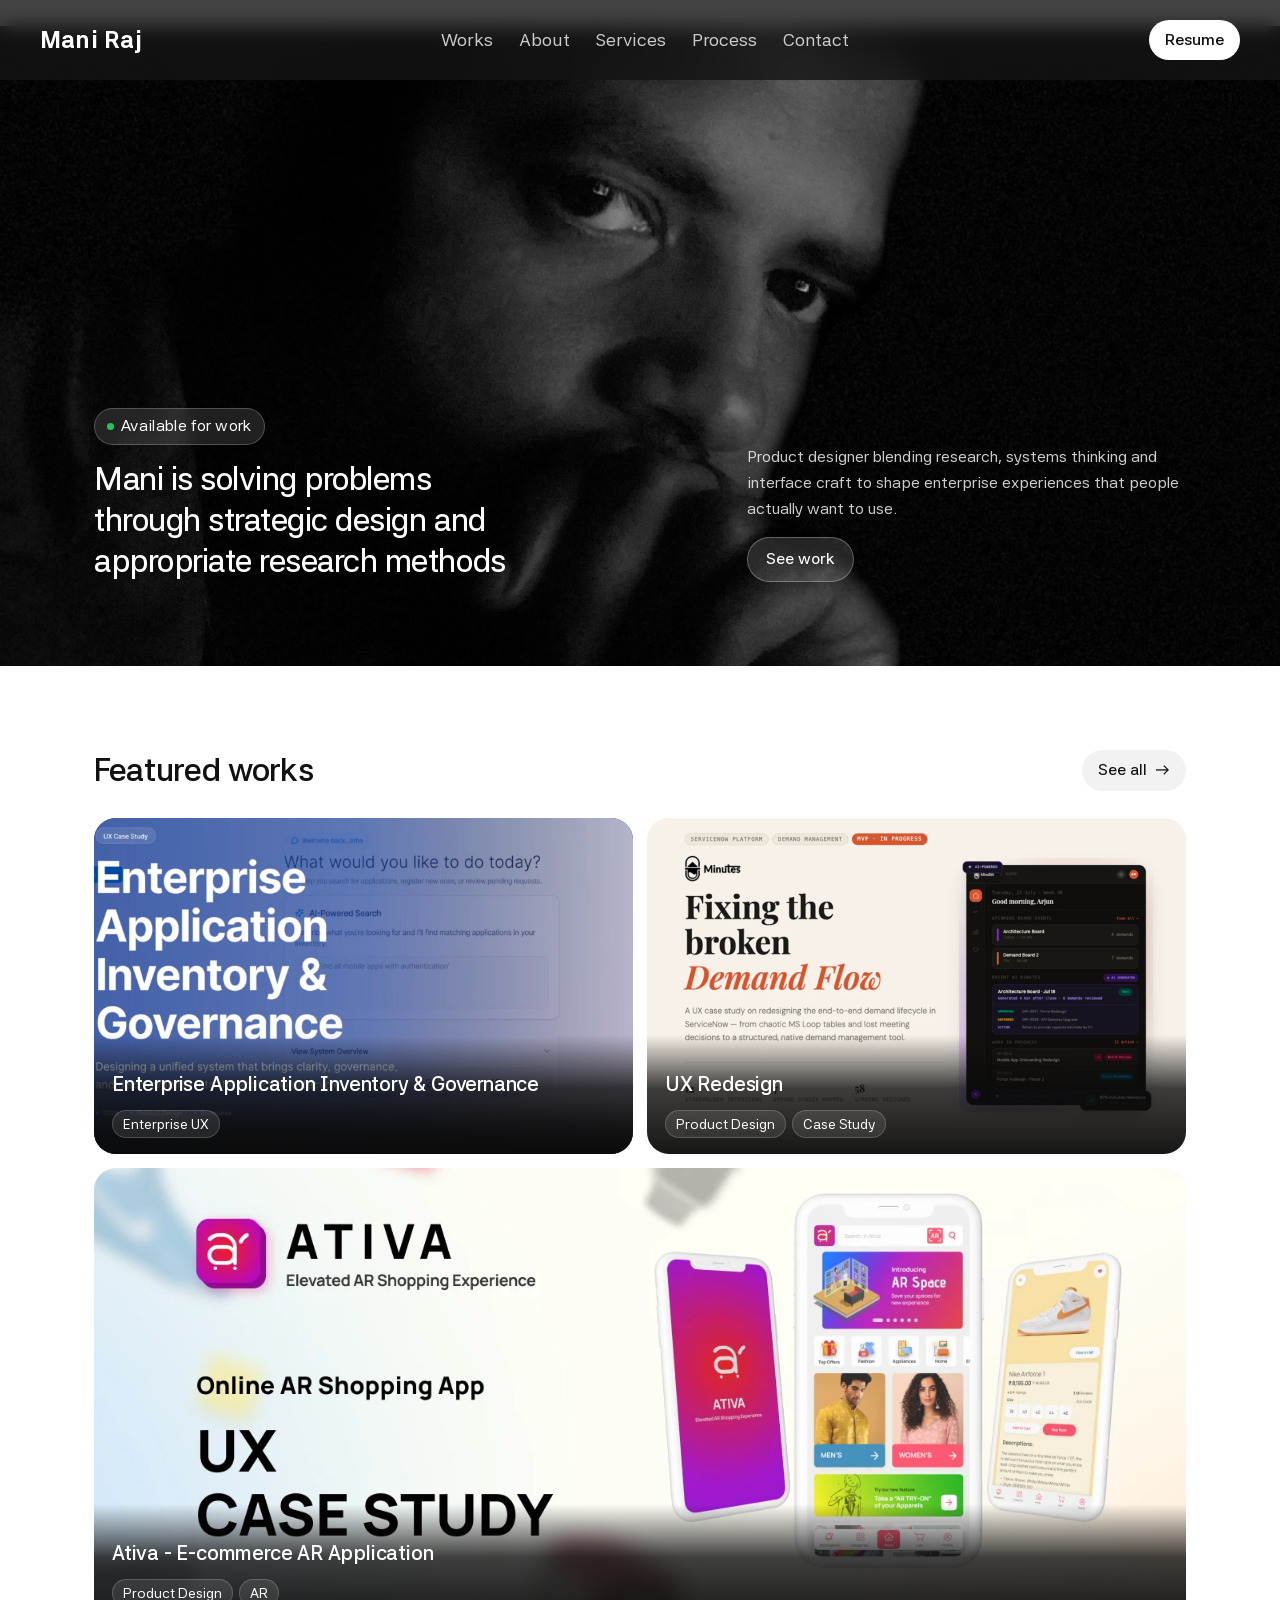
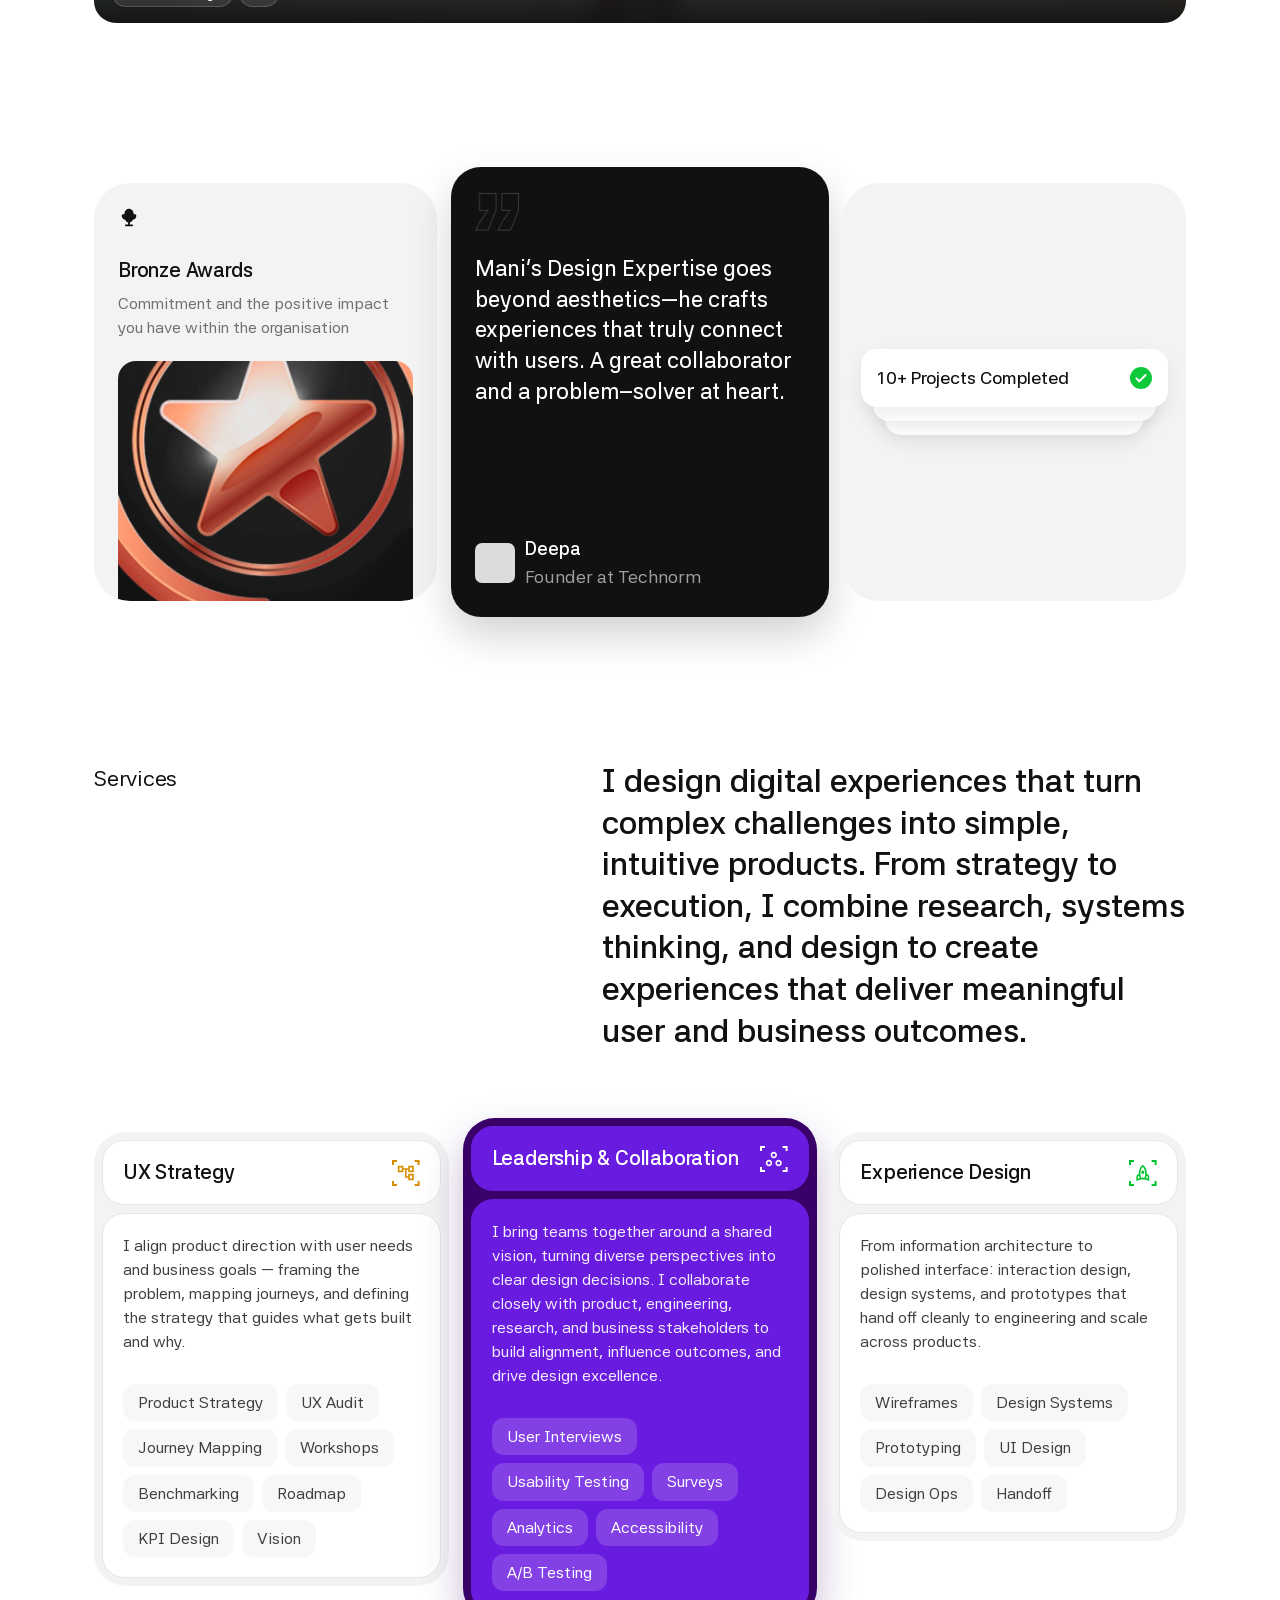
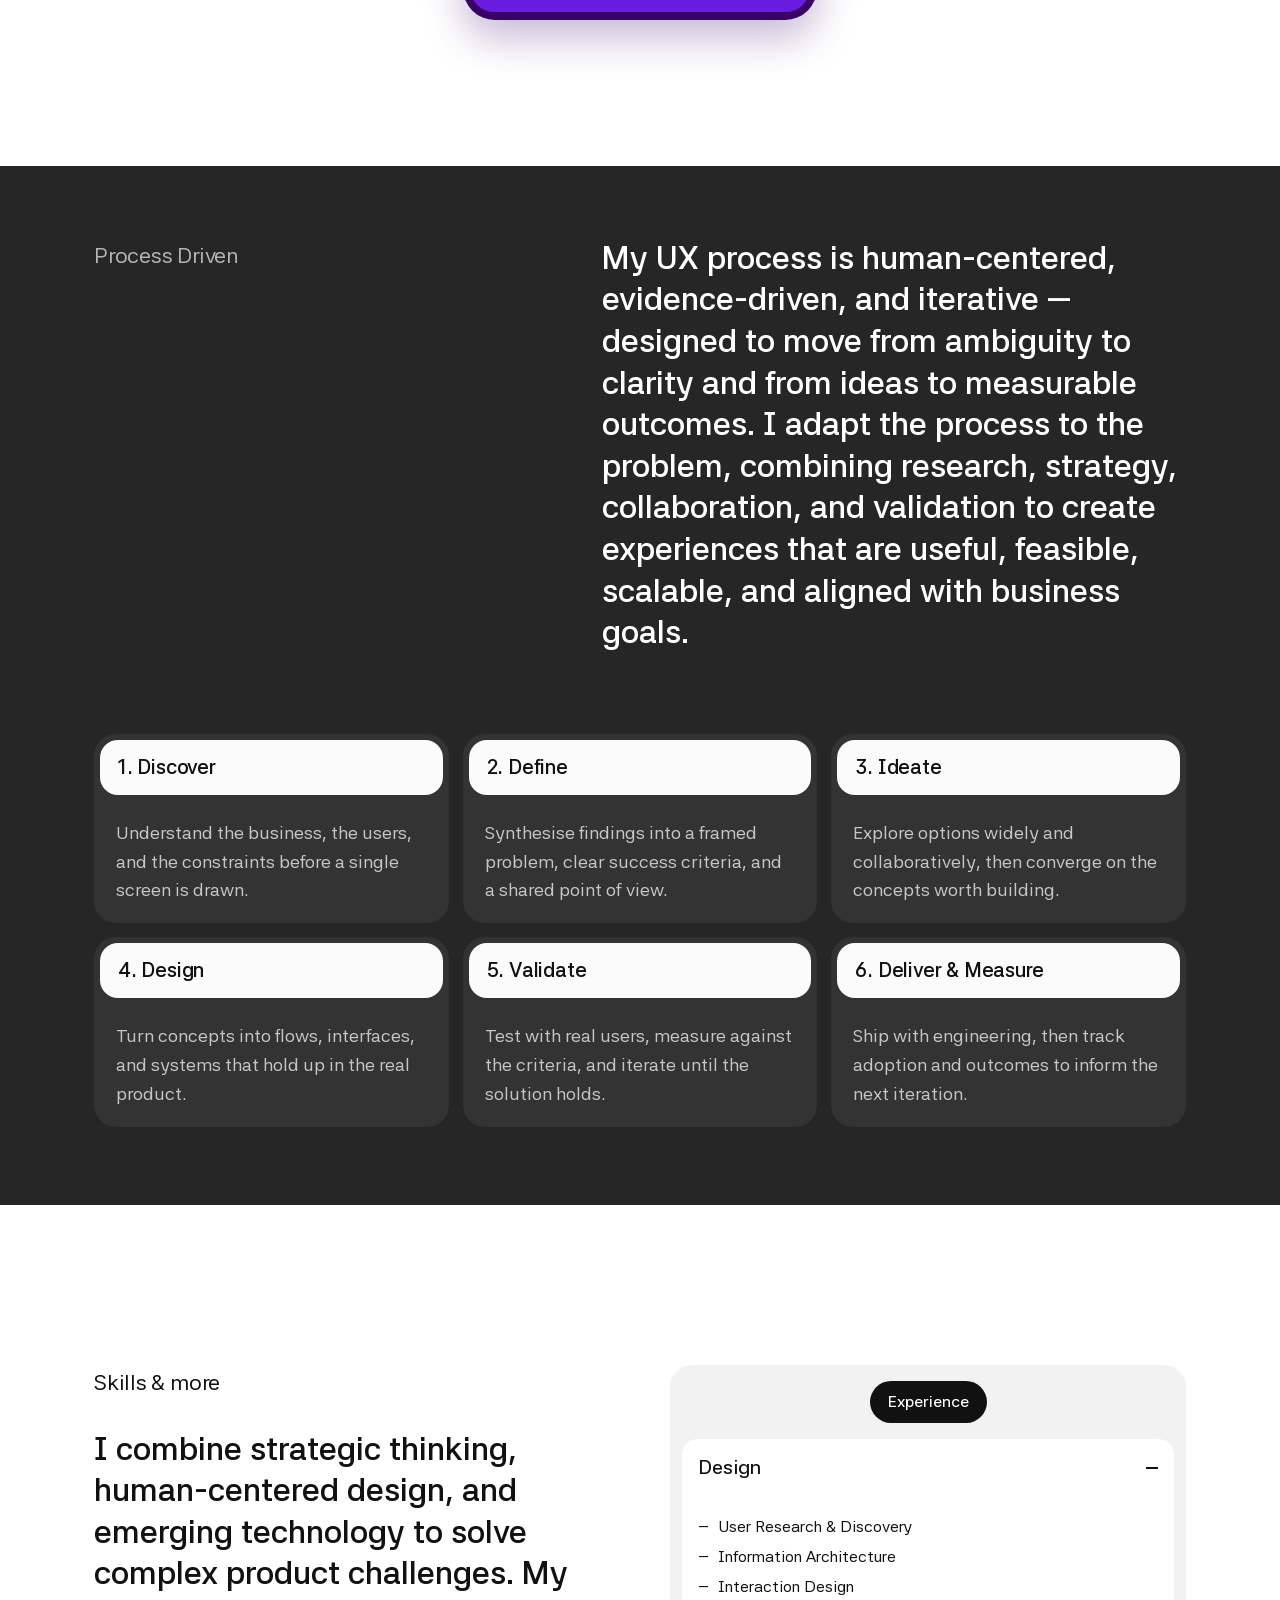
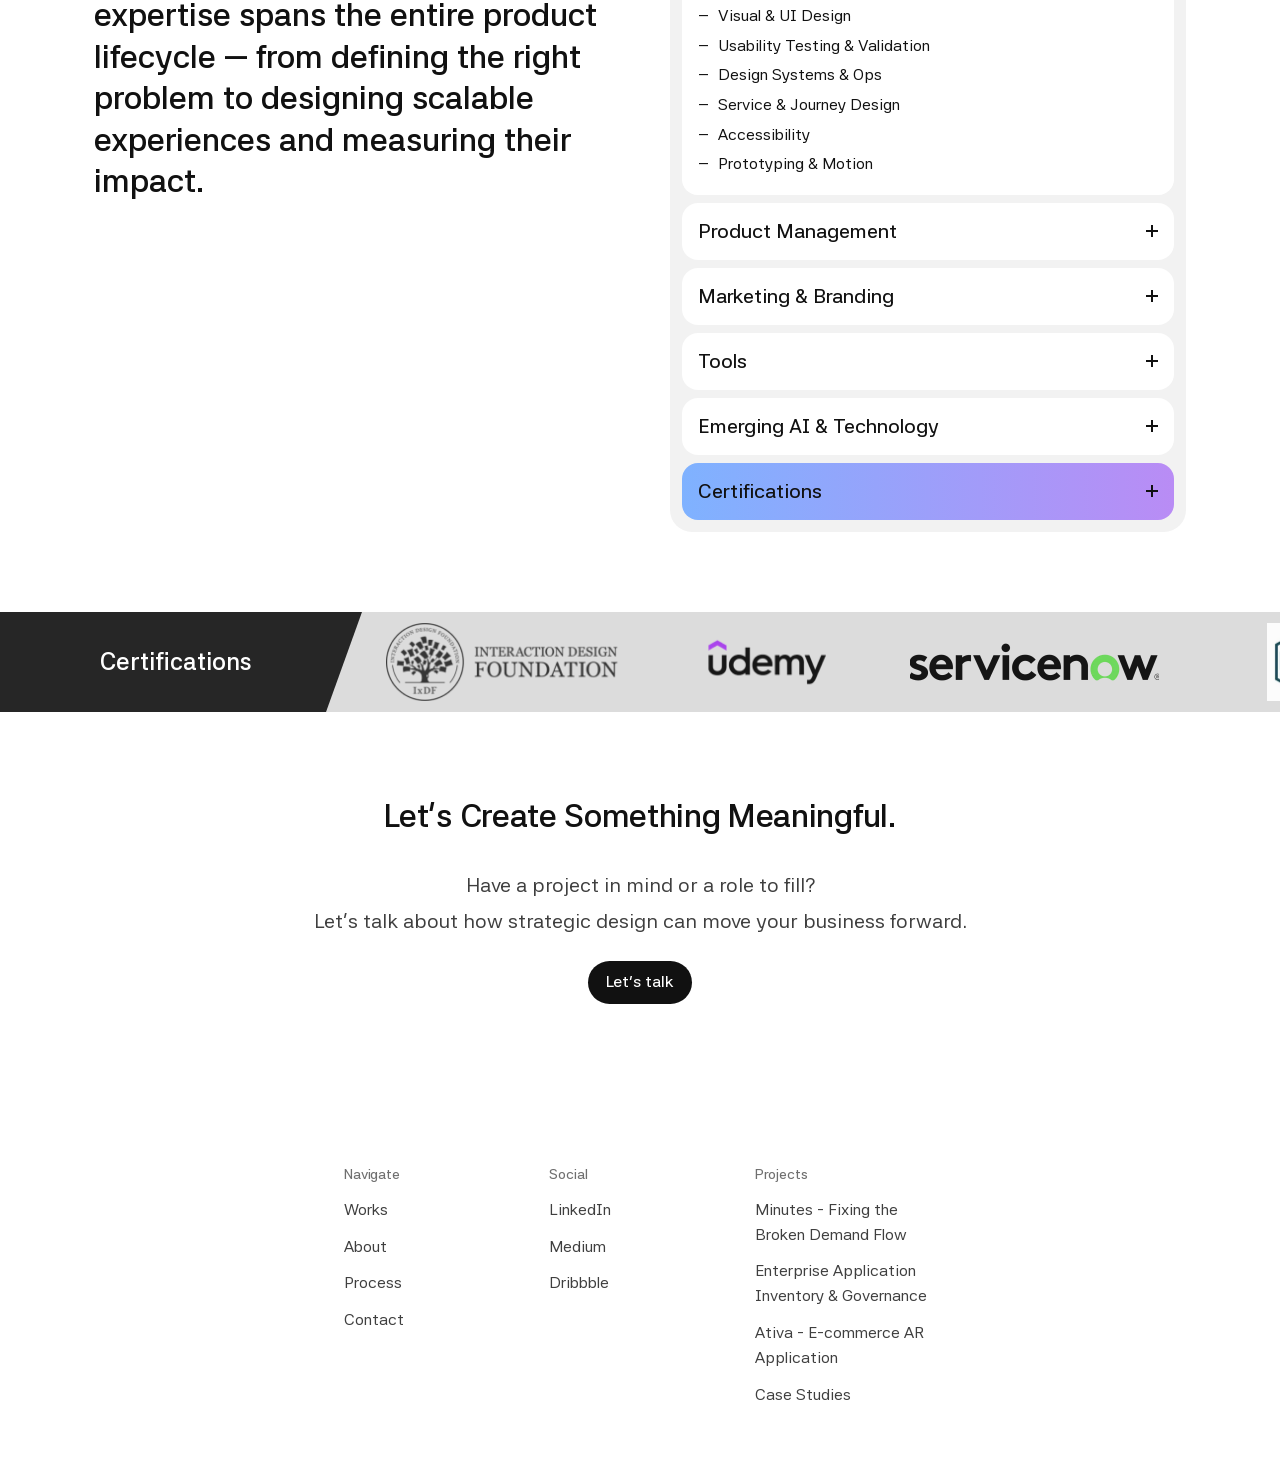
<file: portfolio/index.html>
<!DOCTYPE html>
<html lang="en">
<head>
<meta charset="utf-8" />
<meta name="viewport" content="width=device-width, initial-scale=1" />
<title>Mani Raj — UX Designer Portfolio</title>
<link rel="preconnect" href="https://fonts.googleapis.com" />
<link rel="preconnect" href="https://fonts.gstatic.com" crossorigin />
<link href="https://fonts.googleapis.com/css2?family=Asta+Sans:wght@300;400;500;600;700;800&display=swap" rel="stylesheet" />
<link rel="stylesheet" href="styles.css" />
</head>
<body>

<!-- ================= NAV ================= -->
<header class="nav">
  <div class="nav__inner">
    <a class="nav__logo" href="#">Mani Raj</a>
    <nav class="nav__links">
      <a href="works.html">Works</a>
      <a href="about.html">About</a>
      <a href="#services">Services</a>
      <a href="#process">Process</a>
      <a href="contact.html">Contact</a>
    </nav>
    <a class="nav__cta" href="assets/Mani_Raj_Resume.pdf" download>Resume</a>
  </div>
</header>

<!-- ================= HERO ================= -->
<section class="hero">
  <img class="hero__bg" src="assets/hero-portrait.png" alt="Portrait of Mani Raj" />
  <div class="hero__inner">
    <div class="hero__left">
      <span class="badge"><i class="dot"></i>Available for work</span>
      <h1 class="hero__title">Mani is solving problems<br />through strategic design and<br />appropriate research methods</h1>
    </div>
    <div class="hero__right">
      <p>Product designer blending research, systems thinking and interface craft to shape enterprise experiences that people actually want to use.</p>
      <a class="btn btn--ghost" href="works.html">See work</a>
    </div>
  </div>
</section>

<!-- ================= FEATURED WORKS ================= -->
<section class="works" id="work">
  <div class="container">
    <div class="works__head">
      <h2 class="section-title">Featured works</h2>
      <a class="pill" href="works.html">See all <span aria-hidden="true">→</span></a>
    </div>

    <div class="works__grid">
      <a class="work work--blue" href="project.html">
        <div class="work__art">
          <img src="assets/work-1.png" alt="Enterprise Application Inventory &amp; Governance case study cover" />
        </div>
        <div class="work__meta">
          <h3>Enterprise Application Inventory &amp; Governance</h3>
          <div class="chips">
            <span class="chip">Enterprise UX</span>
          </div>
        </div>
      </a>

      <a class="work work--cream" href="project.html">
        <div class="work__art">
          <img src="assets/work-2.png" alt="Fixing the broken Demand Flow case study cover" />
        </div>
        <div class="work__meta">
          <h3>UX Redesign</h3>
          <div class="chips">
            <span class="chip">Product Design</span>
            <span class="chip">Case Study</span>
          </div>
        </div>
      </a>

      <a class="work work--wide work--light" href="project.html">
        <div class="work__art">
          <img src="assets/work-ativa.png" alt="Ativa e-commerce AR application case study cover" />
        </div>
        <div class="work__meta">
          <h3>Ativa - E-commerce AR Application</h3>
          <div class="chips">
            <span class="chip">Product Design</span>
            <span class="chip">AR</span>
          </div>
        </div>
      </a>
    </div>
  </div>
</section>

<!-- ================= AWARDS / TESTIMONIAL ================= -->
<section class="awards" id="awards">
  <div class="container">
    <div class="awards__grid">
      <article class="card award">
        <span class="award__icon" aria-hidden="true">
          <svg viewBox="0 0 24 24" width="22" height="22" fill="currentColor"><path d="M12 2a5 5 0 0 1 5 5v1h1.5A1.5 1.5 0 0 1 20 9.5c0 2.2-1.6 4-3.7 4.4A5 5 0 0 1 13 16.9V19h2.5a1 1 0 1 1 0 2h-7a1 1 0 1 1 0-2H11v-2.1a5 5 0 0 1-3.3-3A5.01 5.01 0 0 1 4 9.5A1.5 1.5 0 0 1 5.5 8H7V7a5 5 0 0 1 5-5Z"/></svg>
        </span>
        <h3 class="award__title">Bronze Awards</h3>
        <p class="award__sub">Commitment and the positive impact you have within the organisation</p>
        <div class="award__art">
          <img src="assets/award.png" alt="Bronze award badge" />
        </div>
      </article>

      <article class="card card--dark quote">
        <img class="quote__mark" src="assets/quote-mark.png" alt="" aria-hidden="true" />
        <p class="quote__text">Mani&rsquo;s Design Expertise goes beyond aesthetics&mdash;he crafts experiences that truly connect with users. A great collaborator and a problem&ndash;solver at heart.</p>
        <div class="quote__author">
          <span class="avatar" aria-hidden="true"></span>
          <span>
            <strong>Deepa</strong>
            <em>Founder at Technorm</em>
          </span>
        </div>
      </article>

      <article class="card awards__aside stat" tabindex="0">
        <div class="stat__badge">
          <span class="stat__avatars">
            <img src="assets/avatar-1.svg" alt="" />
            <img src="assets/avatar-2.svg" alt="" />
            <img src="assets/avatar-3.svg" alt="" />
            <img src="assets/avatar-4.svg" alt="" />
          </span>
          Trusted by many
        </div>

        <div class="stat__stack">
          <div class="stat__row stat__row--lead">
            <span class="stat__label stat__label--collapsed">10+ Projects Completed</span>
            <span class="stat__label stat__label--expanded">10+ projects completed</span>
            <span class="stat__icon stat__icon--check" aria-hidden="true">
              <svg viewBox="0 0 24 24" width="22" height="22"><circle cx="12" cy="12" r="12" fill="currentColor"/><path d="M7 12.4l3.2 3.2L17 8.8" fill="none" stroke="#fff" stroke-width="2.2" stroke-linecap="round" stroke-linejoin="round"/></svg>
            </span>
          </div>
          <div class="stat__row">
            <span class="stat__label">11+ years of experiences</span>
            <span class="stat__emoji" aria-hidden="true">🚀</span>
          </div>
          <div class="stat__row">
            <span class="stat__label">10+ Enterprise Apps</span>
            <span class="stat__emoji" aria-hidden="true">🙂</span>
          </div>
        </div>
      </article>
    </div>
  </div>
</section>

<!-- ================= SERVICES ================= -->
<section class="services" id="services">
  <div class="container">
    <div class="split">
      <h2 class="eyebrow">Services</h2>
      <p class="lede">I design digital experiences that turn complex challenges into simple, intuitive products. From strategy to execution, I combine research, systems thinking, and design to create experiences that deliver meaningful user and business outcomes.</p>
    </div>

    <div class="services__grid">
      <article class="card service">
        <div class="service__head">
          <h3>UX Strategy</h3>
          <span class="service__icon service__icon--amber" aria-hidden="true">
            <svg width="28" height="26" viewBox="0 0 28 26" fill="none" xmlns="http://www.w3.org/2000/svg">
              <path d="M21.8 12.2V5.80005H16.2V8.20005H11.4V5.80005H5.80005V12.2H11.4V9.80005H13V17.8H16.2V20.2H21.8V13.8H16.2V16.2H14.6V9.80005H16.2V12.2H21.8ZM9.80005 10.6H7.40005V7.40005H9.80005V10.6ZM17.8 15.4H20.2V18.6H17.8V15.4ZM17.8 7.40005H20.2V10.6H17.8V7.40005Z" fill="#D78F01"/>
              <path d="M5 1H1V5" stroke="#D78F01" stroke-width="2"/>
              <path d="M26.6001 5V1L22.6001 1" stroke="#D78F01" stroke-width="2"/>
              <path d="M22.6001 25L26.6001 25L26.6001 21" stroke="#D78F01" stroke-width="2"/>
              <path d="M1 21L1 25L5 25" stroke="#D78F01" stroke-width="2"/>
              </svg>
          </span>
        </div>
        <div class="service__body">
<p>I align product direction with user needs and business goals — framing the problem, mapping journeys, and defining the strategy that guides what gets built and why.</p>
        <div class="chips">
          <span class="chip">Product Strategy</span><span class="chip">UX Audit</span>
          <span class="chip">Journey Mapping</span><span class="chip">Workshops</span>
          <span class="chip">Benchmarking</span><span class="chip">Roadmap</span>
          <span class="chip">KPI Design</span><span class="chip">Vision</span>
        </div>
</div>
      </article>

      <article class="card card--purple service">
        <div class="service__head">
          <h3>Leadership & Collaboration</h3>
          <span class="service__icon service__icon--purple" aria-hidden="true">
            <svg width="28" height="26" viewBox="0 0 28 26" fill="none" xmlns="http://www.w3.org/2000/svg">
              <path d="M9.00005 15.4C9.88005 15.4 10.6 16.12 10.6 17C10.6 17.88 9.88005 18.6 9.00005 18.6C8.12005 18.6 7.40005 17.88 7.40005 17C7.40005 16.12 8.12005 15.4 9.00005 15.4ZM9.00005 13.8C7.24005 13.8 5.80005 15.24 5.80005 17C5.80005 18.76 7.24005 20.2 9.00005 20.2C10.76 20.2 12.2 18.76 12.2 17C12.2 15.24 10.76 13.8 9.00005 13.8ZM13.8 7.40005C14.68 7.40005 15.4 8.12005 15.4 9.00005C15.4 9.88005 14.68 10.6 13.8 10.6C12.92 10.6 12.2 9.88005 12.2 9.00005C12.2 8.12005 12.92 7.40005 13.8 7.40005ZM13.8 5.80005C12.04 5.80005 10.6 7.24005 10.6 9.00005C10.6 10.76 12.04 12.2 13.8 12.2C15.56 12.2 17 10.76 17 9.00005C17 7.24005 15.56 5.80005 13.8 5.80005ZM18.6 15.4C19.48 15.4 20.2 16.12 20.2 17C20.2 17.88 19.48 18.6 18.6 18.6C17.72 18.6 17 17.88 17 17C17 16.12 17.72 15.4 18.6 15.4ZM18.6 13.8C16.84 13.8 15.4 15.24 15.4 17C15.4 18.76 16.84 20.2 18.6 20.2C20.36 20.2 21.8 18.76 21.8 17C21.8 15.24 20.36 13.8 18.6 13.8Z" fill="white"/>
              <path d="M5 1H1V5" stroke="white" stroke-width="2"/>
              <path d="M26.6001 5V1L22.6001 1" stroke="white" stroke-width="2"/>
              <path d="M22.6001 25L26.6001 25L26.6001 21" stroke="white" stroke-width="2"/>
              <path d="M1 21L1 25L5 25" stroke="white" stroke-width="2"/>
              </svg>
          </span>
        </div>
        <div class="service__body">
<p>I bring teams together around a shared vision, turning diverse perspectives into clear design decisions. I collaborate closely with product, engineering, research, and business stakeholders to build alignment, influence outcomes, and drive design excellence.</p>
        <div class="chips">
          <span class="chip">User Interviews</span><span class="chip">Usability Testing</span>
          <span class="chip">Surveys</span><span class="chip">Analytics</span>
          <span class="chip">Accessibility</span><span class="chip">A/B Testing</span>
        </div>
</div>
      </article>

      <article class="card service">
        <div class="service__head">
          <h3>Experience Design</h3>
          <span class="service__icon service__icon--green" aria-hidden="true">
            <svg width="28" height="26" viewBox="0 0 28 26" fill="none" xmlns="http://www.w3.org/2000/svg">
              <path d="M15.3999 12.2C15.3999 11.32 14.6799 10.6 13.7999 10.6C12.9199 10.6 12.1999 11.32 12.1999 12.2C12.1999 13.08 12.9199 13.8 13.7999 13.8C14.6799 13.8 15.3999 13.08 15.3999 12.2ZM10.5839 18C10.3519 17.28 10.1279 16.448 9.9759 15.6L8.9999 16.256V18.64L10.5839 18ZM13.7999 5C13.7999 5 17.7999 6.6 17.7999 13.8L19.4879 14.928C19.9359 15.224 20.1999 15.728 20.1999 16.256V21L16.1999 19.4H11.3999L7.3999 21V16.256C7.3999 15.72 7.6639 15.224 8.1119 14.928L9.7999 13.8C9.7999 6.6 13.7999 5 13.7999 5ZM13.7999 6.888C13.7999 6.888 11.3999 8.504 11.3999 13.8C11.3999 15.6 12.1999 17.8 12.1999 17.8H15.3999C15.3999 17.8 16.1999 15.6 16.1999 13.8C16.1999 8.504 13.7999 6.888 13.7999 6.888ZM18.5999 18.64V16.256L17.6239 15.608C17.4719 16.448 17.2479 17.288 17.0159 18.008L18.5999 18.64Z" fill="#00C42E"/>
              <path d="M5 1H1V5" stroke="#00C42E" stroke-width="2"/>
              <path d="M26.6001 5V1L22.6001 1" stroke="#00C42E" stroke-width="2"/>
              <path d="M22.6001 25L26.6001 25L26.6001 21" stroke="#00C42E" stroke-width="2"/>
              <path d="M1 21L1 25L5 25" stroke="#00C42E" stroke-width="2"/>
              </svg>
          </span>
        </div>
        <div class="service__body">
<p>From information architecture to polished interface: interaction design, design systems, and prototypes that hand off cleanly to engineering and scale across products.</p>
        <div class="chips">
          <span class="chip">Wireframes</span><span class="chip">Design Systems</span>
          <span class="chip">Prototyping</span><span class="chip">UI Design</span>
          <span class="chip">Design Ops</span><span class="chip">Handoff</span>
        </div>
</div>
      </article>
    </div>
  </div>
</section>

<!-- ================= PROCESS ================= -->
<section class="process" id="process">
  <div class="container">
    <div class="split">
      <h2 class="eyebrow eyebrow--light">Process Driven</h2>
      <p class="lede lede--light">My UX process is human-centered, evidence-driven, and iterative — designed to move from ambiguity to clarity and from ideas to measurable outcomes. I adapt the process to the problem, combining research, strategy, collaboration, and validation to create experiences that are useful, feasible, scalable, and aligned with business goals.</p>
    </div>

    <div class="process__grid">
      <article class="step">
        <h3 class="step__title">1. Discover</h3>
        <p>Understand the business, the users, and the constraints before a single screen is drawn.</p>
      </article>
      <article class="step">
        <h3 class="step__title">2. Define</h3>
        <p>Synthesise findings into a framed problem, clear success criteria, and a shared point of view.</p>
      </article>
      <article class="step">
        <h3 class="step__title">3. Ideate</h3>
        <p>Explore options widely and collaboratively, then converge on the concepts worth building.</p>
      </article>
      <article class="step">
        <h3 class="step__title">4. Design</h3>
        <p>Turn concepts into flows, interfaces, and systems that hold up in the real product.</p>
      </article>
      <article class="step">
        <h3 class="step__title">5. Validate</h3>
        <p>Test with real users, measure against the criteria, and iterate until the solution holds.</p>
      </article>
      <article class="step">
        <h3 class="step__title">6. Deliver &amp; Measure</h3>
        <p>Ship with engineering, then track adoption and outcomes to inform the next iteration.</p>
      </article>
    </div>
  </div>
</section>

<!-- ================= EXPERIENCE / CERTIFICATIONS ================= -->
<section class="experience" id="about">
  <div class="container">
    <div class="experience__grid">
      <div class="experience__copy">
        <h2 class="eyebrow">Skills &amp; more</h2>
        <p class="lede">I combine strategic thinking, human-centered design, and emerging technology to solve complex product challenges. My expertise spans the entire product lifecycle — from defining the right problem to designing scalable experiences and measuring their impact.</p>
        
      </div>

      <div class="panel">
        <div class="panel__top"><span class="btn btn--dark">Experience</span></div>

        <div class="acc">
          <button class="acc__head" type="button" aria-expanded="true" aria-controls="acc-design">
            <span>Design</span>
            <span class="acc__sign" aria-hidden="true"></span>
          </button>
          <div class="acc__body" id="acc-design">
            <ul class="panel__list">
              <li>User Research &amp; Discovery</li>
              <li>Information Architecture</li>
              <li>Interaction Design</li>
              <li>Visual &amp; UI Design</li>
              <li>Usability Testing &amp; Validation</li>
              <li>Design Systems &amp; Ops</li>
              <li>Service &amp; Journey Design</li>
              <li>Accessibility</li>
              <li>Prototyping &amp; Motion</li>
            </ul>
          </div>
        </div>

        <div class="acc">
          <button class="acc__head" type="button" aria-expanded="false" aria-controls="acc-product">
            <span>Product Management</span>
            <span class="acc__sign" aria-hidden="true"></span>
          </button>
          <div class="acc__body" id="acc-product" hidden>
            <ul class="panel__list">
              <li>Product Discovery &amp; Framing</li>
              <li>Roadmapping &amp; Prioritisation</li>
              <li>Stakeholder Alignment</li>
              <li>Requirement Definition</li>
              <li>Metrics &amp; Outcome Tracking</li>
            </ul>
          </div>
        </div>

        <div class="acc">
          <button class="acc__head" type="button" aria-expanded="false" aria-controls="acc-marketing">
            <span>Marketing &amp; Branding</span>
            <span class="acc__sign" aria-hidden="true"></span>
          </button>
          <div class="acc__body" id="acc-marketing" hidden>
            <ul class="panel__list">
              <li>Brand Identity &amp; Guidelines</li>
              <li>Positioning &amp; Messaging</li>
              <li>Campaign Design</li>
              <li>Content &amp; Storytelling</li>
              <li>Landing Page Design</li>
            </ul>
          </div>
        </div>

        <div class="acc">
          <button class="acc__head" type="button" aria-expanded="false" aria-controls="acc-tools">
            <span>Tools</span>
            <span class="acc__sign" aria-hidden="true"></span>
          </button>
          <div class="acc__body" id="acc-tools" hidden>
            <ul class="panel__list">
              <li>Figma &amp; FigJam</li>
              <li>Adobe Creative Suite</li>
              <li>Miro</li>
              <li>Maze &amp; UserTesting</li>
              <li>Jira &amp; Confluence</li>
            </ul>
          </div>
        </div>

        <div class="acc">
          <button class="acc__head" type="button" aria-expanded="false" aria-controls="acc-ai">
            <span>Emerging AI &amp; Technology</span>
            <span class="acc__sign" aria-hidden="true"></span>
          </button>
          <div class="acc__body" id="acc-ai" hidden>
            <ul class="panel__list">
              <li>AI-assisted Design Workflows</li>
              <li>Conversational &amp; Prompt Design</li>
              <li>Generative UI Exploration</li>
              <li>AR / VR Experiences</li>
              <li>Design Automation</li>
            </ul>
          </div>
        </div>

        <div class="acc acc--gradient">
          <button class="acc__head" type="button" aria-expanded="false" aria-controls="acc-certs">
            <span>Certifications</span>
            <span class="acc__sign" aria-hidden="true"></span>
          </button>
          <div class="acc__body" id="acc-certs" hidden>
            <ul class="panel__list">
              <Li>Associate AI System Administrator - ServiceNow</li>
              <li>ServiceNow Fundamentals - ServiceNow</li>
              <li>Predictive Intelligence Fundamentals - ServiceNow</li>
              <li>UX Management: Strategy & Tactics - IxDF</li>
              <li>User Research: Methods & Best Practices - IxDF</li>
              <li>Human-Computer Interaction (HCI) - IxDF</li>
              <li>Mobile UX Design - IxDF</li>
              <li>Accessibility: How to Design for All - IxDF</li>
              <li>Become a UX Designer from Scratch - IxDF</li>
              <li>Complete Figma Megacourse — Beginner to Expert - Udemy</li>
              <li>Accessibility for UX Designers — WCAG 2.2 - Udemy</li>
              <li>ServiceNow Service Portal: Complete Guide - Udemy</li>
              <li>90-Minute UX Audit + UI Redesign - Udemy</li>

            </ul>
          </div>
        </div>
      </div>
    </div>
  </div>
</section>

<!-- ================= LOGO STRIP ================= -->
<section class="logos">
  <div class="logos__tag">Certifications</div>
  <div class="logos__track">
    <img src="assets/ixdf.png" alt="Interaction Design Foundation" />
    <img src="assets/Udemy.png" alt="Udemy logo placeholder" />
    <img src="assets/Servicenow.png" alt="ServiceNow logo placeholder" />
    <img src="assets/SAFe.png" alt="Certification badge placeholder" />
  </div>
</section>

<!-- ================= CTA ================= -->
<section class="cta" id="contact">
  <h2 class="cta__title">Let's Create Something Meaningful.</h2>
  <p class="cta__text">Have a project in mind or a role to fill?<br />Let's talk about how strategic design can move your business forward.</p>
  <a class="btn btn--dark" href="contact.html">Let's talk</a>
</section>

<!-- ================= FOOTER ================= -->
<footer class="footer">
  <div class="footer__inner">
    <div class="footer__col">
      <h4>Navigate</h4>
      <a href="works.html">Works</a>
      <a href="about.html">About</a>
      <a href="#process">Process</a>
      <a href="contact.html">Contact</a>
    </div>
    <div class="footer__col">
      <h4>Social</h4>
      <a href="#">LinkedIn</a>
      <a href="#">Medium</a>
      <a href="#">Dribbble</a>
    </div>
    <div class="footer__col">
      <h4>Projects</h4>
      <a href="project.html">Minutes - Fixing the Broken Demand Flow</a>
      <a href="project.html">Enterprise Application Inventory &amp; Governance</a>
      <a href="works.html">Ativa - E-commerce AR Application</a>
      <a href="works.html">Case Studies</a>
    </div>
  </div>
</footer>

<script src="accordion.js"></script>
<script src="motion.js"></script>

</body>
</html>
</file>
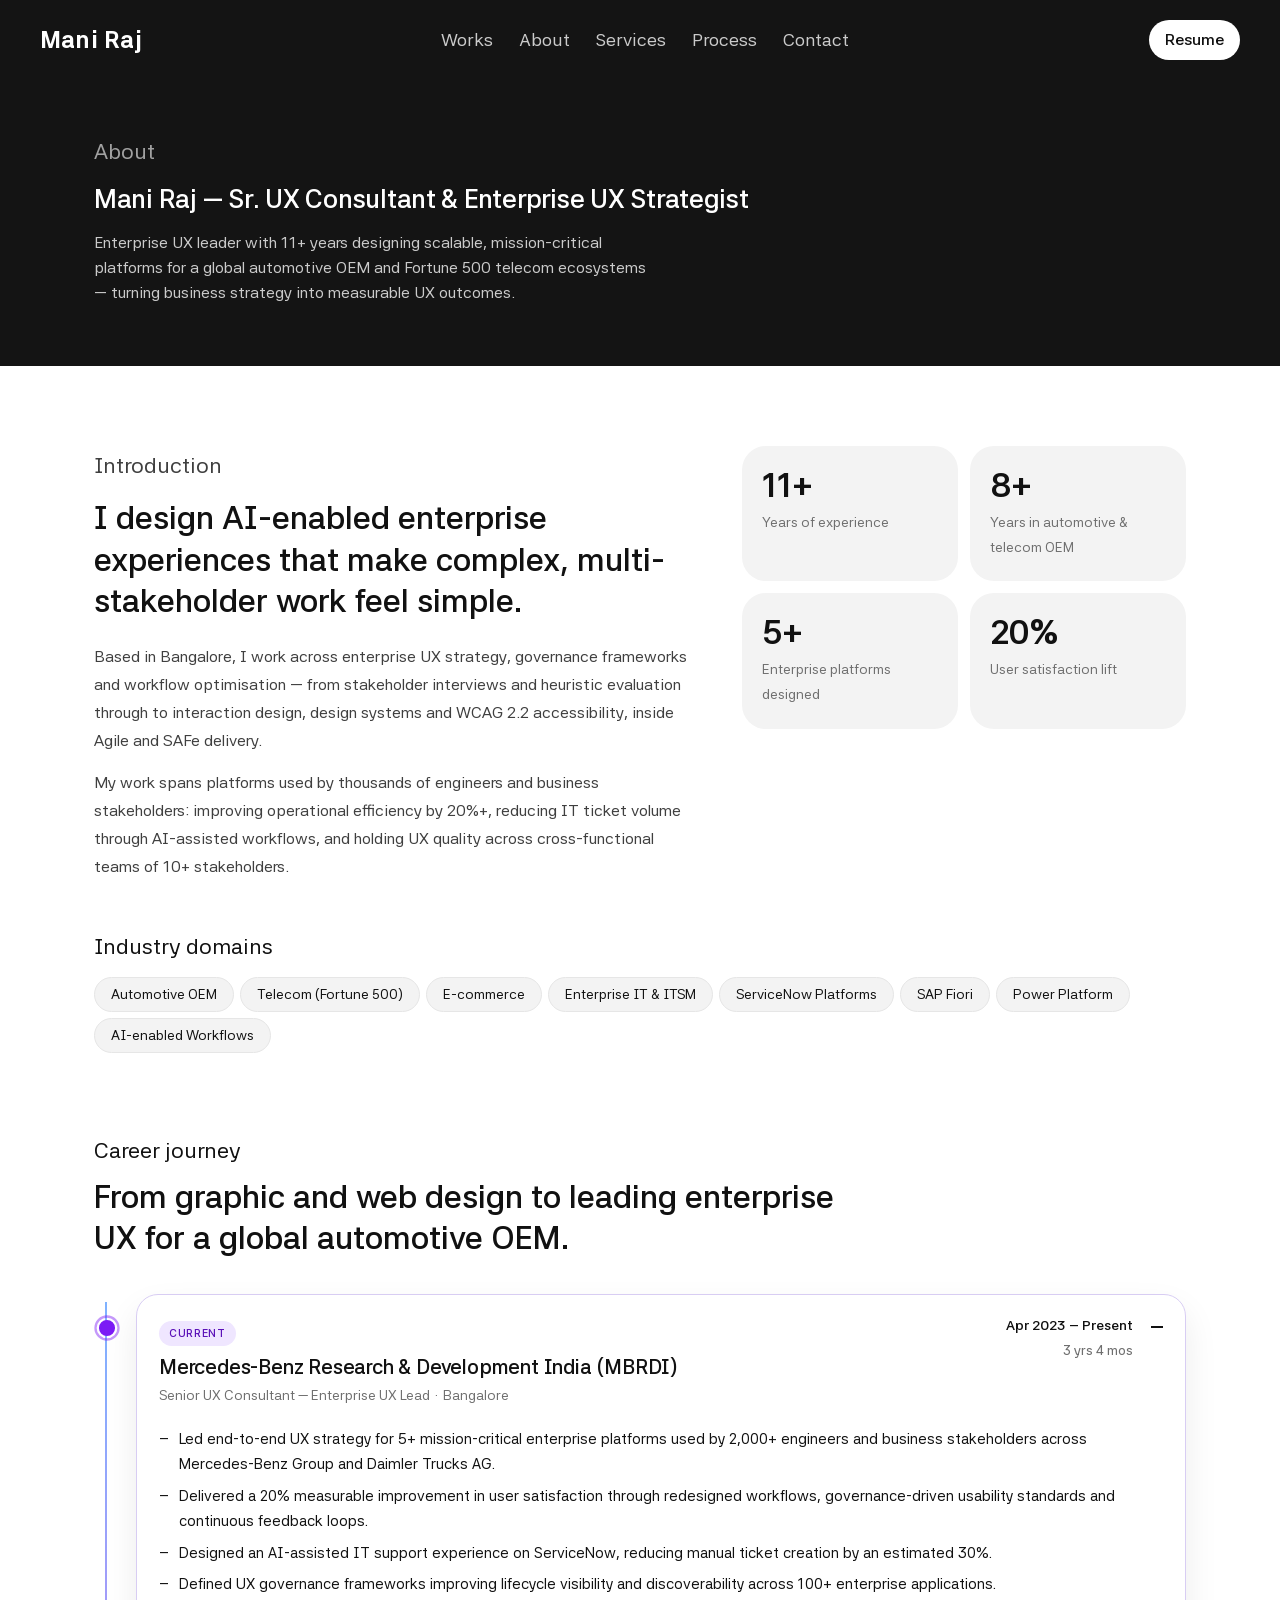
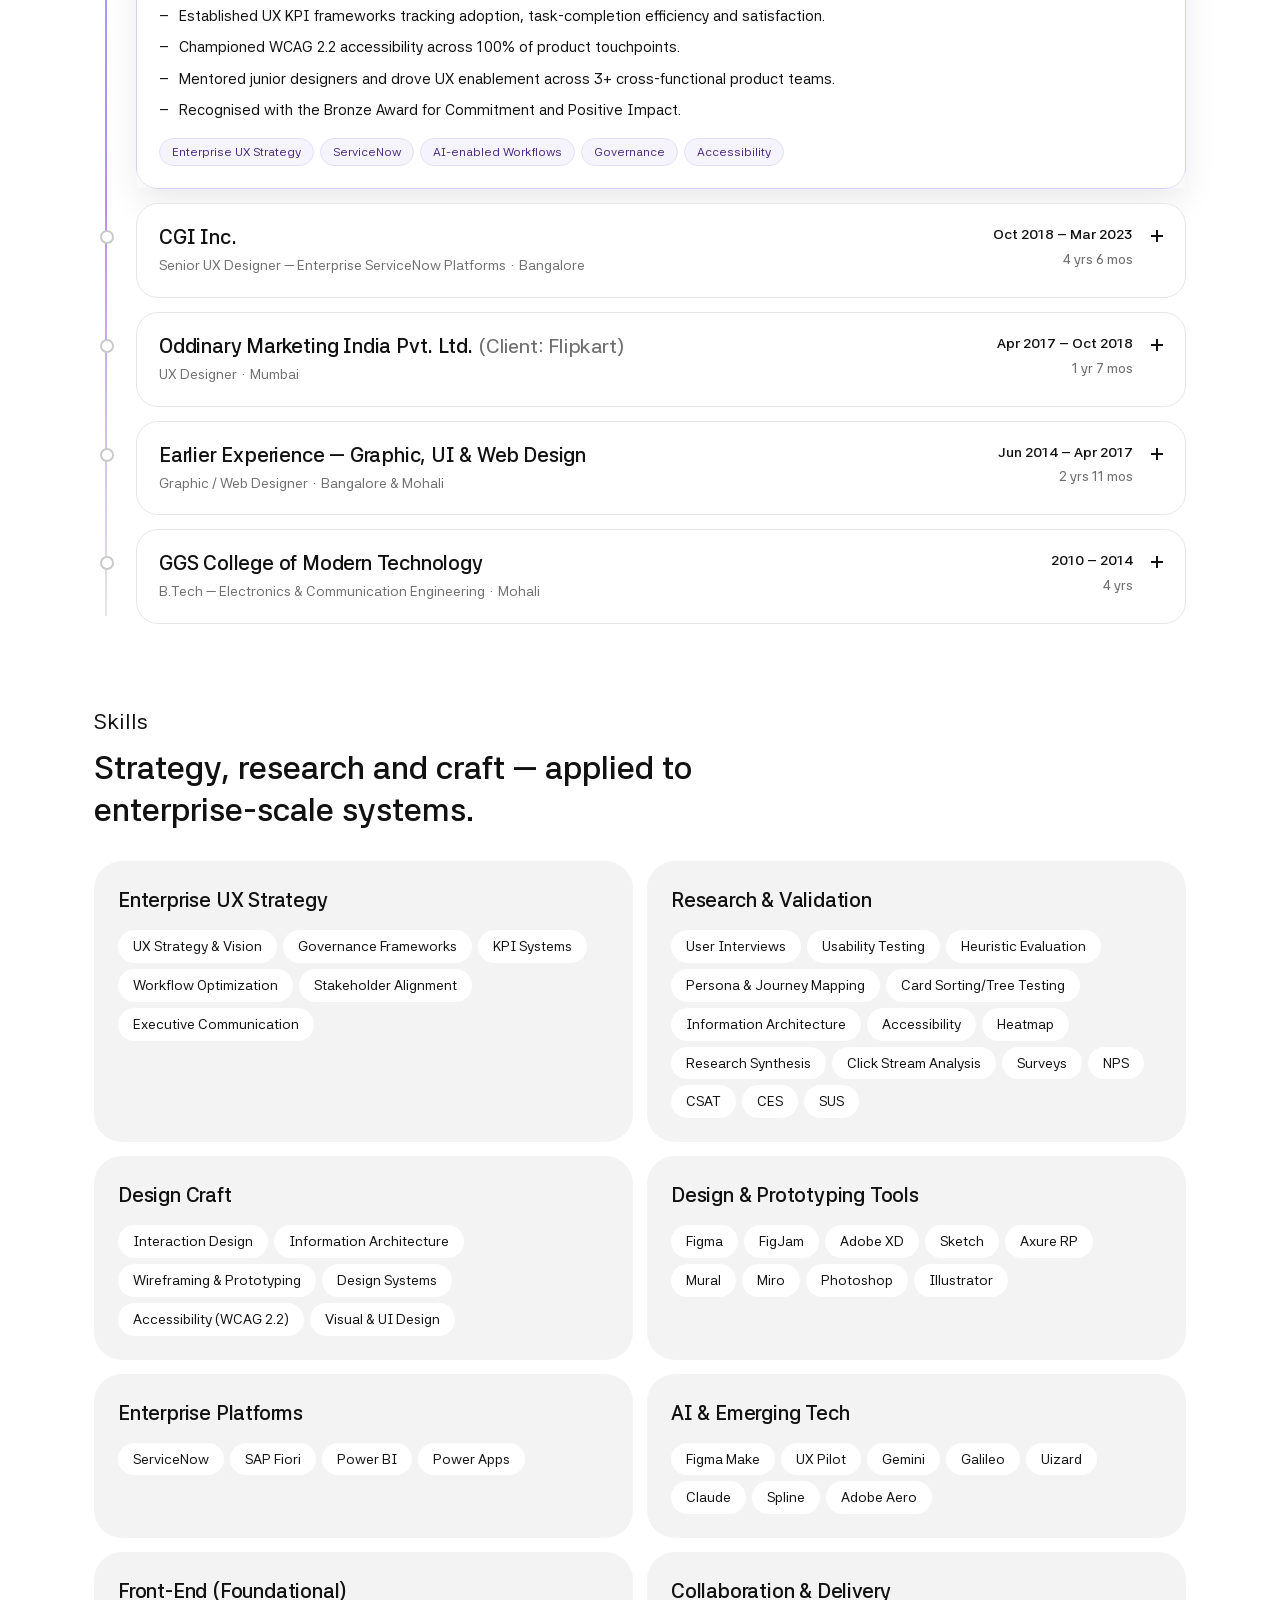
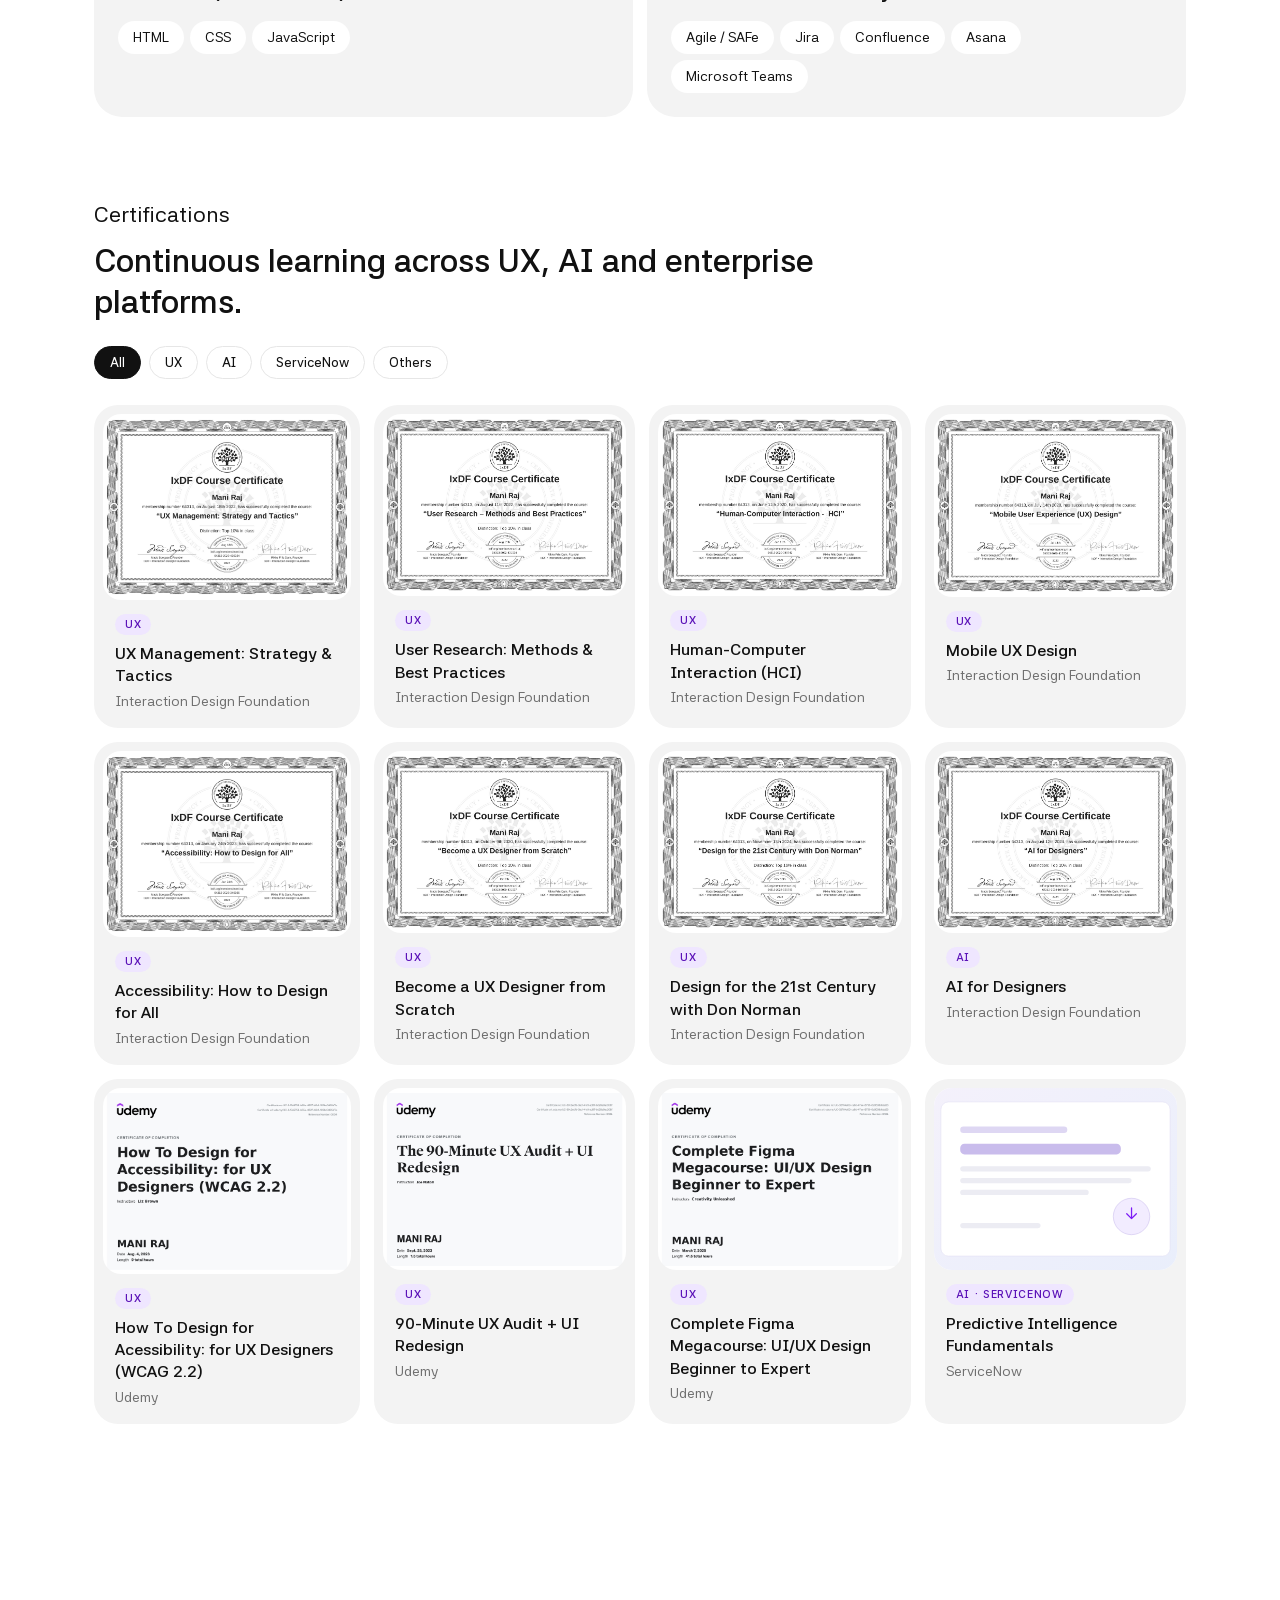
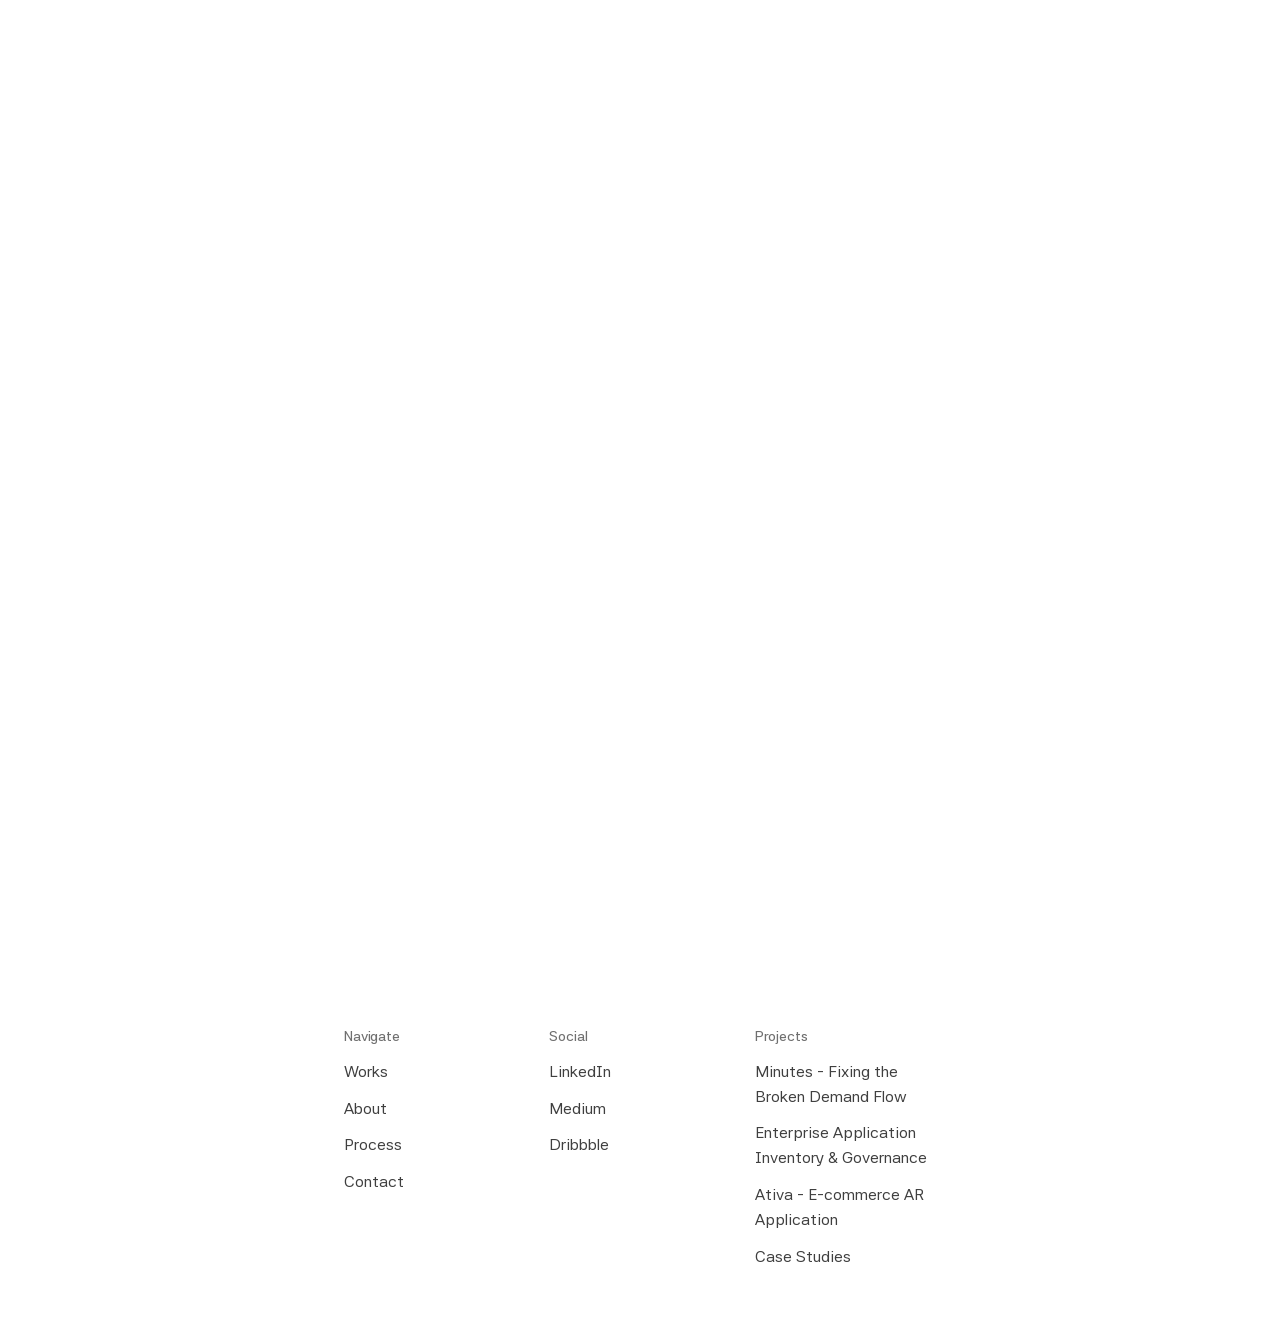
<file: portfolio/about.html>
<!DOCTYPE html>
<html lang="en">
<head>
<meta charset="utf-8" />
<meta name="viewport" content="width=device-width, initial-scale=1" />
<title>About — Mani Raj</title>
<link rel="preconnect" href="https://fonts.googleapis.com" />
<link rel="preconnect" href="https://fonts.gstatic.com" crossorigin />
<link href="https://fonts.googleapis.com/css2?family=Asta+Sans:wght@300;400;500;600;700;800&display=swap" rel="stylesheet" />
<link rel="stylesheet" href="styles.css" />
</head>
<body>

<header class="nav nav--solid">
  <div class="nav__inner">
    <a class="nav__logo" href="index.html">Mani Raj</a>
    <nav class="nav__links">
      <a href="works.html">Works</a>
      <a href="about.html">About</a>
      <a href="index.html#services">Services</a>
      <a href="index.html#process">Process</a>
      <a href="contact.html">Contact</a>
    </nav>
    <a class="nav__cta" href="assets/Mani_Raj_Resume.pdf" download>Resume</a>
  </div>
</header>

<!-- ================= PAGE HEAD ================= -->
<section class="page-head">
  <div class="container">
    <p class="eyebrow">About</p>
    <h1 class="page-head__title">Mani Raj — Sr. UX Consultant &amp; Enterprise UX Strategist</h1>
    <p class="page-head__lede">Enterprise UX leader with 11+ years designing scalable, mission-critical platforms for a global automotive OEM and Fortune 500 telecom ecosystems — turning business strategy into measurable UX outcomes.</p>
  </div>
</section>

<!-- ================= INTRO ================= -->
<section class="about">
  <div class="container">
    <div class="about__grid">
      <div class="about__copy">
        <p class="eyebrow">Introduction</p>
        <p class="lede">I design AI-enabled enterprise experiences that make complex, multi-stakeholder work feel simple.</p>
        <p>Based in Bangalore, I work across enterprise UX strategy, governance frameworks and workflow optimisation — from stakeholder interviews and heuristic evaluation through to interaction design, design systems and WCAG 2.2 accessibility, inside Agile and SAFe delivery.</p>
        <p>My work spans platforms used by thousands of engineers and business stakeholders: improving operational efficiency by 20%+, reducing IT ticket volume through AI-assisted workflows, and holding UX quality across cross-functional teams of 10+ stakeholders.</p>
      </div>

      <div class="about__facts">
        <div class="fact">
          <strong>11+</strong>
          <span>Years of experience</span>
        </div>
        <div class="fact">
          <strong>8+</strong>
          <span>Years in automotive &amp; telecom OEM</span>
        </div>
        <div class="fact">
          <strong>5+</strong>
          <span>Enterprise platforms designed</span>
        </div>
        <div class="fact">
          <strong>20%</strong>
          <span>User satisfaction lift</span>
        </div>
      </div>
    </div>

    <div class="domains">
      <p class="eyebrow">Industry domains</p>
      <div class="chips">
        <span class="chip">Automotive OEM</span>
        <span class="chip">Telecom (Fortune 500)</span>
        <span class="chip">E-commerce</span>
        <span class="chip">Enterprise IT &amp; ITSM</span>
        <span class="chip">ServiceNow Platforms</span>
        <span class="chip">SAP Fiori</span>
        <span class="chip">Power Platform</span>
        <span class="chip">AI-enabled Workflows</span>
      </div>
    </div>
  </div>
</section>

<!-- ================= CAREER JOURNEY ================= -->
<section class="journey" id="journey">
  <div class="container">
    <div class="journey__head">
      <p class="eyebrow">Career journey</p>
      <p class="lede">From graphic and web design to leading enterprise UX for a global automotive OEM.</p>
    </div>

    <div class="journey__map">
      <span class="journey__line" aria-hidden="true"></span>

      <!-- 1 — current -->
      <div class="jitem acc is-current">
        <span class="jitem__node" aria-hidden="true"></span>
        <button class="acc__head jitem__head" type="button" aria-expanded="true" aria-controls="j-mbrdi">
          <span class="jitem__headings">
            <span class="jitem__badge">Current</span>
            <span class="jitem__company">Mercedes-Benz Research &amp; Development India (MBRDI)</span>
            <span class="jitem__role">Senior UX Consultant — Enterprise UX Lead · Bangalore</span>
          </span>
          <span class="jitem__when">
            <span class="jitem__range">Apr 2023 – Present</span>
            <span class="jitem__duration">3 yrs 4 mos</span>
          </span>
          <span class="acc__sign" aria-hidden="true"></span>
        </button>
        <div class="acc__body jitem__body" id="j-mbrdi">
          <ul class="panel__list">
            <li>Led end-to-end UX strategy for 5+ mission-critical enterprise platforms used by 2,000+ engineers and business stakeholders across Mercedes-Benz Group and Daimler Trucks AG.</li>
            <li>Delivered a 20% measurable improvement in user satisfaction through redesigned workflows, governance-driven usability standards and continuous feedback loops.</li>
            <li>Designed an AI-assisted IT support experience on ServiceNow, reducing manual ticket creation by an estimated 30%.</li>
            <li>Defined UX governance frameworks improving lifecycle visibility and discoverability across 100+ enterprise applications.</li>
            <li>Established UX KPI frameworks tracking adoption, task-completion efficiency and satisfaction.</li>
            <li>Championed WCAG 2.2 accessibility across 100% of product touchpoints.</li>
            <li>Mentored junior designers and drove UX enablement across 3+ cross-functional product teams.</li>
            <li>Recognised with the Bronze Award for Commitment and Positive Impact.</li>
          </ul>
          <div class="chips jitem__chips">
            <span class="chip">Enterprise UX Strategy</span>
            <span class="chip">ServiceNow</span>
            <span class="chip">AI-enabled Workflows</span>
            <span class="chip">Governance</span>
            <span class="chip">Accessibility</span>
          </div>
        </div>
      </div>

      <!-- 2 -->
      <div class="jitem acc">
        <span class="jitem__node" aria-hidden="true"></span>
        <button class="acc__head jitem__head" type="button" aria-expanded="false" aria-controls="j-cgi">
          <span class="jitem__headings">
            <span class="jitem__company">CGI Inc.</span>
            <span class="jitem__role">Senior UX Designer — Enterprise ServiceNow Platforms · Bangalore</span>
          </span>
          <span class="jitem__when">
            <span class="jitem__range">Oct 2018 – Mar 2023</span>
            <span class="jitem__duration">4 yrs 6 mos</span>
          </span>
          <span class="acc__sign" aria-hidden="true"></span>
        </button>
        <div class="acc__body jitem__body" id="j-cgi" hidden>
          <ul class="panel__list">
            <li>Led UX strategy and execution for ServiceNow Customer Service Management implementations serving AT&amp;T, a Fortune 500 telecom with 200M+ customers.</li>
            <li>Designed scalable, modular workflow systems improving cross-department collaboration across 6+ enterprise releases.</li>
            <li>Ran end-to-end research — requirements gathering, wireframing, interactive prototyping, stakeholder workshops and usability testing.</li>
            <li>Delivered research-backed information architecture and interaction models for complex service ecosystems.</li>
            <li>Collaborated with SAP Fiori and AngularJS teams to hold consistent, accessible enterprise design standards.</li>
            <li>Facilitated UX workshops and critiques, mentoring designers across 4+ delivery units.</li>
          </ul>
          <div class="chips jitem__chips">
            <span class="chip">ServiceNow CSM</span>
            <span class="chip">Workflow Design</span>
            <span class="chip">SAP Fiori</span>
            <span class="chip">Usability Testing</span>
          </div>
        </div>
      </div>

      <!-- 3 -->
      <div class="jitem acc">
        <span class="jitem__node" aria-hidden="true"></span>
        <button class="acc__head jitem__head" type="button" aria-expanded="false" aria-controls="j-oddinary">
          <span class="jitem__headings">
            <span class="jitem__company">Oddinary Marketing India Pvt. Ltd. <em>(Client: Flipkart)</em></span>
            <span class="jitem__role">UX Designer · Mumbai</span>
          </span>
          <span class="jitem__when">
            <span class="jitem__range">Apr 2017 – Oct 2018</span>
            <span class="jitem__duration">1 yr 7 mos</span>
          </span>
          <span class="acc__sign" aria-hidden="true"></span>
        </button>
        <div class="acc__body jitem__body" id="j-oddinary" hidden>
          <ul class="panel__list">
            <li>Owned UX quality and creative direction for Flipkart's Mobiles category across web, app and mobile breakpoints.</li>
            <li>Led a 4-person design team delivering 50+ campaign and sales creatives per quarter with consistent brand and UX standards.</li>
            <li>Coordinated with sales, product and marketing to ship high-priority campaign assets against tight deadlines.</li>
          </ul>
          <div class="chips jitem__chips">
            <span class="chip">E-commerce</span>
            <span class="chip">Creative Direction</span>
            <span class="chip">Team Leadership</span>
          </div>
        </div>
      </div>

      <!-- 4 -->
      <div class="jitem acc">
        <span class="jitem__node" aria-hidden="true"></span>
        <button class="acc__head jitem__head" type="button" aria-expanded="false" aria-controls="j-early">
          <span class="jitem__headings">
            <span class="jitem__company">Earlier Experience — Graphic, UI &amp; Web Design</span>
            <span class="jitem__role">Graphic / Web Designer · Bangalore &amp; Mohali</span>
          </span>
          <span class="jitem__when">
            <span class="jitem__range">Jun 2014 – Apr 2017</span>
            <span class="jitem__duration">2 yrs 11 mos</span>
          </span>
          <span class="acc__sign" aria-hidden="true"></span>
        </button>
        <div class="acc__body jitem__body" id="j-early" hidden>
          <ul class="panel__list">
            <li>Cravan Craft · White Orange Works Media · Nimble Solution · Weblance.</li>
            <li>Built a foundation in responsive UI design, WordPress, front-end development (HTML/CSS) and print and digital media across B2B and B2C clients.</li>
            <li>Managed client communication, design QA and developer collaboration across concurrent projects.</li>
          </ul>
          <div class="chips jitem__chips">
            <span class="chip">UI Design</span>
            <span class="chip">HTML / CSS</span>
            <span class="chip">Brand &amp; Print</span>
          </div>
        </div>
      </div>

      <!-- 5 -->
      <div class="jitem acc">
        <span class="jitem__node" aria-hidden="true"></span>
        <button class="acc__head jitem__head" type="button" aria-expanded="false" aria-controls="j-edu">
          <span class="jitem__headings">
            <span class="jitem__company">GGS College of Modern Technology</span>
            <span class="jitem__role">B.Tech — Electronics &amp; Communication Engineering · Mohali</span>
          </span>
          <span class="jitem__when">
            <span class="jitem__range">2010 – 2014</span>
            <span class="jitem__duration">4 yrs</span>
          </span>
          <span class="acc__sign" aria-hidden="true"></span>
        </button>
        <div class="acc__body jitem__body" id="j-edu" hidden>
          <ul class="panel__list">
            <li>Bachelor of Technology in Electronics &amp; Communication Engineering.</li>
            <li>Where the engineering mindset behind my systems-thinking approach to design started.</li>
          </ul>
        </div>
      </div>

    </div>
  </div>
</section>

<!-- ================= SKILLS ================= -->
<section class="skillsx" id="skills">
  <div class="container">
    <div class="skillsx__head">
      <p class="eyebrow">Skills</p>
      <p class="lede">Strategy, research and craft — applied to enterprise-scale systems.</p>
    </div>

    <div class="skillsx__grid">
      <div class="skillcard">
        <h3>Enterprise UX Strategy</h3>
        <div class="chips">
          <span class="chip">UX Strategy &amp; Vision</span>
          <span class="chip">Governance Frameworks</span>
          <span class="chip">KPI Systems</span>
          <span class="chip">Workflow Optimization</span>
          <span class="chip">Stakeholder Alignment</span>
          <span class="chip">Executive Communication</span>
        </div>
      </div>

      <div class="skillcard">
        <h3>Research &amp; Validation</h3>
        <div class="chips">
          <span class="chip">User Interviews</span>
          <span class="chip">Usability Testing</span>
          <span class="chip">Heuristic Evaluation</span>
          <span class="chip">Persona &amp; Journey Mapping</span>
          <span class="chip">Card Sorting/Tree Testing</span>
          <span class="chip">Information Architecture</span>
          <span class="chip">Accessibility</span>
          <span class="chip">Heatmap</span>
          <span class="chip">Research Synthesis</span>
          <span class="chip">Click Stream Analysis</span>
          <span class="chip">Surveys</span>
          <span class="chip">NPS</span>
          <span class="chip">CSAT</span>
          <span class="chip">CES</span>
          <span class="chip">SUS</span>
        </div>
      </div>

      <div class="skillcard">
        <h3>Design Craft</h3>
        <div class="chips">
          <span class="chip">Interaction Design</span>
          <span class="chip">Information Architecture</span>
          <span class="chip">Wireframing &amp; Prototyping</span>
          <span class="chip">Design Systems</span>
          <span class="chip">Accessibility (WCAG 2.2)</span>
          <span class="chip">Visual &amp; UI Design</span>
        </div>
      </div>

      <div class="skillcard">
        <h3>Design &amp; Prototyping Tools</h3>
        <div class="chips">
          <span class="chip">Figma</span>
          <span class="chip">FigJam</span>
          <span class="chip">Adobe XD</span>
          <span class="chip">Sketch</span>
          <span class="chip">Axure RP</span>
          <span class="chip">Mural</span>
          <span class="chip">Miro</span>
          <span class="chip">Photoshop</span>
          <span class="chip">Illustrator</span>
        </div>
      </div>

      <div class="skillcard">
        <h3>Enterprise Platforms</h3>
        <div class="chips">
          <span class="chip">ServiceNow</span>
          <span class="chip">SAP Fiori</span>
          <span class="chip">Power BI</span>
          <span class="chip">Power Apps</span>
        </div>
      </div>

      <div class="skillcard">
        <h3>AI &amp; Emerging Tech</h3>
        <div class="chips">
          <span class="chip">Figma Make</span>
          <span class="chip">UX Pilot</span>
          <span class="chip">Gemini</span>
          <span class="chip">Galileo</span>
          <span class="chip">Uizard</span>
          <span class="chip">Claude</span>
          <span class="chip">Spline</span>
          <span class="chip">Adobe Aero</span>
        </div>
      </div>

      <div class="skillcard">
        <h3>Front-End (Foundational)</h3>
        <div class="chips">
          <span class="chip">HTML</span>
          <span class="chip">CSS</span>
          <span class="chip">JavaScript</span>
        </div>
      </div>

      <div class="skillcard">
        <h3>Collaboration &amp; Delivery</h3>
        <div class="chips">
          <span class="chip">Agile / SAFe</span>
          <span class="chip">Jira</span>
          <span class="chip">Confluence</span>
          <span class="chip">Asana</span>
          <span class="chip">Microsoft Teams</span>
        </div>
      </div>
    </div>
  </div>
</section>

<!-- ================= CERTIFICATIONS ================= -->
<!-- ================= CERTIFICATIONS ================= -->
<section class="certs" id="certifications">
  <div class="container">
    <div class="certs__head">
      <p class="eyebrow">Certifications</p>
      <p class="lede">Continuous learning across UX, AI and enterprise platforms.</p>
    </div>

    <div class="certs__tabs" id="cert-tabs" role="group" aria-label="Filter certifications">
      <button type="button" class="topic is-active" data-cat="all" aria-pressed="true">All</button>
      <button type="button" class="topic" data-cat="ux" aria-pressed="false">UX</button>
      <button type="button" class="topic" data-cat="ai" aria-pressed="false">AI</button>
      <button type="button" class="topic" data-cat="servicenow" aria-pressed="false">ServiceNow</button>
      <button type="button" class="topic" data-cat="others" aria-pressed="false">Others</button>
    </div>

    <div class="certs__grid" id="cert-grid">

      <button type="button" class="cert" data-cat="ux"
        data-name="UX Management: Strategy &amp; Tactics"
        data-org="Interaction Design Foundation"
        data-date="18 Aug 2022"
        data-img="assets/certs/UX_Management-Strategy_and_Tactics.jpeg">
        <span class="cert__thumb"><img src="assets/certs/UX_Management-Strategy_and_Tactics.jpeg" alt="" /></span>
        <span class="cert__body">
          <span class="cert__tag">UX</span>
          <span class="cert__name">UX Management: Strategy &amp; Tactics</span>
          <span class="cert__org">Interaction Design Foundation</span>
        </span>
      </button>

      <button type="button" class="cert" data-cat="ux"
        data-name="User Research: Methods &amp; Best Practices"
        data-org="Interaction Design Foundation"
        data-date="11 Aug 2022"
        data-img="assets/certs/User_Research–Methods_and_Best_Practices.jpeg">
        <span class="cert__thumb"><img src="assets/certs/User_Research–Methods_and_Best_Practices.jpeg" alt="" /></span>
        <span class="cert__body">
          <span class="cert__tag">UX</span>
          <span class="cert__name">User Research: Methods &amp; Best Practices</span>
          <span class="cert__org">Interaction Design Foundation</span>
        </span>
      </button>

      <button type="button" class="cert" data-cat="ux"
        data-name="Human-Computer Interaction (HCI)"
        data-org="Interaction Design Foundation"
        data-date="11 June 2020"
        data-img="assets/certs/Human-Computer_Interaction-HCI.jpeg">
        <span class="cert__thumb"><img src="assets/certs/Human-Computer_Interaction-HCI.jpeg" alt="" /></span>
        <span class="cert__body">
          <span class="cert__tag">UX</span>
          <span class="cert__name">Human-Computer Interaction (HCI)</span>
          <span class="cert__org">Interaction Design Foundation</span>
        </span>
      </button>

      <button type="button" class="cert" data-cat="ux"
        data-name="Mobile UX Design"
        data-org="Interaction Design Foundation"
        data-date="14 Jul 2020"
        data-img="assets/certs/Mobile_User_Experience_(UX)_Design.jpeg">
        <span class="cert__thumb"><img src="assets/certs/Mobile_User_Experience_(UX)_Design.jpeg" alt="" /></span>
        <span class="cert__body">
          <span class="cert__tag">UX</span>
          <span class="cert__name">Mobile UX Design</span>
          <span class="cert__org">Interaction Design Foundation</span>
        </span>
      </button>

      <button type="button" class="cert" data-cat="ux"
        data-name="Accessibility: How to Design for All"
        data-org="Interaction Design Foundation"
        data-date="24 January 2023"
        data-img="assets/certs/Accessibility-How_to_Design_for_All.jpeg">
        <span class="cert__thumb"><img src="assets/certs/Accessibility-How_to_Design_for_All.jpeg" alt="" /></span>
        <span class="cert__body">
          <span class="cert__tag">UX</span>
          <span class="cert__name">Accessibility: How to Design for All</span>
          <span class="cert__org">Interaction Design Foundation</span>
        </span>
      </button>

      <button type="button" class="cert" data-cat="ux"
        data-name="Become a UX Designer from Scratch"
        data-org="Interaction Design Foundation"
        data-date="9 October 2020"
        data-img="assets/certs/Become_a_UX_D_signer_from_Scratch.jpeg">
        <span class="cert__thumb"><img src="assets/certs/Become_a_UX_D_signer_from_Scratch.jpeg" alt="" /></span>
        <span class="cert__body">
          <span class="cert__tag">UX</span>
          <span class="cert__name">Become a UX Designer from Scratch</span>
          <span class="cert__org">Interaction Design Foundation</span>
        </span>
      </button>

      <button type="button" class="cert" data-cat="ux"
        data-name="Design for the 21st Century with Don Norman"
        data-org="Interaction Design Foundation"
        data-date="13 November 2024"
        data-img="assets/certs/Design_for_the_21st_Century_with_Don_Norman.jpeg">
        <span class="cert__thumb"><img src="assets/certs/Design_for_the_21st_Century_with_Don_Norman.jpeg" alt="" /></span>
        <span class="cert__body">
          <span class="cert__tag">UX</span>
          <span class="cert__name">Design for the 21st Century with Don Norman</span>
          <span class="cert__org">Interaction Design Foundation</span>
        </span>
      </button>

      <button type="button" class="cert" data-cat="ai"
        data-name="AI for Designers"
        data-org="Interaction Design Foundation"
        data-date="12 August 2024"
        data-img="assets/certs/AI_for_Designers.jpeg">
        <span class="cert__thumb"><img src="assets/certs/AI_for_Designers.jpeg" alt="" /></span>
        <span class="cert__body">
          <span class="cert__tag">AI</span>
          <span class="cert__name">AI for Designers</span>
          <span class="cert__org">Interaction Design Foundation</span>
        </span>
      </button>

      <button type="button" class="cert" data-cat="ux"
        data-name="Accessibility for UX Designers (WCAG 2.2)"
        data-org="Udemy"
        data-date="4 Aug 2023"
        data-img="assets/certs/UC-047e5758-b55e-4627-b0df-182bc0d35d7e.jpg">
        <span class="cert__thumb"><img src="assets/certs/UC-047e5758-b55e-4627-b0df-182bc0d35d7e.jpg" alt="" /></span>
        <span class="cert__body">
          <span class="cert__tag">UX</span>
          <span class="cert__name">How To Design for Acessibility: for UX Designers (WCAG 2.2)</span>
          <span class="cert__org">Udemy</span>
        </span>
      </button>

      <button type="button" class="cert" data-cat="ux"
        data-name="90-Minute UX Audit + UI Redesign"
        data-org="Udemy"
        data-date="25 Sep 2023"
        data-img="assets/cert-placeholder.svg">
        <span class="cert__thumb"><img src="assets/certs/UC-39c2edfd-3ecf-41d1-ad87-bd20e9ac208f.jpg" alt="" /></span>
        <span class="cert__body">
          <span class="cert__tag">UX</span>
          <span class="cert__name">90-Minute UX Audit + UI Redesign</span>
          <span class="cert__org">Udemy</span>
        </span>
      </button>

      <button type="button" class="cert" data-cat="ux"
        data-name="Complete Figma Megacourse (Beginner to Expert)"
        data-org="Udemy"
        data-date="7 Mar 2025"
        data-img="assets/certs/UC-32764a00-ca9d-47ee-8756-8c9538dbda53.jpg">
        <span class="cert__thumb"><img src="assets/certs/UC-32764a00-ca9d-47ee-8756-8c9538dbda53.jpg" alt="" /></span>
        <span class="cert__body">
          <span class="cert__tag">UX</span>
          <span class="cert__name">Complete Figma Megacourse: UI/UX Design Beginner to Expert</span>
          <span class="cert__org">Udemy</span>
        </span>
      </button>

      <button type="button" class="cert" data-cat="servicenow ai"
        data-name="Predictive Intelligence Fundamentals"
        data-org="ServiceNow"
        data-date="Add date"
        data-img="assets/cert-placeholder.svg">
        <span class="cert__thumb"><img src="assets/cert-placeholder.svg" alt="" /></span>
        <span class="cert__body">
          <span class="cert__tag">AI · ServiceNow</span>
          <span class="cert__name">Predictive Intelligence Fundamentals</span>
          <span class="cert__org">ServiceNow</span>
        </span>
      </button>

      <button type="button" class="cert" data-cat="servicenow"
        data-name="Service Portal Fundamentals Australia"
        data-org="ServiceNow"
        data-date="12 Sep 2026"
        data-img="assets/certs/Service_Portal_Fundamentals.png">
        <span class="cert__thumb"><img src="assets/certs/Service_Portal_Fundamentals.png" alt="" /></span>
        <span class="cert__body">
          <span class="cert__tag">ServiceNow</span>
          <span class="cert__name">Service_Portal_Fundamentals</span>
          <span class="cert__org">ServiceNow</span>
        </span>
      </button>

      <button type="button" class="cert" data-cat="servicenow"
        data-name="Next Experience Unified Interface"
        data-org="ServiceNow"
        data-date="Add date"
        data-img="assets/cert-placeholder.svg">
        <span class="cert__thumb"><img src="assets/cert-placeholder.svg" alt="" /></span>
        <span class="cert__body">
          <span class="cert__tag">ServiceNow</span>
          <span class="cert__name">Next Experience Unified Interface</span>
          <span class="cert__org">ServiceNow</span>
        </span>
      </button>

      <button type="button" class="cert" data-cat="servicenow  ai"
        data-name="ServiceNow Fundamentals"
        data-org="ServiceNow"
        data-date="Feb 14, 2025"
        data-img="assets/certs/ServiceNow_Administration_Fundamentals.png">
        <span class="cert__thumb"><img src="assets/certs/ServiceNow_Administration_Fundamentals.png" alt="" /></span>
        <span class="cert__body">
          <span class="cert__tag">AI · ServiceNow</span>
          <span class="cert__name">ServiceNow Administration Fundamentals</span>
          <span class="cert__org">ServiceNow</span>
        </span>
      </button>

      <button type="button" class="cert" data-cat="servicenow"
        data-name="ServiceNow Service Portal: Complete Guide"
        data-org="Udemy"
        data-date="Add date"
        data-img="assets/cert-placeholder.svg">
        <span class="cert__thumb"><img src="assets/cert-placeholder.svg" alt="" /></span>
        <span class="cert__body">
          <span class="cert__tag">ServiceNow</span>
          <span class="cert__name">ServiceNow Service Portal: Complete Guide</span>
          <span class="cert__org">Udemy</span>
        </span>
      </button>

      <button type="button" class="cert" data-cat="others"
        data-name="SAFe Certified Scrum Master 6.0.1"
        data-org="Scaled Agile"
        data-date="16 July 2026"
        data-img="assets/certs/SAFe6.png">
        <span class="cert__thumb"><img src="assets/certs/SAFe6.png" alt="" /></span>
        <span class="cert__body">
          <span class="cert__tag">Others</span>
          <span class="cert__name">SAFe Certified Scrum Master 6.0.1</span>
          <span class="cert__org">Scaled Agile</span>
        </span>
      </button>

      <button type="button" class="cert" data-cat="others"
        data-name="All-in-One JavaScript Development Suite"
        data-org="Simplilearn"
        data-date="Add date"
        data-img="assets/cert-placeholder.svg">
        <span class="cert__thumb"><img src="assets/cert-placeholder.svg" alt="" /></span>
        <span class="cert__body">
          <span class="cert__tag">Others</span>
          <span class="cert__name">All-in-One JavaScript Development Suite</span>
          <span class="cert__org">Simplilearn</span>
        </span>
      </button>

    </div>

    <p class="certs__empty" id="cert-empty" hidden>No certifications in this category yet.</p>
  </div>
</section>

<!-- ================= CERTIFICATE MODAL ================= -->
<div class="modal" id="cert-modal" hidden>
  <div class="modal__backdrop" data-close></div>
  <div class="modal__dialog" role="dialog" aria-modal="true" aria-labelledby="cert-modal-title">
    <button type="button" class="modal__close" data-close aria-label="Close">
      <svg viewBox="0 0 24 24" width="18" height="18" fill="none" stroke="currentColor" stroke-width="1.8" stroke-linecap="round">
        <path d="m6 6 12 12M18 6 6 18" />
      </svg>
    </button>
    <figure class="modal__figure">
      <img id="cert-modal-img" src="assets/cert-placeholder.svg" alt="" />
    </figure>
    <div class="modal__content">
      <p class="modal__tag" id="cert-modal-tag">UX</p>
      <h3 class="modal__title" id="cert-modal-title">Certification name</h3>
      <dl class="modal__meta">
        <div><dt>Organisation</dt><dd id="cert-modal-org">—</dd></div>
        <div><dt>Date</dt><dd id="cert-modal-date">—</dd></div>
      </dl>
      <div class="modal__nav">
        <button type="button" class="modal__nav-btn" id="cert-prev">
          <svg viewBox="0 0 24 24" width="16" height="16" fill="none" stroke="currentColor" stroke-width="1.8" stroke-linecap="round" stroke-linejoin="round">
            <path d="M14 6l-6 6 6 6" />
          </svg>
          Previous
        </button>
        <p class="modal__count" id="cert-count" aria-live="polite">1 of 16</p>
        <button type="button" class="modal__nav-btn" id="cert-next">
          Next
          <svg viewBox="0 0 24 24" width="16" height="16" fill="none" stroke="currentColor" stroke-width="1.8" stroke-linecap="round" stroke-linejoin="round">
            <path d="M10 6l6 6-6 6" />
          </svg>
        </button>
      </div>
    </div>
  </div>
</div>

<!-- ================= CTA ================= -->
<section class="cta" id="contact">
  <h2 class="cta__title">Let's Create Something Meaningful.</h2>
  <p class="cta__text">Have a project in mind or a role to fill?<br />Let's talk about how strategic design can move your business forward.</p>
  <a class="btn btn--dark" href="contact.html">Let's talk</a>
</section>

<!-- ================= FOOTER ================= -->
<footer class="footer">
  <div class="footer__inner">
    <div class="footer__col">
      <h4>Navigate</h4>
      <a href="works.html">Works</a>
      <a href="about.html">About</a>
      <a href="index.html#process">Process</a>
      <a href="contact.html">Contact</a>
    </div>
    <div class="footer__col">
      <h4>Social</h4>
      <a href="#">LinkedIn</a>
      <a href="#">Medium</a>
      <a href="#">Dribbble</a>
    </div>
    <div class="footer__col">
      <h4>Projects</h4>
      <a href="project.html">Minutes - Fixing the Broken Demand Flow</a>
      <a href="project.html">Enterprise Application Inventory &amp; Governance</a>
      <a href="works.html">Ativa - E-commerce AR Application</a>
      <a href="works.html">Case Studies</a>
    </div>
  </div>
</footer>

<script src="accordion.js"></script>
<script src="certs.js"></script>
<script src="motion.js"></script>

</body>
</html>
</file>
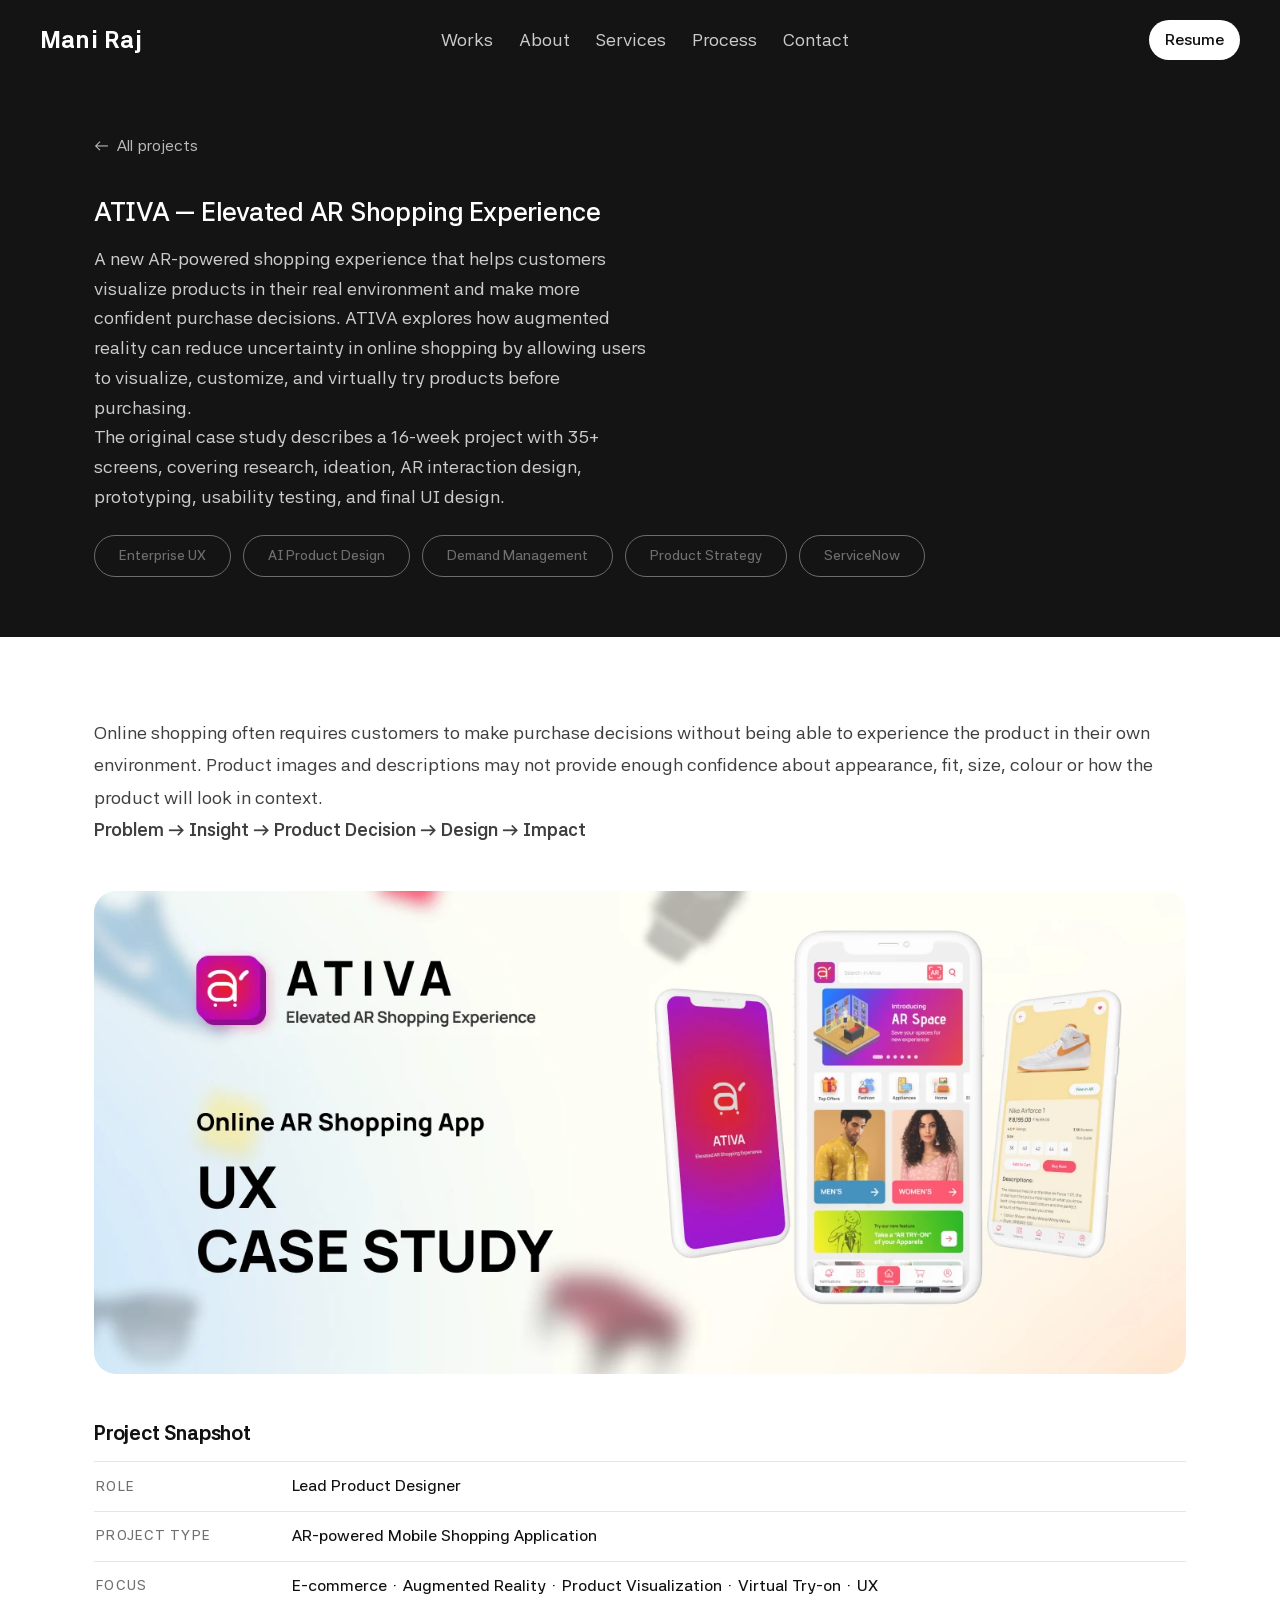
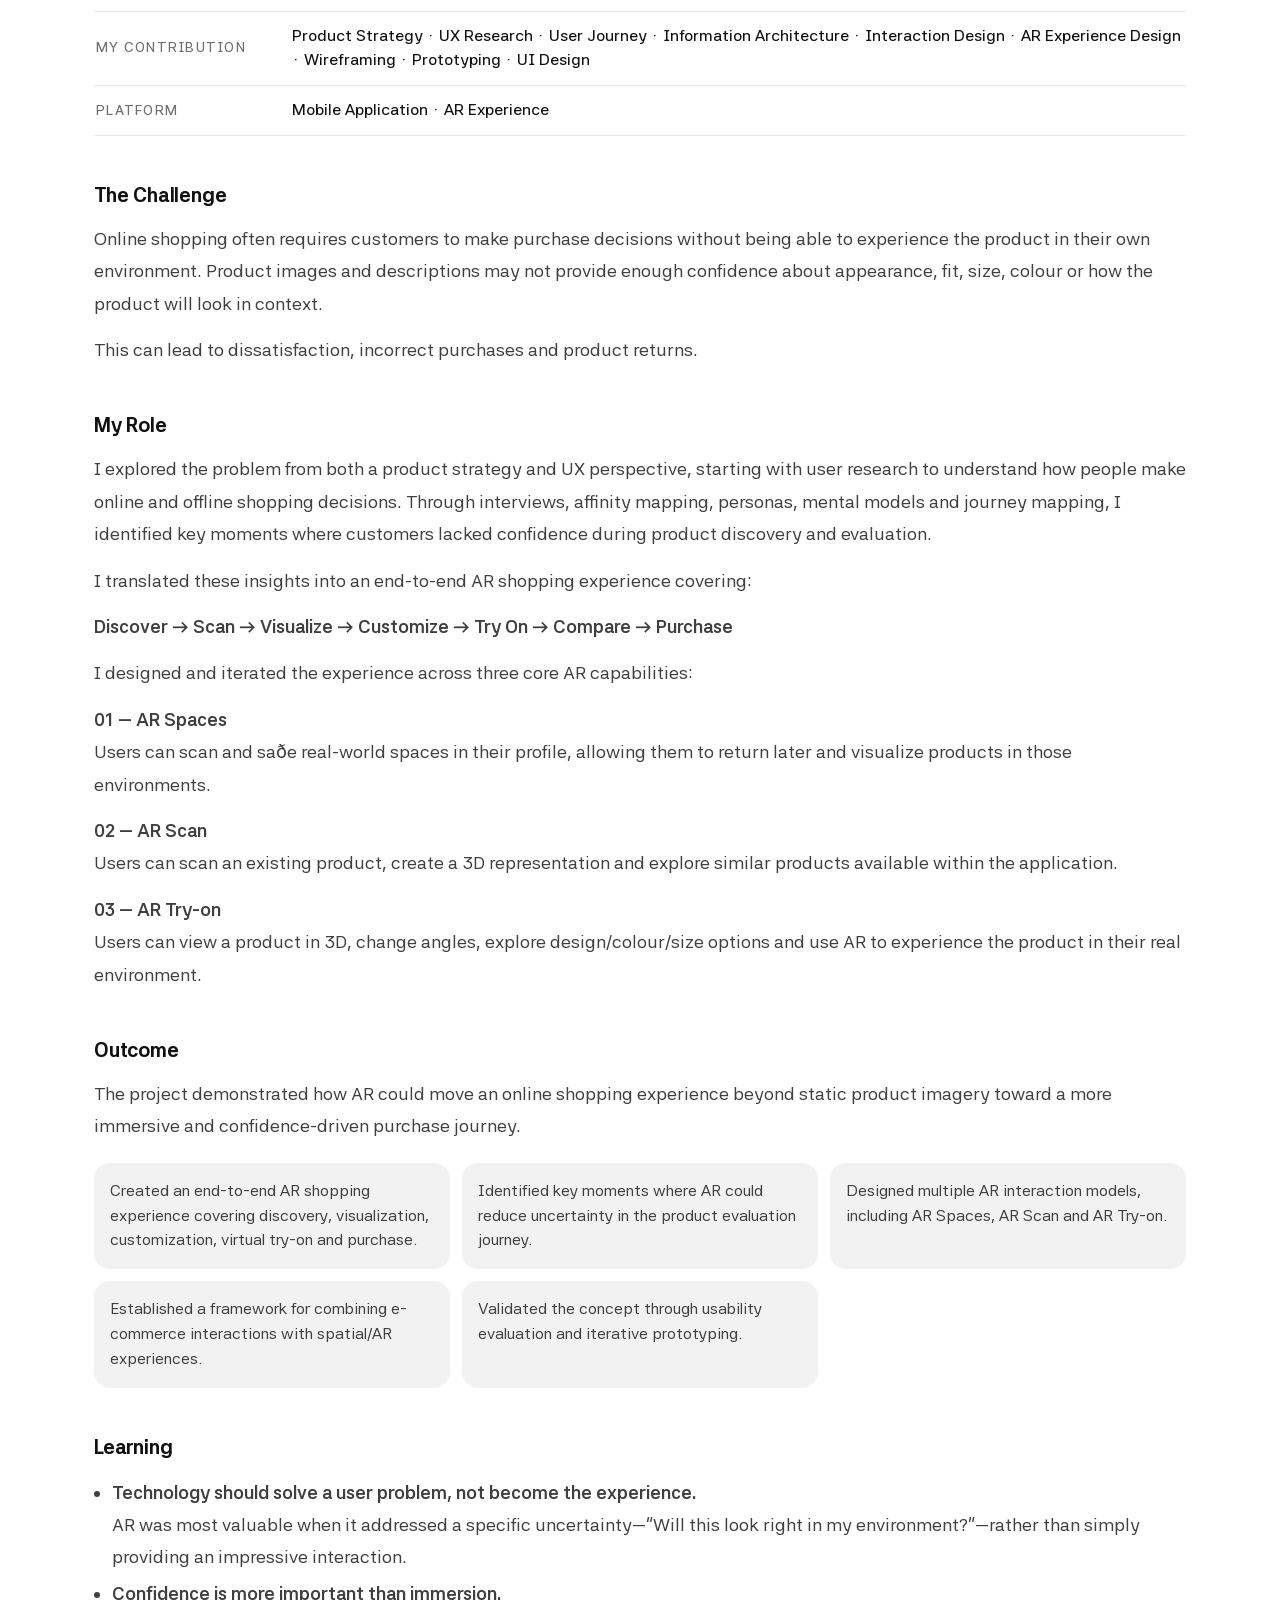
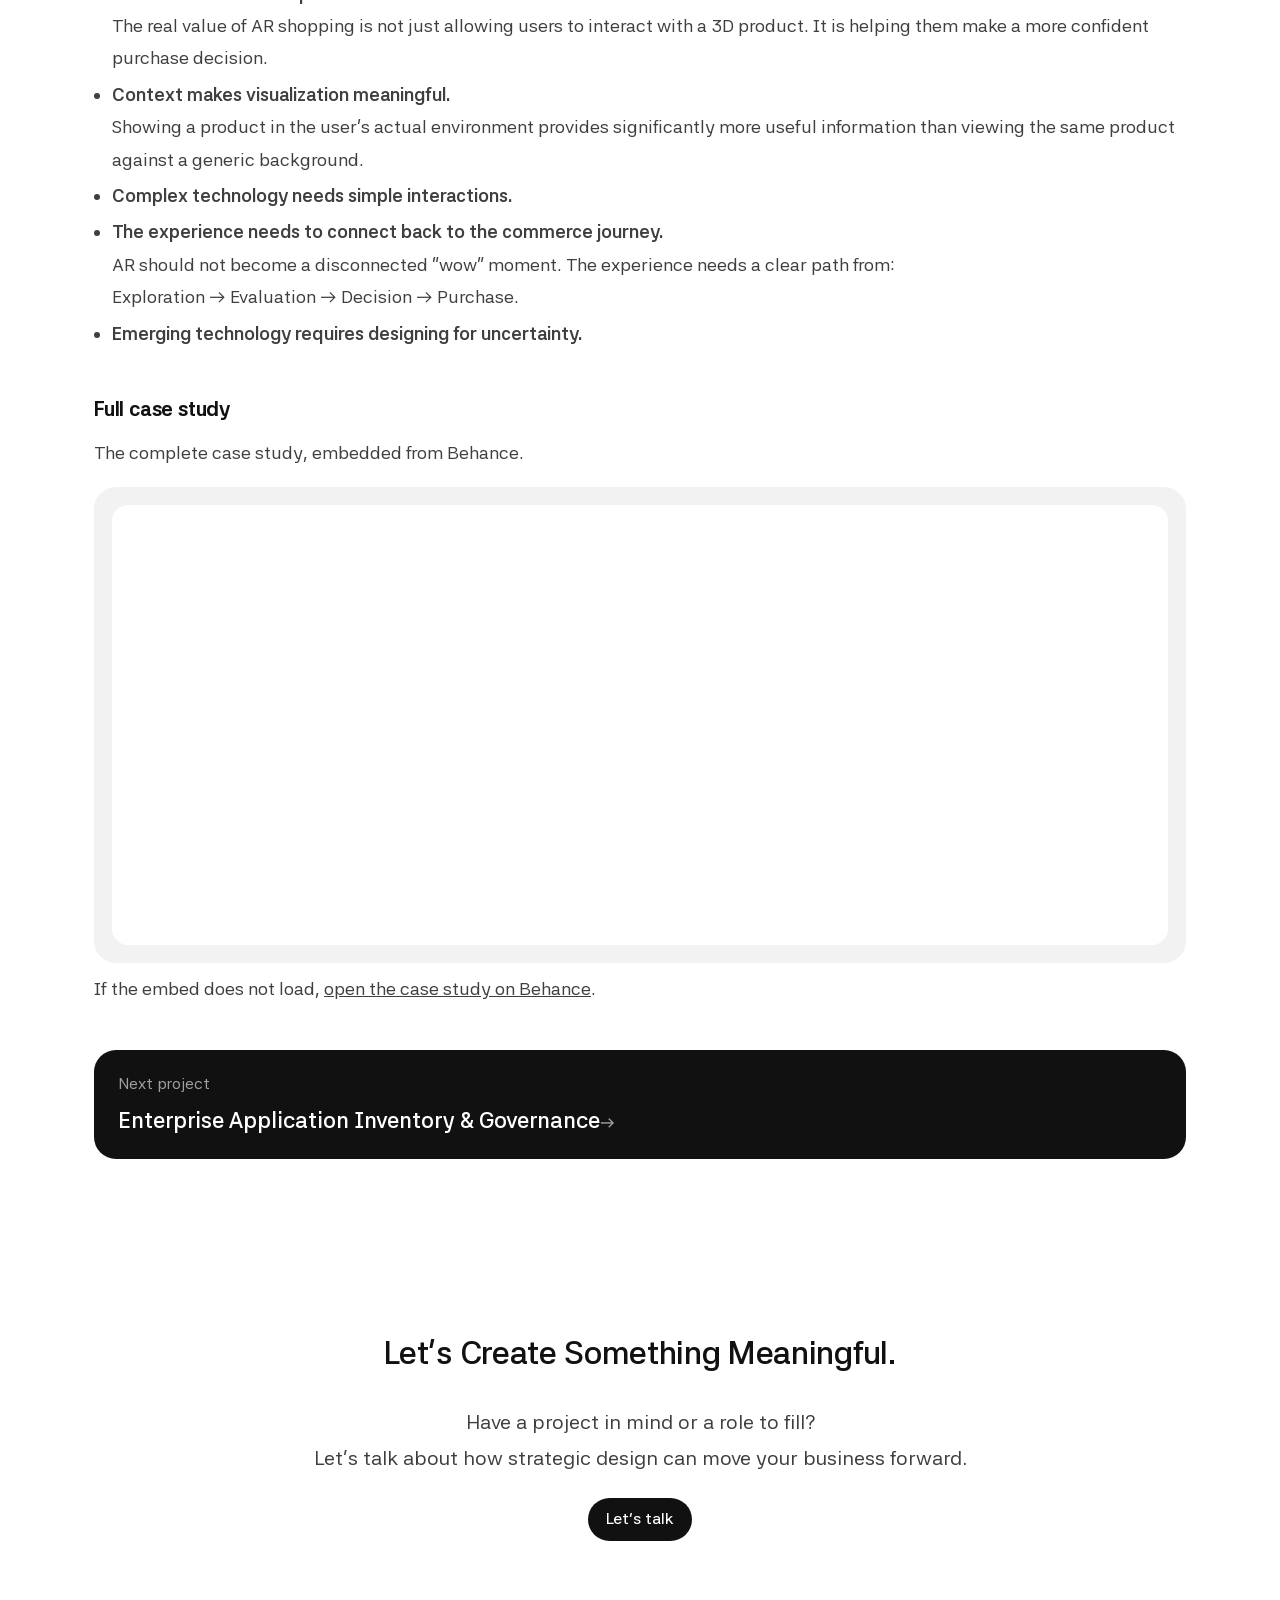
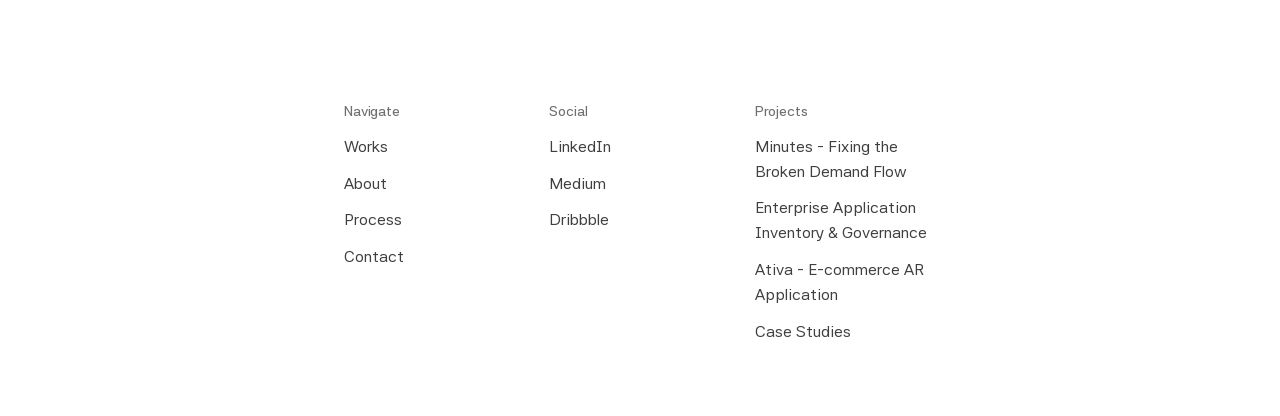
<file: portfolio/Ativa.html>
<!DOCTYPE html>
<html lang="en">
<head>
<meta charset="utf-8" />
<meta name="viewport" content="width=device-width, initial-scale=1" />
<title>Minutes — Fixing the broken Demand Flow | Mani Raj</title>
<link rel="preconnect" href="https://fonts.googleapis.com" />
<link rel="preconnect" href="https://fonts.gstatic.com" crossorigin />
<link href="https://fonts.googleapis.com/css2?family=Asta+Sans:wght@300;400;500;600;700;800&display=swap" rel="stylesheet" />
<link rel="stylesheet" href="styles.css" />
</head>
<body>

<header class="nav nav--solid">
  <div class="nav__inner">
    <a class="nav__logo" href="index.html">Mani Raj</a>
    <nav class="nav__links">
      <a href="works.html">Works</a>
      <a href="about.html">About</a>
      <a href="index.html#services">Services</a>
      <a href="index.html#process">Process</a>
      <a href="contact.html">Contact</a>
    </nav>
    <a class="nav__cta" href="assets/Mani_Raj_Resume.pdf" download>Resume</a>
  </div>
</header>

<section class="page-head">
  <div class="container">
    <a class="backlink" href="works.html"><span aria-hidden="true">←</span> All projects</a>
    
    <h1 class="page-head__title">ATIVA — Elevated AR Shopping Experience</h1>
    <p class="lede page-head__lede">A new AR-powered shopping experience that helps customers visualize products in their real environment and make more confident purchase decisions. ATIVA explores how augmented reality can reduce uncertainty in online shopping by allowing users to visualize, customize, and virtually try products before purchasing. <br/>
The original case study describes a 16-week project with 35+ screens, covering research, ideation, AR interaction design, prototyping, usability testing, and final UI design.</p>
    <p class="eyebrow--tag">Enterprise UX</p><p class="eyebrow--tag">AI Product Design</p><p class="eyebrow--tag">Demand Management</p><p class="eyebrow--tag">Product Strategy</p><p class="eyebrow--tag">ServiceNow</p>
  </div>
</section>

<section class="project">
  <div class="container">
    <article class="prose" id="overview">
      <p>Online shopping often requires customers to make purchase decisions without being able to experience the product in their own environment. Product images and descriptions may not provide enough confidence about appearance, fit, size, colour or how the product will look in context.<br/>
      <strong>Problem → Insight → Product Decision → Design → Impact</strong> </p>
        
    </article>

    <figure class="cover">
      <img src="assets/work-ativa.png" alt="ATIVA — Elevated AR Shopping Experience" />
    </figure>

    <h2 class="prose__title factsheet__title">Project Snapshot</h2>
    <dl class="factsheet">
      <div class="factsheet__row">
        <dt>Role</dt>
        <dd>Lead Product Designer</dd>
      </div>
      <div class="factsheet__row">
        <dt>Project Type</dt>
        <dd>AR-powered Mobile Shopping Application</dd>
      </div>
      <div class="factsheet__row">
        <dt>Focus</dt>
        <dd>E-commerce · Augmented Reality · Product Visualization · Virtual Try-on · UX </dd>
      </div>
      <div class="factsheet__row">
        <dt>My Contribution</dt>
        <dd>Product Strategy · UX Research · User Journey · Information Architecture · Interaction Design · AR Experience Design · Wireframing · Prototyping · UI Design</dd>
      </div>
      <div class="factsheet__row">
        <dt>Platform</dt>
        <dd>Mobile Application · AR Experience</dd>
      </div>
      </dl>
      <!-- <p>The project used Figma, Adobe Aero, Spline and Microsoft Forms and included research, user interviews, journey mapping, storyboarding, wireframes, AR design and usability evaluation.</p> -->
    

    <article class="prose" id="challenge">
      <h2 class="prose__title">The Challenge</h2>
      <p>Online shopping often requires customers to make purchase decisions without being able to experience the product in their own environment. Product images and descriptions may not provide enough confidence about appearance, fit, size, colour or how the product will look in context.</p>
      <p>This can lead to dissatisfaction, incorrect purchases and product returns.</p>
    </article>

    <article class="prose" id="role">
      <h2 class="prose__title">My Role</h2>
      <p>I explored the problem from both a product strategy and UX perspective, starting with user research to understand how people make online and offline shopping decisions.
      Through interviews, affinity mapping, personas, mental models and journey mapping, I identified key moments where customers lacked confidence during product discovery and evaluation.</p>
      <p> I translated these insights into an end-to-end AR shopping experience covering:</p>
      <p><strong>Discover → Scan → Visualize → Customize → Try On → Compare → Purchase</strong></p>

<p>I designed and iterated the experience across three core AR capabilities:</p>
<p><strong>01 — AR Spaces</strong><br/>
Users can scan and saðe real-world spaces in their profile, allowing them to return later and visualize products in those environments.</p>
<p><strong>02 — AR Scan</strong><br/>
Users can scan an existing product, create a 3D representation and explore similar products available within the application.</p>
<p><strong>03 — AR Try-on</strong><br/>
Users can view a product in 3D, change angles, explore design/colour/size options and use AR to experience the product in their real environment.</p>

    </article>

    <article class="prose" id="outcome">
      <h2 class="prose__title">Outcome</h2>
      <p>The project demonstrated how AR could move an online shopping experience beyond static product imagery toward a more immersive and confidence-driven purchase journey.</p>
      <div class="stat-row">
        <div class="stat-cell"><span>Created an end-to-end AR shopping experience covering discovery, visualization, customization, virtual try-on and purchase.</span></div>
        <div class="stat-cell"><span>Identified key moments where AR could reduce uncertainty in the product evaluation journey.</span></div>
        <div class="stat-cell"><span>Designed multiple AR interaction models, including AR Spaces, AR Scan and AR Try-on.</span></div>
        <div class="stat-cell"><span>Established a framework for combining e-commerce interactions with spatial/AR experiences.</span></div>
        <div class="stat-cell"><span>Validated the concept through usability evaluation and iterative prototyping.</span></div>
      </div>
    </article>

    <article class="prose" id="learning">
      <h2 class="prose__title">Learning</h2>
      <ul class="prose__list">
        <li><strong>Technology should solve a user problem, not become the experience.</strong> <br/>
AR was most valuable when it addressed a specific uncertainty—“Will this look right in my environment?”—rather than simply providing an impressive interaction.</li>
        <li><strong>Confidence is more important than immersion.</strong><br/>
The real value of AR shopping is not just allowing users to interact with a 3D product. It is helping them make a more confident purchase decision.</li>
        <li><strong>Context makes visualization meaningful.</strong> <br/>Showing a product in the user's actual environment provides significantly more useful information than viewing the same product against a generic background.</li>
        <li><strong>Complex technology needs simple interactions.</strong></li>
        <li><strong>The experience needs to connect back to the commerce journey.</strong><br/>AR should not become a disconnected “wow” moment. The experience needs a clear path from:<br/> Exploration → Evaluation → Decision → Purchase.
</li>
        <li><strong>Emerging technology requires designing for uncertainty.</strong></li>
      </ul>
    </article>

    <article class="prose" id="behance">
      <h2 class="prose__title">Full case study</h2>
      <p>The complete case study, embedded from Behance.</p>
      <div class="embed">
        <iframe src="https://www.behance.net/embed/project/170011159?ilo0=1" height="316" width="404" allowfullscreen lazyload frameborder="0" allow="clipboard-write" refererPolicy="strict-origin-when-cross-origin"></iframe>
      </div>
      <p class="embed__note">If the embed does not load, <a href="https://www.behance.net/gallery/253153579">open the case study on Behance</a>.</p>
    </article>

    <a class="nextlink" href="Enterprise_Application_Inventory.html">
      <span>Next project</span>
      <strong>Enterprise Application Inventory & Governance<span aria-hidden="true">→</span></strong>
    </a>
  </div>
</section>

<section class="cta">
  <h2 class="cta__title">Let's Create Something Meaningful.</h2>
  <p class="cta__text">Have a project in mind or a role to fill?<br />Let's talk about how strategic design can move your business forward.</p>
  <a class="btn btn--dark" href="contact.html">Let's talk</a>
</section>

<footer class="footer">
  <div class="footer__inner">
    <div class="footer__col">
      <h4>Navigate</h4>
      <a href="works.html">Works</a>
      <a href="about.html">About</a>
      <a href="index.html#process">Process</a>
      <a href="contact.html">Contact</a>
    </div>
    <div class="footer__col">
      <h4>Social</h4>
      <a href="#">LinkedIn</a>
      <a href="#">Medium</a>
      <a href="#">Dribbble</a>
    </div>
    <div class="footer__col">
      <h4>Projects</h4>
      <a href="project.html">Minutes - Fixing the Broken Demand Flow</a>
      <a href="project.html">Enterprise Application Inventory &amp; Governance</a>
      <a href="works.html">Ativa - E-commerce AR Application</a>
      <a href="works.html">Case Studies</a>
    </div>
  </div>
</footer>

<script src="motion.js"></script>

</body>
</html>
</file>
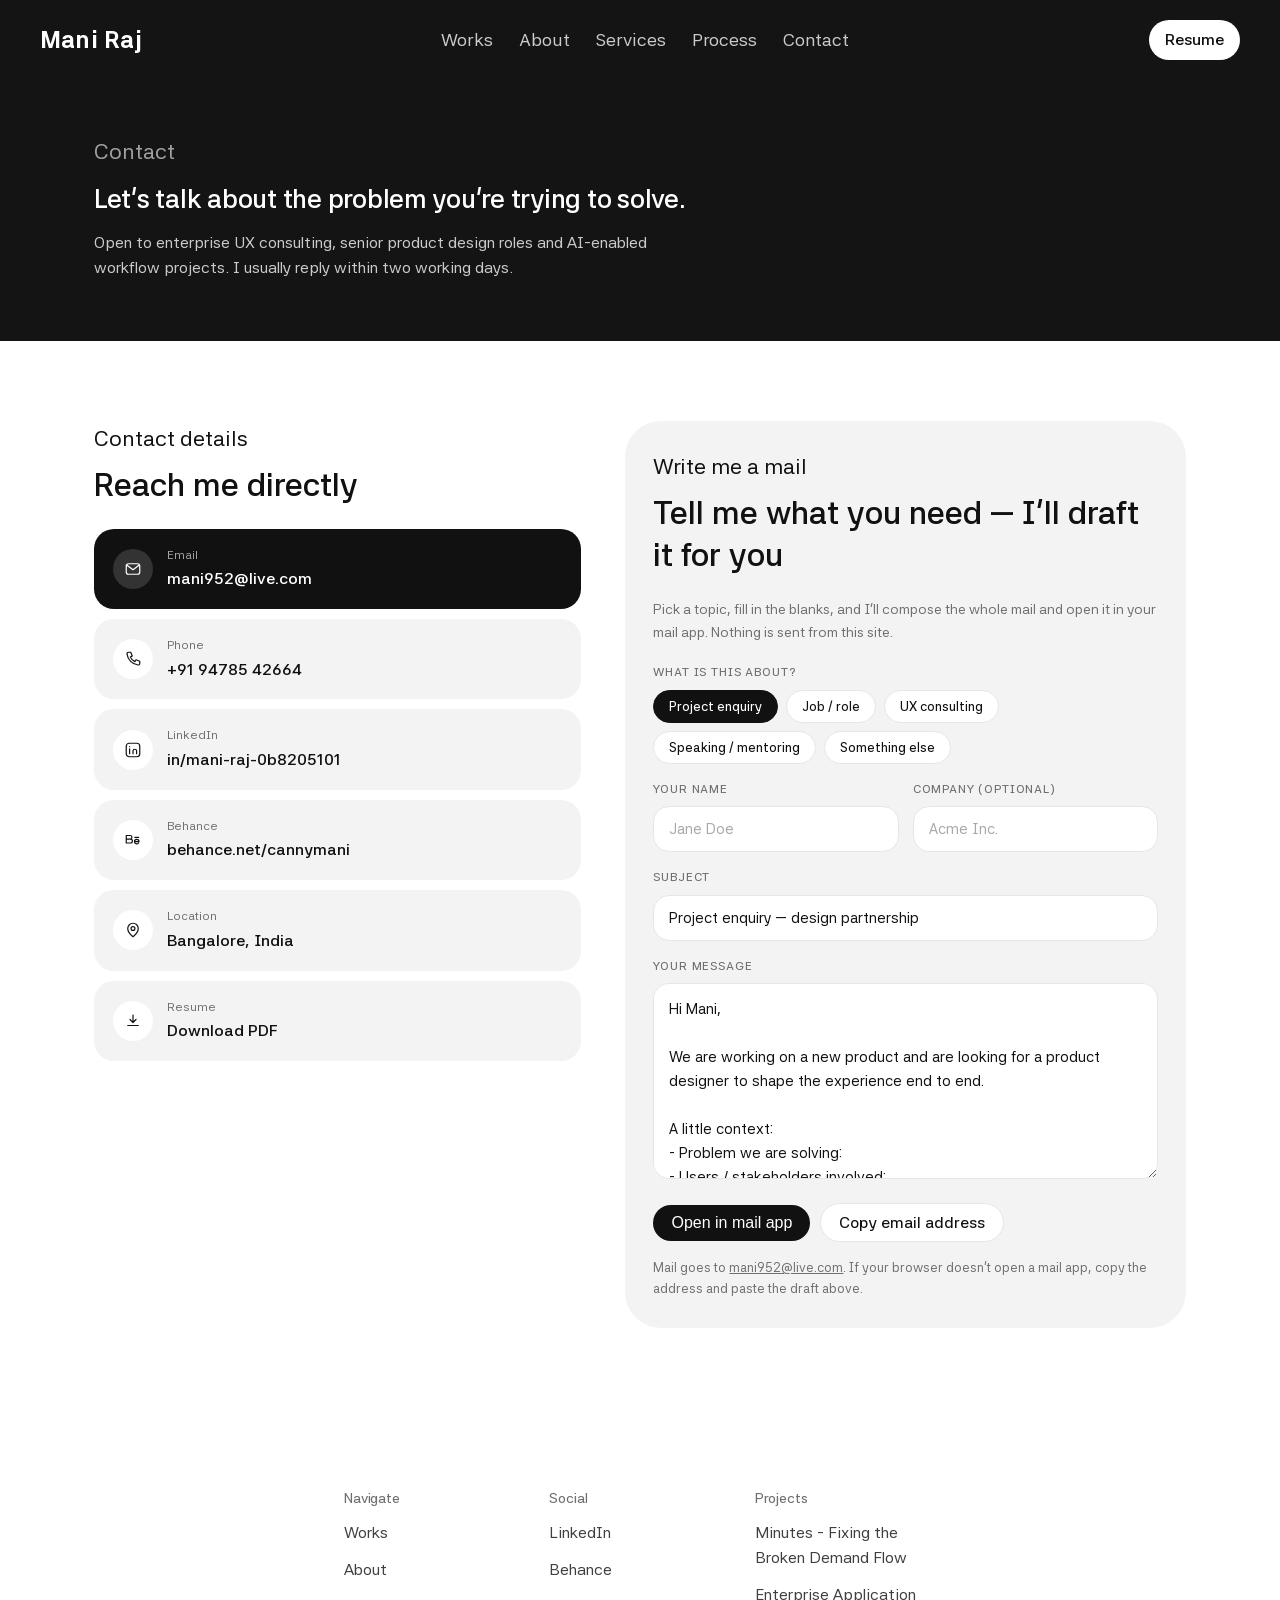
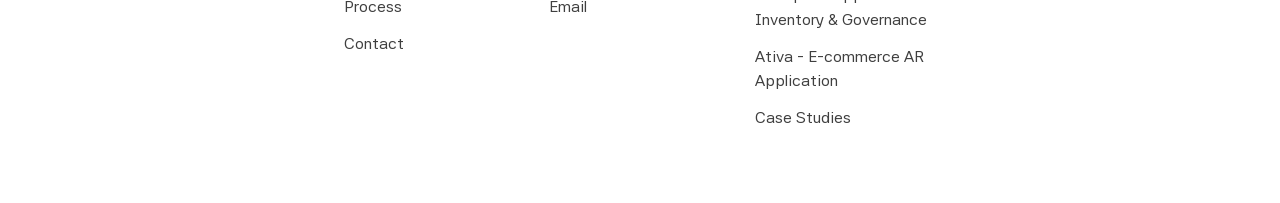
<file: portfolio/contact.html>
<!DOCTYPE html>
<html lang="en">
<head>
<meta charset="utf-8" />
<meta name="viewport" content="width=device-width, initial-scale=1" />
<title>Contact — Mani Raj</title>
<link rel="preconnect" href="https://fonts.googleapis.com" />
<link rel="preconnect" href="https://fonts.gstatic.com" crossorigin />
<link href="https://fonts.googleapis.com/css2?family=Asta+Sans:wght@300;400;500;600;700;800&display=swap" rel="stylesheet" />
<link rel="stylesheet" href="styles.css" />
</head>
<body>

<header class="nav nav--solid">
  <div class="nav__inner">
    <a class="nav__logo" href="index.html">Mani Raj</a>
    <nav class="nav__links">
      <a href="works.html">Works</a>
      <a href="about.html">About</a>
      <a href="index.html#services">Services</a>
      <a href="index.html#process">Process</a>
      <a href="contact.html">Contact</a>
    </nav>
    <a class="nav__cta" href="assets/Mani_Raj_Resume.pdf" download>Resume</a>
  </div>
</header>

<!-- ================= PAGE HEAD ================= -->
<section class="page-head">
  <div class="container">
    <p class="eyebrow">Contact</p>
    <h1 class="page-head__title">Let's talk about the problem you're trying to solve.</h1>
    <p class="page-head__lede">Open to enterprise UX consulting, senior product design roles and AI-enabled workflow projects. I usually reply within two working days.</p>
  </div>
</section>

<!-- ================= CONTACT DETAILS ================= -->
<section class="contact">
  <div class="container">
    <div class="contact__grid">

      <div class="contact__details">
        <p class="eyebrow">Contact details</p>
        <p class="lede">Reach me directly</p>

        <div class="cbtns">
          <a class="cbtn cbtn--primary" href="mailto:mani952@live.com?subject=Let%27s%20work%20together">
            <span class="cbtn__icon" aria-hidden="true">
              <svg viewBox="0 0 24 24" width="18" height="18" fill="none" stroke="currentColor" stroke-width="1.6" stroke-linecap="round" stroke-linejoin="round">
                <rect x="3" y="5" width="18" height="14" rx="3" />
                <path d="m4 7 8 6 8-6" />
              </svg>
            </span>
            <span class="cbtn__text">
              <span class="cbtn__label">Email</span>
              <span class="cbtn__value">mani952@live.com</span>
            </span>
          </a>

          <a class="cbtn" href="tel:+919478542664">
            <span class="cbtn__icon" aria-hidden="true">
              <svg viewBox="0 0 24 24" width="18" height="18" fill="none" stroke="currentColor" stroke-width="1.6" stroke-linecap="round" stroke-linejoin="round">
                <path d="M6 3h3l2 5-2.5 1.5a12 12 0 0 0 6 6L16 13l5 2v3a2 2 0 0 1-2.2 2A17 17 0 0 1 4 5.2 2 2 0 0 1 6 3Z" />
              </svg>
            </span>
            <span class="cbtn__text">
              <span class="cbtn__label">Phone</span>
              <span class="cbtn__value">+91 94785 42664</span>
            </span>
          </a>

          <a class="cbtn" href="https://www.linkedin.com/in/mani-raj-0b8205101" target="_blank" rel="noopener noreferrer">
            <span class="cbtn__icon" aria-hidden="true">
              <svg viewBox="0 0 24 24" width="18" height="18" fill="none" stroke="currentColor" stroke-width="1.6" stroke-linecap="round" stroke-linejoin="round">
                <rect x="3" y="3" width="18" height="18" rx="4" />
                <path d="M7.5 10.5V17M7.5 7.5v.01M12 17v-3.6a2.4 2.4 0 0 1 4.8 0V17" />
              </svg>
            </span>
            <span class="cbtn__text">
              <span class="cbtn__label">LinkedIn</span>
              <span class="cbtn__value">in/mani-raj-0b8205101</span>
            </span>
          </a>

          <a class="cbtn" href="https://www.behance.net/cannymani" target="_blank" rel="noopener noreferrer">
            <span class="cbtn__icon" aria-hidden="true">
              <svg viewBox="0 0 24 24" width="18" height="18" fill="none" stroke="currentColor" stroke-width="1.6" stroke-linecap="round" stroke-linejoin="round">
                <path d="M3 6h5.2a2.4 2.4 0 0 1 0 4.8H3Zm0 4.8h5.6a2.6 2.6 0 0 1 0 5.2H3Z" />
                <path d="M14.5 8.5h5M14 14.2h6a3 3 0 0 0-6 0 3 3 0 0 0 5.4 1.8" />
              </svg>
            </span>
            <span class="cbtn__text">
              <span class="cbtn__label">Behance</span>
              <span class="cbtn__value">behance.net/cannymani</span>
            </span>
          </a>

          <span class="cbtn cbtn--static">
            <span class="cbtn__icon" aria-hidden="true">
              <svg viewBox="0 0 24 24" width="18" height="18" fill="none" stroke="currentColor" stroke-width="1.6" stroke-linecap="round" stroke-linejoin="round">
                <path d="M12 21s7-5.6 7-11a7 7 0 1 0-14 0c0 5.4 7 11 7 11Z" />
                <circle cx="12" cy="10" r="2.6" />
              </svg>
            </span>
            <span class="cbtn__text">
              <span class="cbtn__label">Location</span>
              <span class="cbtn__value">Bangalore, India</span>
            </span>
          </span>

          <a class="cbtn" href="assets/Mani_Raj_Resume.pdf" download>
            <span class="cbtn__icon" aria-hidden="true">
              <svg viewBox="0 0 24 24" width="18" height="18" fill="none" stroke="currentColor" stroke-width="1.6" stroke-linecap="round" stroke-linejoin="round">
                <path d="M12 4v10m0 0 4-4m-4 4-4-4" />
                <path d="M5 18h14" />
              </svg>
            </span>
            <span class="cbtn__text">
              <span class="cbtn__label">Resume</span>
              <span class="cbtn__value">Download PDF</span>
            </span>
          </a>
        </div>
      </div>

      <!-- ============ MAIL HELPER ============ -->
      <div class="mailer">
        <p class="eyebrow">Write me a mail</p>
        <p class="lede">Tell me what you need — I'll draft it for you</p>
        <p class="mailer__hint">Pick a topic, fill in the blanks, and I'll compose the whole mail and open it in your mail app. Nothing is sent from this site.</p>

        <form class="mailer__form" id="mailer-form" novalidate>
          <fieldset class="mailer__field">
            <legend class="mailer__legend">What is this about?</legend>
            <div class="mailer__topics" id="mailer-topics">
              <button type="button" class="topic is-active" data-topic="project" aria-pressed="true">Project enquiry</button>
              <button type="button" class="topic" data-topic="role" aria-pressed="false">Job / role</button>
              <button type="button" class="topic" data-topic="consulting" aria-pressed="false">UX consulting</button>
              <button type="button" class="topic" data-topic="speaking" aria-pressed="false">Speaking / mentoring</button>
              <button type="button" class="topic" data-topic="other" aria-pressed="false">Something else</button>
            </div>
          </fieldset>

          <div class="mailer__row">
            <label class="mailer__field">
              <span class="mailer__legend">Your name</span>
              <input type="text" id="m-name" placeholder="Jane Doe" autocomplete="name" />
            </label>
            <label class="mailer__field">
              <span class="mailer__legend">Company (optional)</span>
              <input type="text" id="m-company" placeholder="Acme Inc." autocomplete="organization" />
            </label>
          </div>

          <label class="mailer__field">
            <span class="mailer__legend">Subject</span>
            <input type="text" id="m-subject" placeholder="Project enquiry — Mani Raj" />
          </label>

          <label class="mailer__field">
            <span class="mailer__legend">Your message</span>
            <textarea id="m-message" rows="7" placeholder="A few lines about the problem, the team and the timeline."></textarea>
          </label>

          <div class="mailer__actions">
            <button type="submit" class="btn btn--dark" id="m-send">Open in mail app</button>
            <button type="button" class="btn btn--outline" id="m-copy">Copy email address</button>
            <span class="mailer__status" id="m-status" role="status" aria-live="polite"></span>
          </div>

          <p class="mailer__note">Mail goes to <a href="mailto:mani952@live.com">mani952@live.com</a>. If your browser doesn't open a mail app, copy the address and paste the draft above.</p>
        </form>
      </div>

    </div>
  </div>
</section>

<!-- ================= FOOTER ================= -->
<footer class="footer">
  <div class="footer__inner">
    <div class="footer__col">
      <h4>Navigate</h4>
      <a href="works.html">Works</a>
      <a href="about.html">About</a>
      <a href="index.html#process">Process</a>
      <a href="contact.html">Contact</a>
    </div>
    <div class="footer__col">
      <h4>Social</h4>
      <a href="https://www.linkedin.com/in/mani-raj-0b8205101" target="_blank" rel="noopener noreferrer">LinkedIn</a>
      <a href="https://www.behance.net/cannymani" target="_blank" rel="noopener noreferrer">Behance</a>
      <a href="mailto:mani952@live.com">Email</a>
    </div>
    <div class="footer__col">
      <h4>Projects</h4>
      <a href="project.html">Minutes - Fixing the Broken Demand Flow</a>
      <a href="project.html">Enterprise Application Inventory &amp; Governance</a>
      <a href="works.html">Ativa - E-commerce AR Application</a>
      <a href="works.html">Case Studies</a>
    </div>
  </div>
</footer>

<script src="contact.js"></script>
<script src="motion.js"></script>

</body>
</html>
</file>
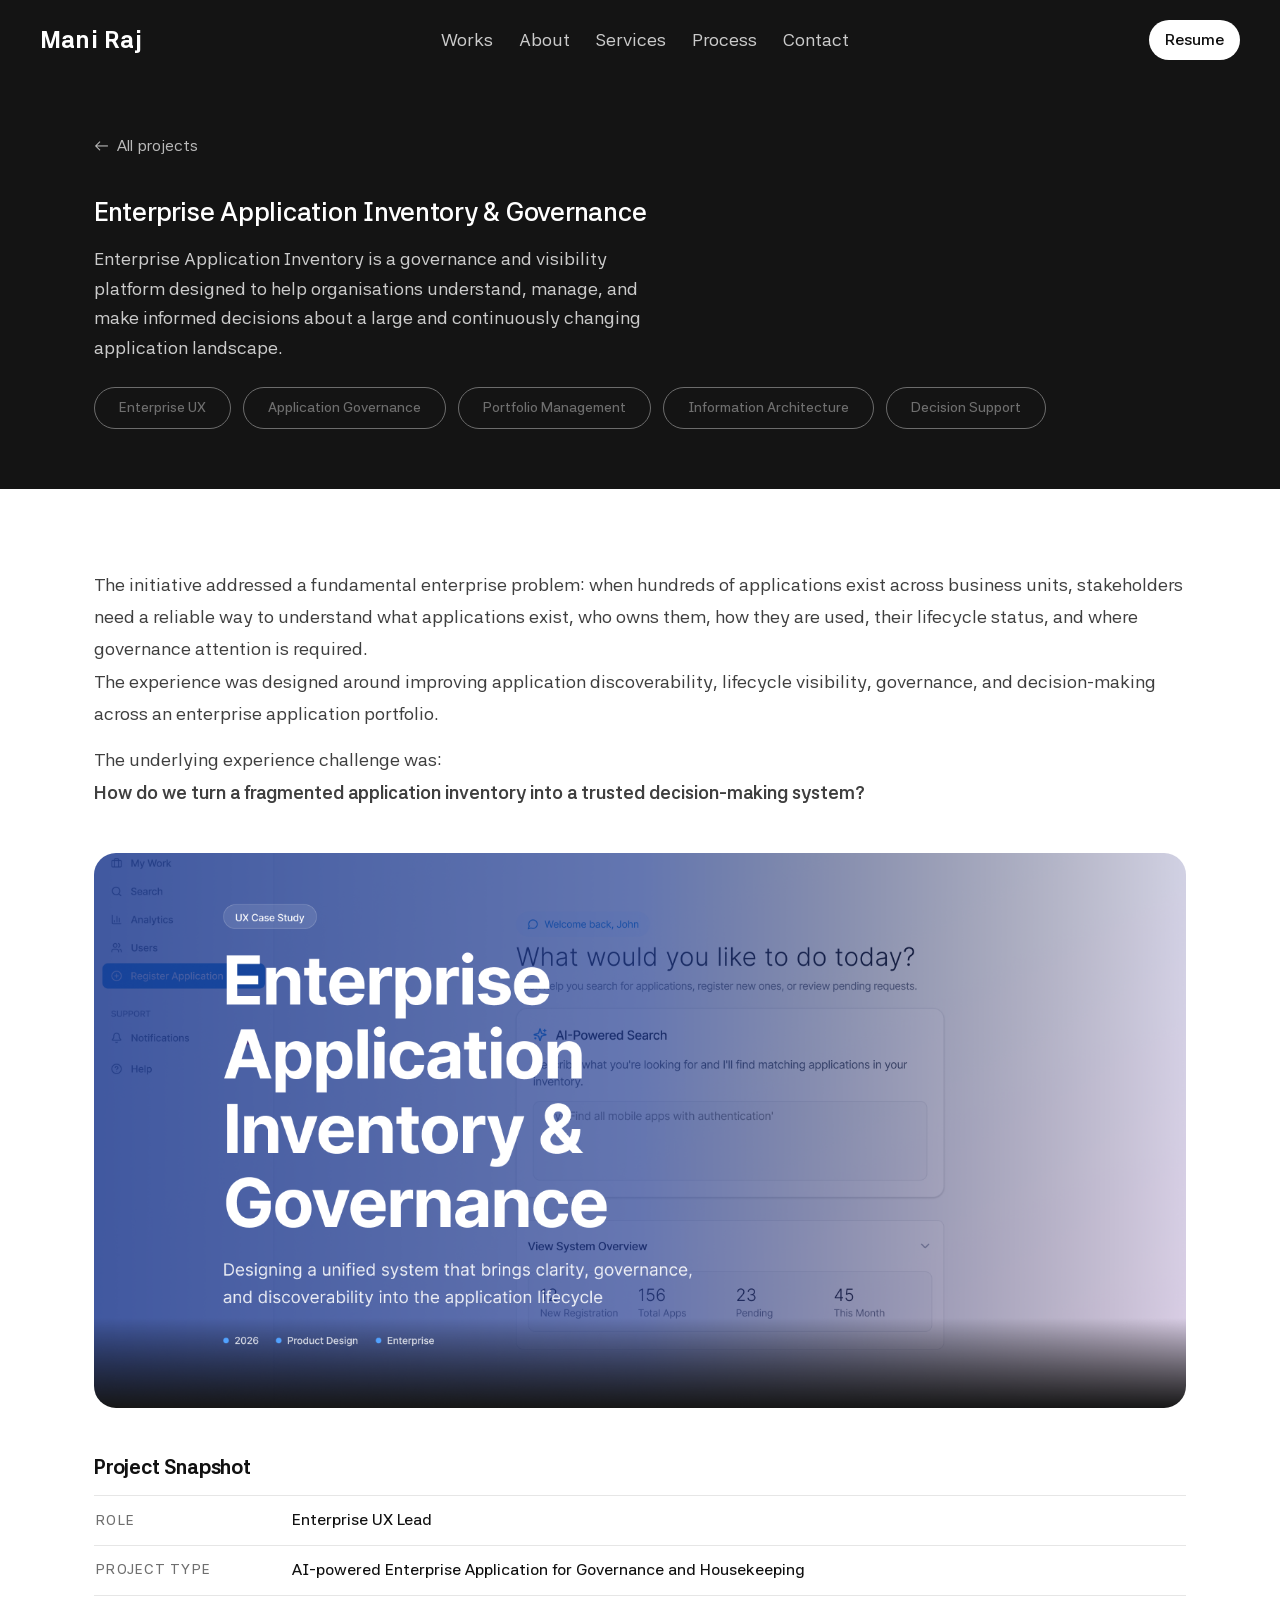
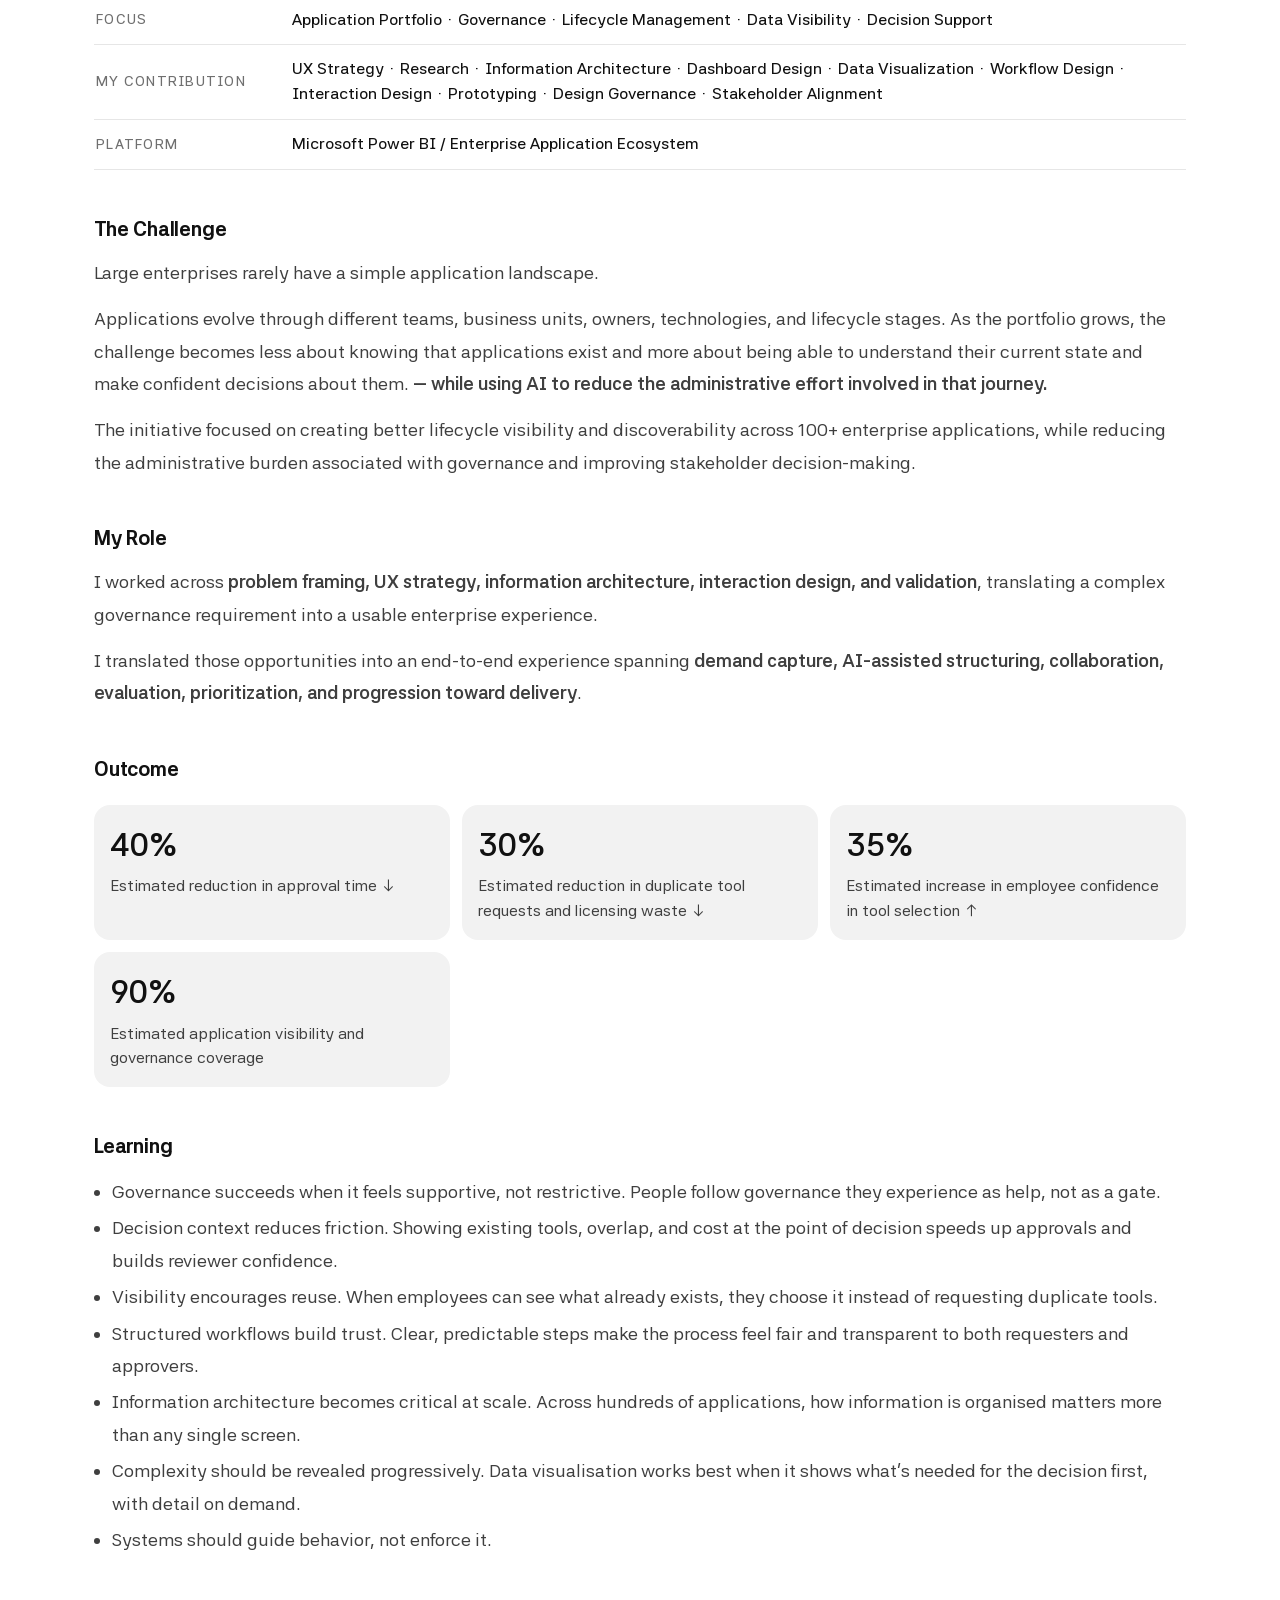
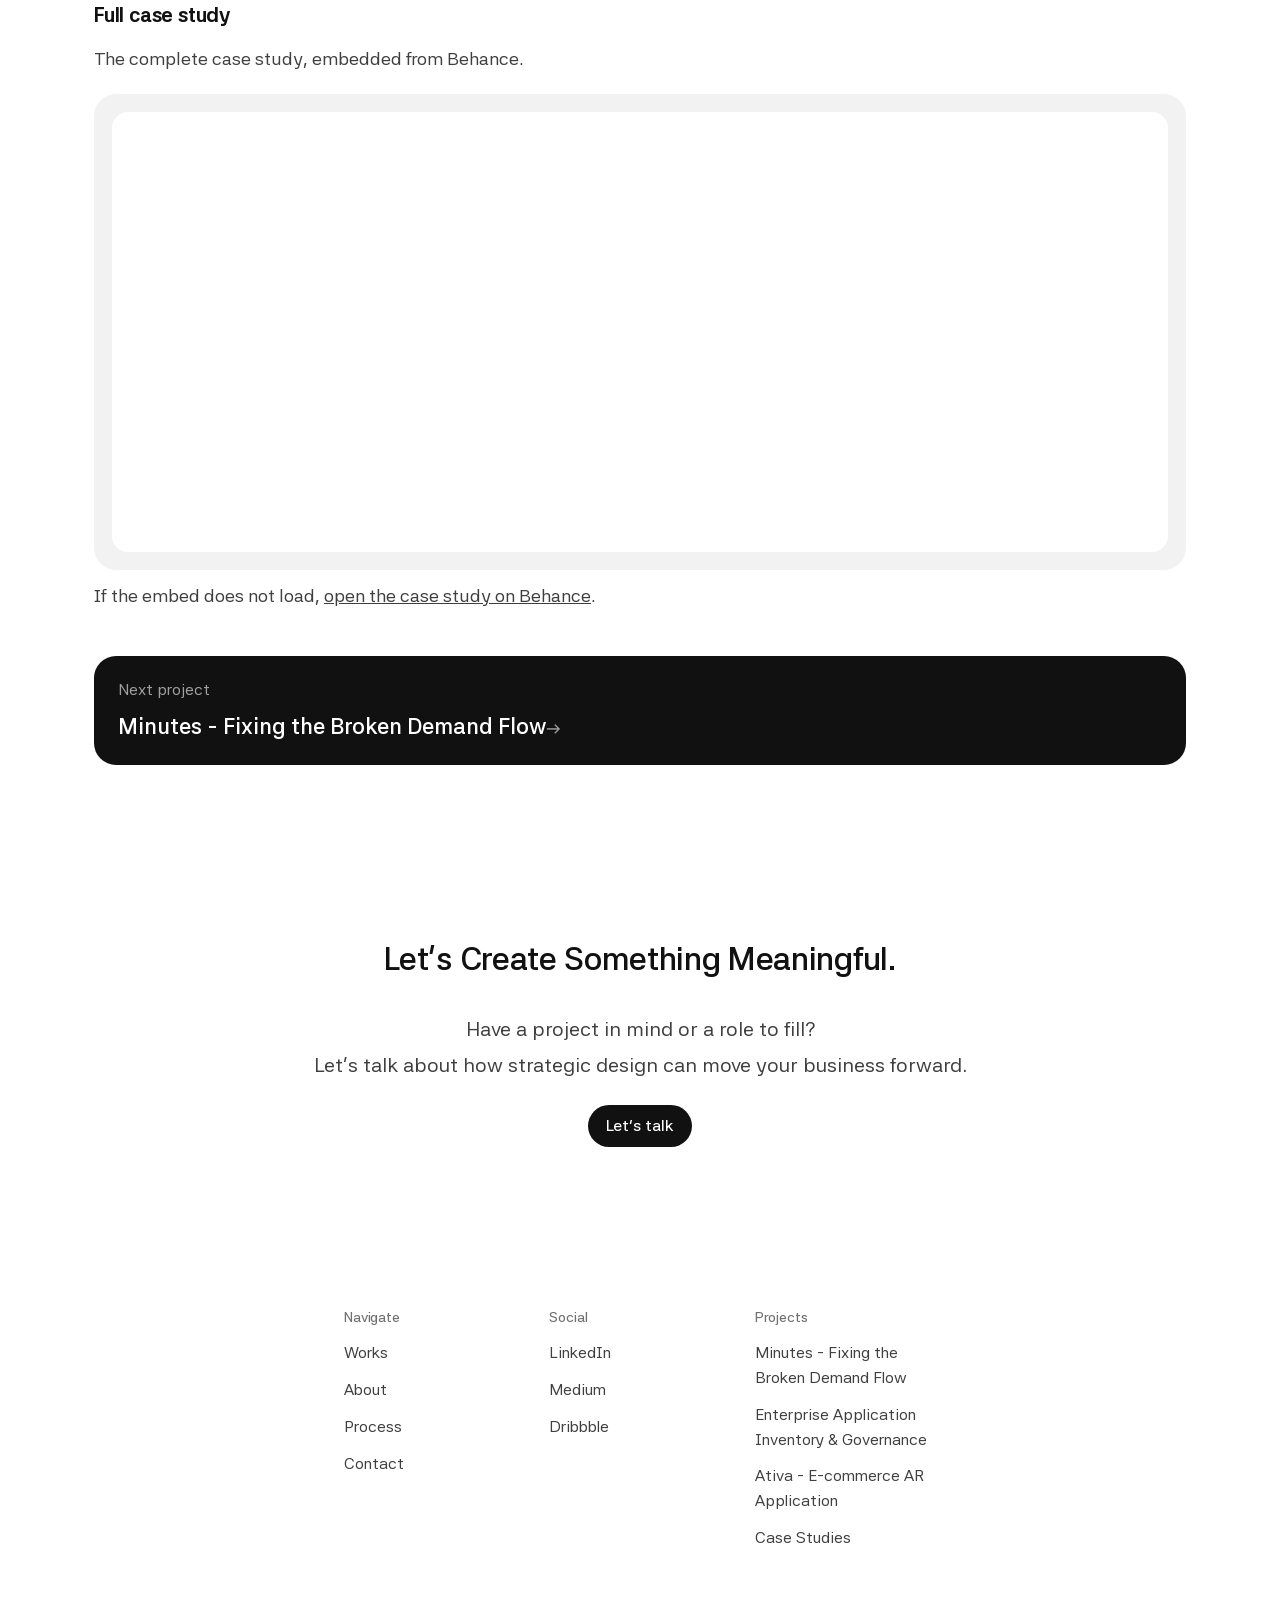
<file: portfolio/Enterprise_Application_Inventory.html>
<!DOCTYPE html>
<html lang="en">
<head>
<meta charset="utf-8" />
<meta name="viewport" content="width=device-width, initial-scale=1" />
<title>Minutes — Fixing the broken Demand Flow | Mani Raj</title>
<link rel="preconnect" href="https://fonts.googleapis.com" />
<link rel="preconnect" href="https://fonts.gstatic.com" crossorigin />
<link href="https://fonts.googleapis.com/css2?family=Asta+Sans:wght@300;400;500;600;700;800&display=swap" rel="stylesheet" />
<link rel="stylesheet" href="styles.css" />
</head>
<body>

<header class="nav nav--solid">
  <div class="nav__inner">
    <a class="nav__logo" href="index.html">Mani Raj</a>
    <nav class="nav__links">
      <a href="works.html">Works</a>
      <a href="about.html">About</a>
      <a href="index.html#services">Services</a>
      <a href="index.html#process">Process</a>
      <a href="contact.html">Contact</a>
    </nav>
    <a class="nav__cta" href="assets/Mani_Raj_Resume.pdf" download>Resume</a>
  </div>
</header>

<section class="page-head">
  <div class="container">
    <a class="backlink" href="works.html"><span aria-hidden="true">←</span> All projects</a>
    
    <h1 class="page-head__title">Enterprise Application Inventory & Governance</h1>
    <p class="lede page-head__lede">Enterprise Application Inventory is a governance and visibility platform designed to help organisations understand, manage, and make informed decisions about a large and continuously changing application landscape. <br/>
</p>
    <p class="eyebrow--tag">Enterprise UX</p><p class="eyebrow--tag">Application Governance</p><p class="eyebrow--tag">Portfolio Management</p><p class="eyebrow--tag">Information Architecture</p><p class="eyebrow--tag">Decision Support</p>
  </div>
</section>

<section class="project">
  <div class="container">
    <article class="prose" id="overview">
      <p>The initiative addressed a fundamental enterprise problem: when hundreds of applications exist across business units, stakeholders need a reliable way to understand what applications exist, who owns them, how they are used, their lifecycle status, and where governance attention is required.<br/>The experience was designed around improving application discoverability, lifecycle visibility, governance, and decision-making across an enterprise application portfolio.</p>
      <p>The underlying experience challenge was:<br/>
      <strong>How do we turn a fragmented application inventory into a trusted decision-making system?</strong> </p>
    </article>

    <figure class="cover">
      <img src="assets/Enterprise_Application_inventory.png" alt="Minutes: Fixing the broken Demand Flow case study cover" />
    </figure>

    <h2 class="prose__title factsheet__title">Project Snapshot</h2>
    <dl class="factsheet">
      <div class="factsheet__row">
        <dt>Role</dt>
        <dd>Enterprise UX Lead</dd>
      </div>
      <div class="factsheet__row">
        <dt>Project Type</dt>
        <dd>AI-powered Enterprise Application for Governance and Housekeeping</dd>
      </div>
      <div class="factsheet__row">
        <dt>Focus</dt>
        <dd>Application Portfolio · Governance · Lifecycle Management · Data Visibility · Decision Support</dd>
      </div>
      <div class="factsheet__row">
        <dt>My Contribution</dt>
        <dd>UX Strategy · Research · Information Architecture · Dashboard Design · Data Visualization · Workflow Design · Interaction Design · Prototyping · Design Governance · Stakeholder Alignment</dd>
      </div>
      <div class="factsheet__row">
        <dt>Platform</dt>
        <dd>Microsoft Power BI / Enterprise Application Ecosystem</dd>
      </div>
    </dl>

    <article class="prose" id="challenge">
      <h2 class="prose__title">The Challenge</h2>
      <p>Large enterprises rarely have a simple application landscape.</p>
      <p>Applications evolve through different teams, business units, owners, technologies, and lifecycle stages. As the portfolio grows, the challenge becomes less about knowing that applications exist and more about being able to understand their current state and make confident decisions about them.<strong> — while using AI to reduce the administrative effort involved in that journey.</strong></p>
      <p>The initiative focused on creating better lifecycle visibility and discoverability across 100+ enterprise applications, while reducing the administrative burden associated with governance and improving stakeholder decision-making.</p>

    </article>

    <article class="prose" id="role">
      <h2 class="prose__title">My Role</h2>
      <p>I worked across <strong>problem framing, UX strategy, information architecture, interaction design, and validation</strong>, translating a complex governance requirement into a usable enterprise experience.</p>
      <p>I translated those opportunities into an end-to-end experience spanning <strong>demand capture, AI-assisted structuring, collaboration, evaluation, prioritization, and progression toward delivery</strong>.</p>
    </article>

    <article class="prose" id="outcome">
      <h2 class="prose__title">Outcome</h2>
      <div class="stat-row">
        <div class="stat-cell"><strong>40%</strong><span>Estimated reduction in approval time ↓</span></div>
        <div class="stat-cell"><strong>30%</strong><span>Estimated reduction in duplicate tool requests and licensing waste ↓</span></div>
        <div class="stat-cell"><strong>35%</strong><span>Estimated increase in employee confidence in tool selection ↑</span></div>
        <div class="stat-cell"><strong>90%</strong><span>Estimated application visibility and governance coverage</span></div>
      </div>
    </article>

    <article class="prose" id="learning">
      <h2 class="prose__title">Learning</h2>
      <ul class="prose__list">
        <li>Governance succeeds when it feels supportive, not restrictive. People follow governance they experience as help, not as a gate.</li>
        <li>Decision context reduces friction. Showing existing tools, overlap, and cost at the point of decision speeds up approvals and builds reviewer confidence.</li>
        <li>Visibility encourages reuse. When employees can see what already exists, they choose it instead of requesting duplicate tools.</li>
        <li>Structured workflows build trust. Clear, predictable steps make the process feel fair and transparent to both requesters and approvers.</li>
        <li>Information architecture becomes critical at scale. Across hundreds of applications, how information is organised matters more than any single screen.</li>
        <li>Complexity should be revealed progressively. Data visualisation works best when it shows what's needed for the decision first, with detail on demand.</li>
        <li>Systems should guide behavior, not enforce it.</li>
      </ul>
    </article>

    <article class="prose" id="behance">
      <h2 class="prose__title">Full case study</h2>
      <p>The complete case study, embedded from Behance.</p>
      <div class="embed">
        <iframe src="https://www.behance.net/embed/project/244163897?ilo0=1" height="316" width="404" allowfullscreen loading="lazy" frameborder="0" allow="clipboard-write" referrerpolicy="strict-origin-when-cross-origin" title="Behance project embed"></iframe>
      </div>
      <p class="embed__note">If the embed does not load, <a href="https://www.behance.net/gallery/244163897/Enterprise-Application-Inventory-Governance">open the case study on Behance</a>.</p>
    </article>

    <a class="nextlink" href="Minutes.html">
      <span>Next project</span>
      <strong>Minutes - Fixing the Broken Demand Flow<span aria-hidden="true">→</span></strong>
    </a>
  </div>
</section>

<section class="cta">
  <h2 class="cta__title">Let's Create Something Meaningful.</h2>
  <p class="cta__text">Have a project in mind or a role to fill?<br />Let's talk about how strategic design can move your business forward.</p>
  <a class="btn btn--dark" href="contact.html">Let's talk</a>
</section>

<footer class="footer">
  <div class="footer__inner">
    <div class="footer__col">
      <h4>Navigate</h4>
      <a href="works.html">Works</a>
      <a href="about.html">About</a>
      <a href="index.html#process">Process</a>
      <a href="contact.html">Contact</a>
    </div>
    <div class="footer__col">
      <h4>Social</h4>
      <a href="#">LinkedIn</a>
      <a href="#">Medium</a>
      <a href="#">Dribbble</a>
    </div>
    <div class="footer__col">
      <h4>Projects</h4>
      <a href="project.html">Minutes - Fixing the Broken Demand Flow</a>
      <a href="project.html">Enterprise Application Inventory &amp; Governance</a>
      <a href="works.html">Ativa - E-commerce AR Application</a>
      <a href="works.html">Case Studies</a>
    </div>
  </div>
</footer>

<script src="motion.js"></script>

</body>
</html>
</file>
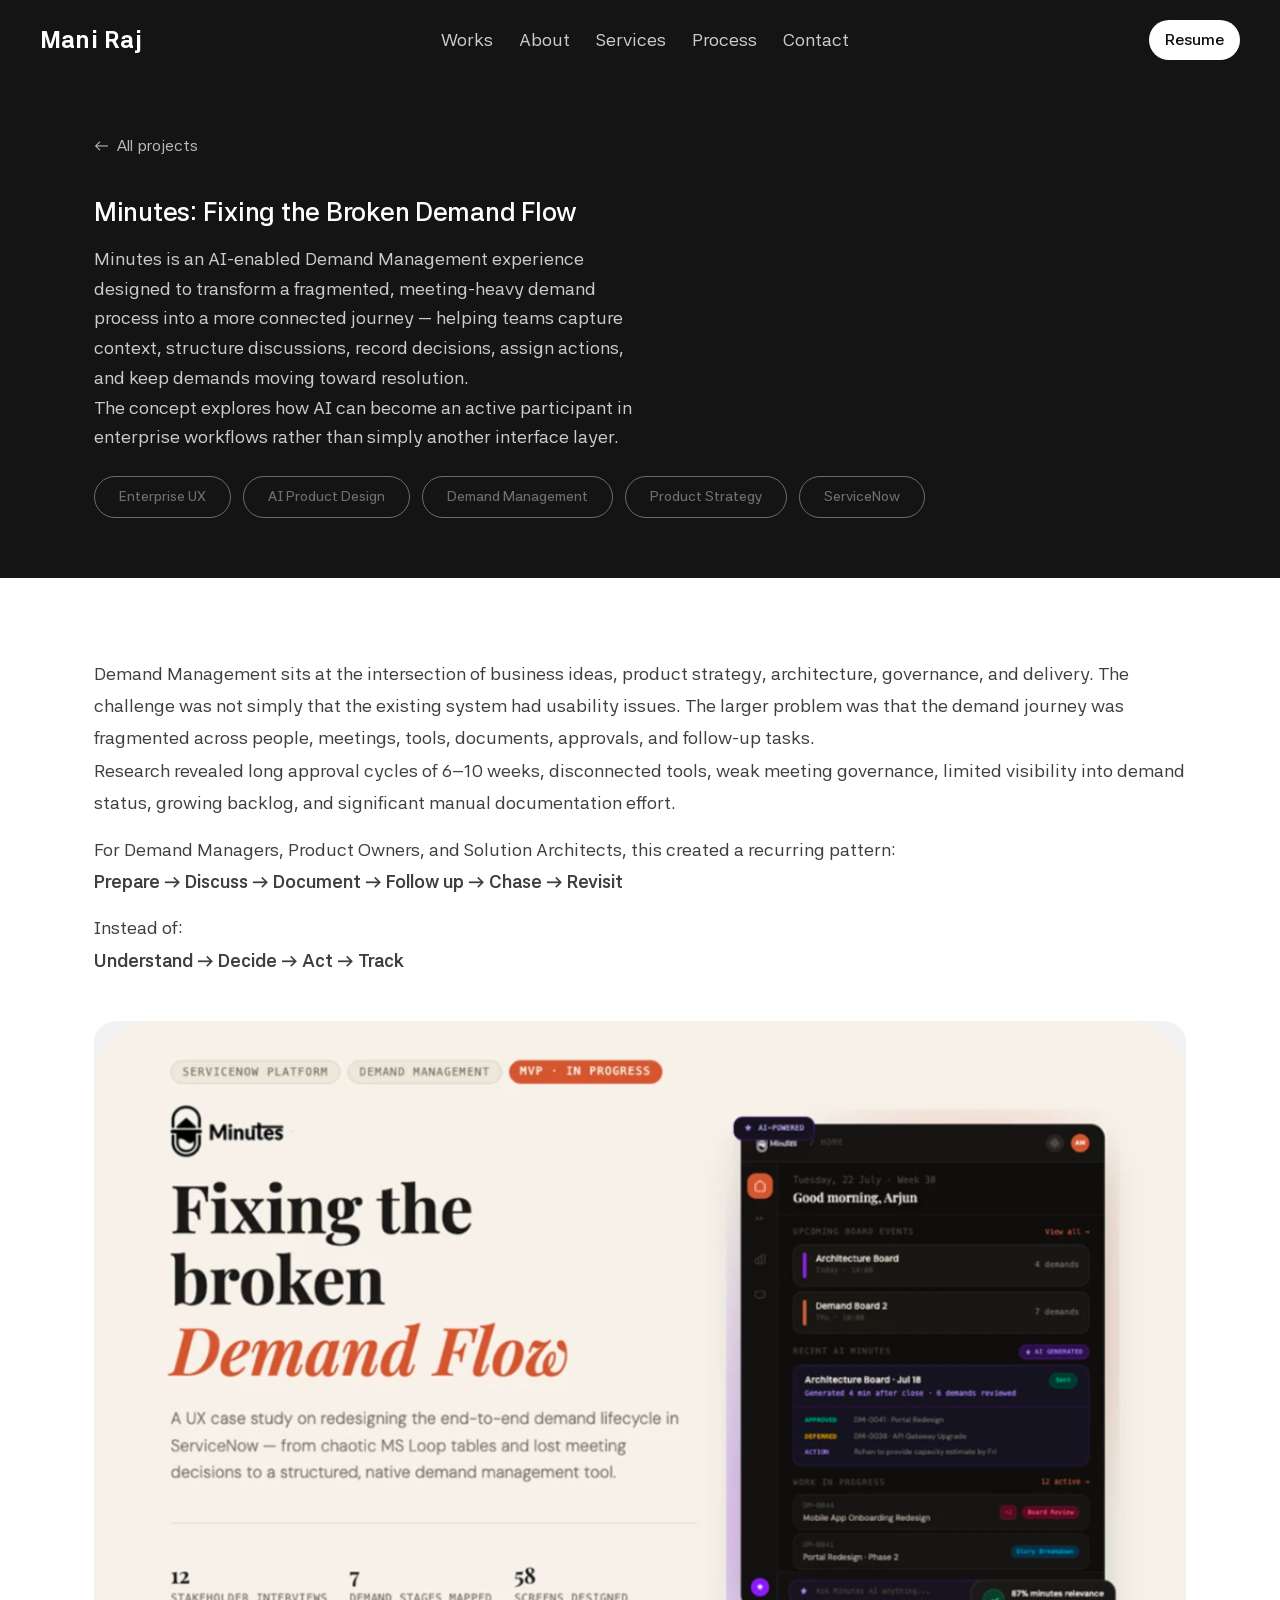
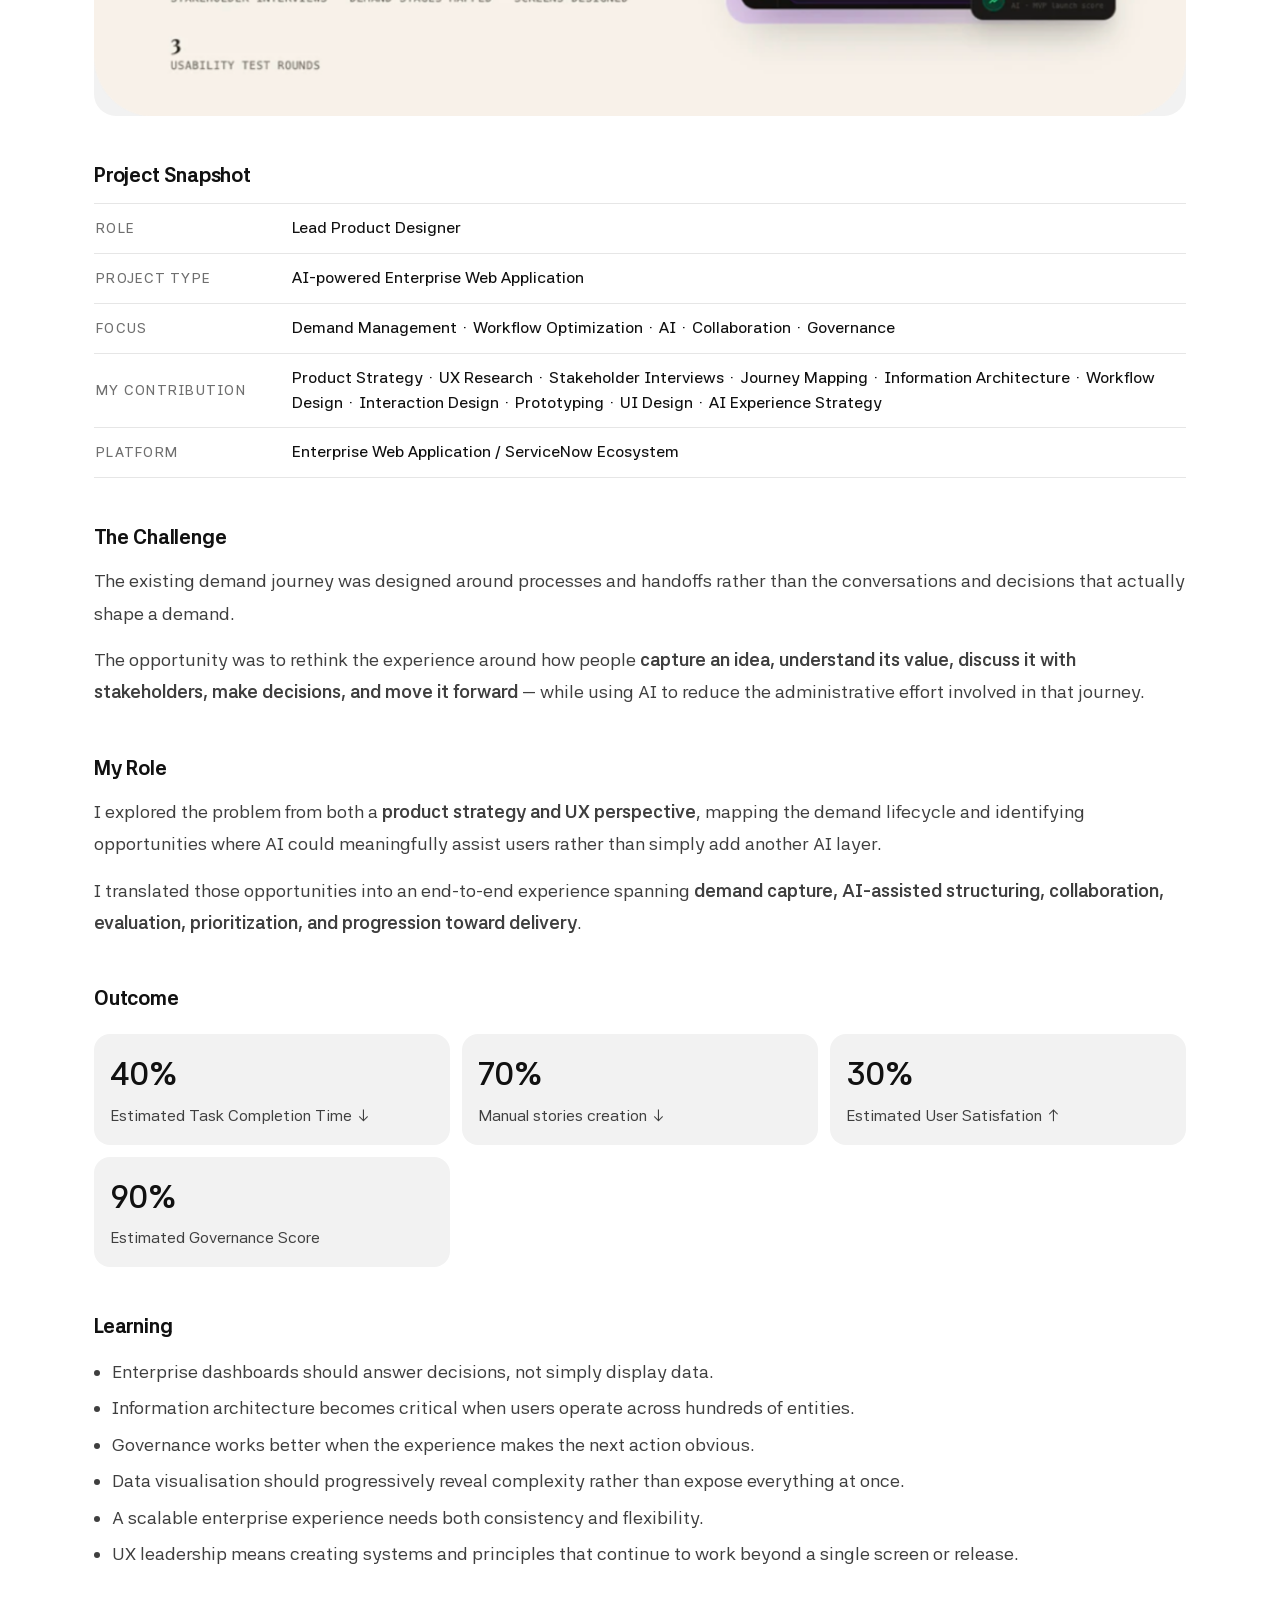
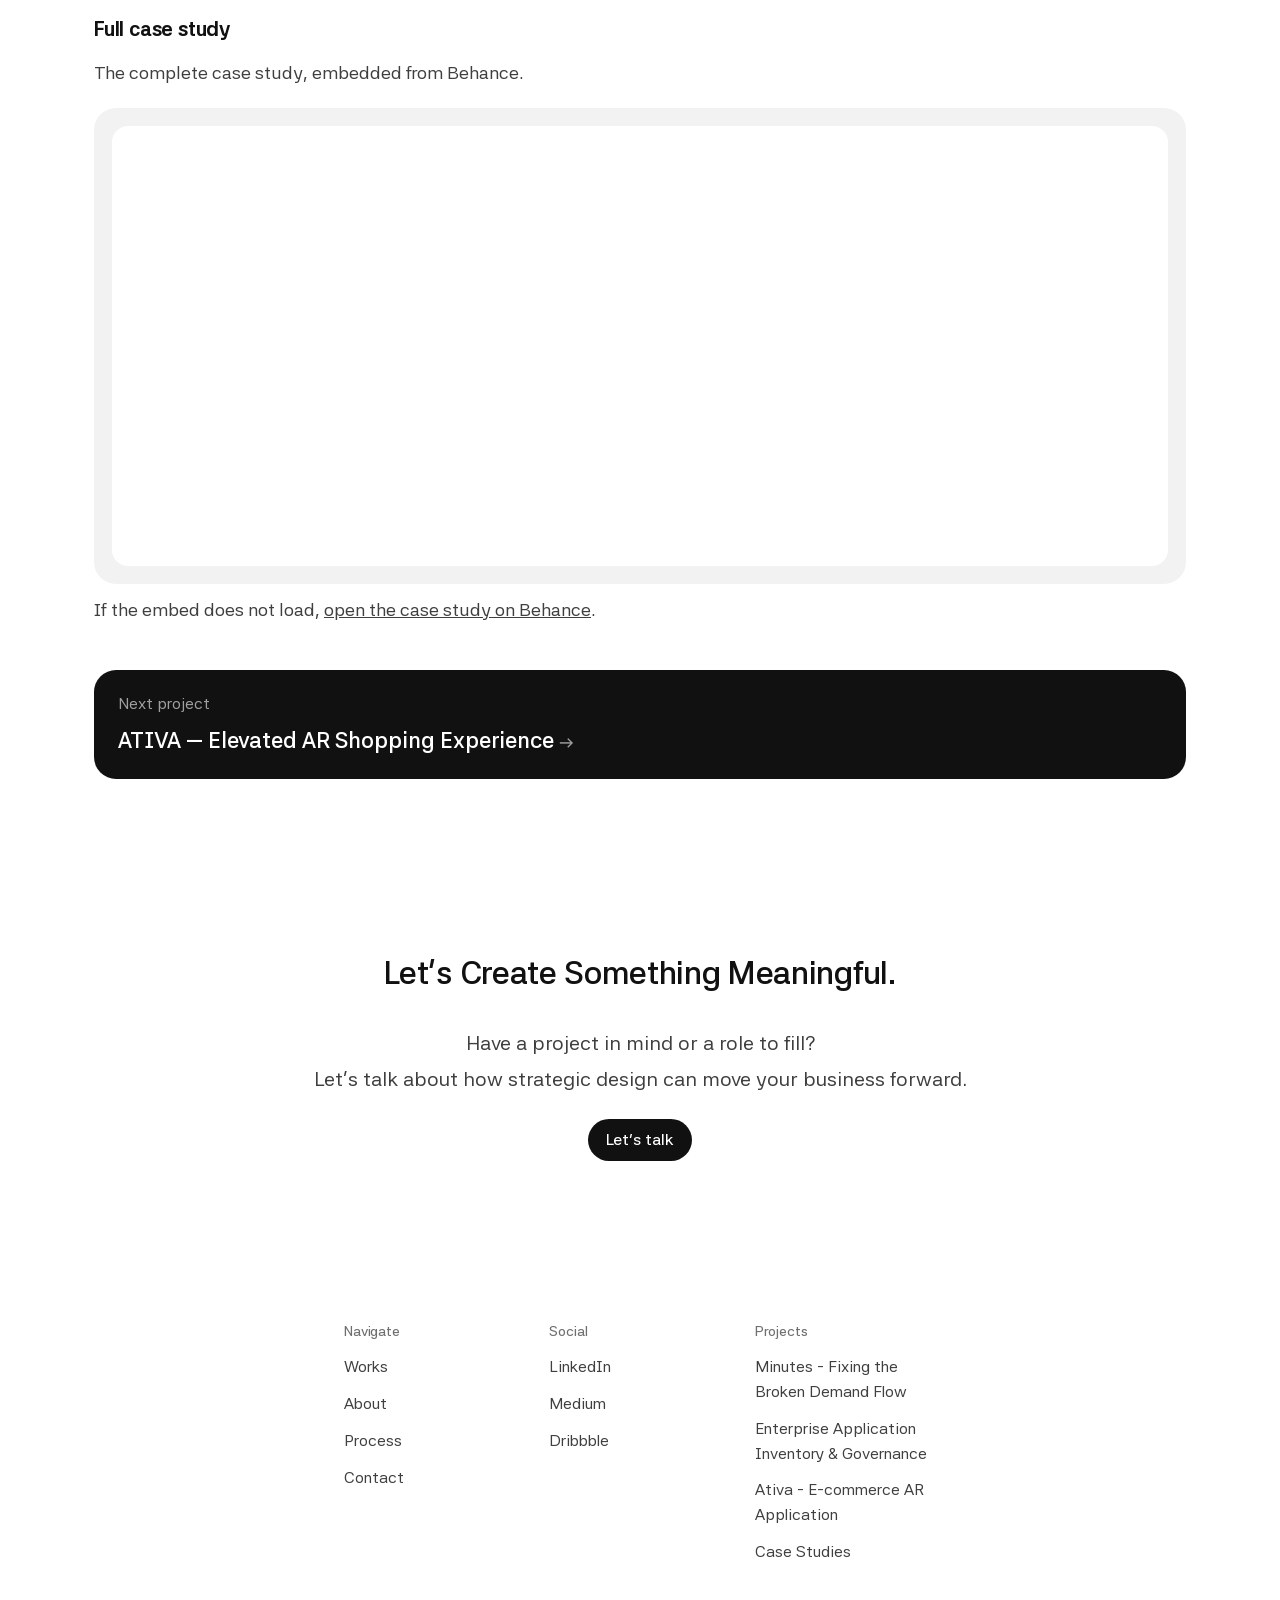
<file: portfolio/Minutes.html>
<!DOCTYPE html>
<html lang="en">
<head>
<meta charset="utf-8" />
<meta name="viewport" content="width=device-width, initial-scale=1" />
<title>Minutes — Fixing the broken Demand Flow | Mani Raj</title>
<link rel="preconnect" href="https://fonts.googleapis.com" />
<link rel="preconnect" href="https://fonts.gstatic.com" crossorigin />
<link href="https://fonts.googleapis.com/css2?family=Asta+Sans:wght@300;400;500;600;700;800&display=swap" rel="stylesheet" />
<link rel="stylesheet" href="styles.css" />
</head>
<body>

<header class="nav nav--solid">
  <div class="nav__inner">
    <a class="nav__logo" href="index.html">Mani Raj</a>
    <nav class="nav__links">
      <a href="works.html">Works</a>
      <a href="about.html">About</a>
      <a href="index.html#services">Services</a>
      <a href="index.html#process">Process</a>
      <a href="contact.html">Contact</a>
    </nav>
    <a class="nav__cta" href="assets/Mani_Raj_Resume.pdf" download>Resume</a>
  </div>
</header>

<section class="page-head">
  <div class="container">
    <a class="backlink" href="works.html"><span aria-hidden="true">←</span> All projects</a>
    
    <h1 class="page-head__title">Minutes: Fixing the Broken Demand Flow</h1>
    <p class="lede page-head__lede">Minutes is an AI-enabled Demand Management experience designed to transform a fragmented, meeting-heavy demand process into a more connected journey — helping teams capture context, structure discussions, record decisions, assign actions, and keep demands moving toward resolution. <br/>
The concept explores how AI can become an active participant in enterprise workflows rather than simply another interface layer.</p>
    <p class="eyebrow--tag">Enterprise UX</p><p class="eyebrow--tag">AI Product Design</p><p class="eyebrow--tag">Demand Management</p><p class="eyebrow--tag">Product Strategy</p><p class="eyebrow--tag">ServiceNow</p>
  </div>
</section>

<section class="project">
  <div class="container">
    <article class="prose" id="overview">
      <p>Demand Management sits at the intersection of business ideas, product strategy, architecture, governance, and delivery.
The challenge was not simply that the existing system had usability issues. The larger problem was that the demand journey was fragmented across people, meetings, tools, documents, approvals, and follow-up tasks.<br/>
Research revealed long approval cycles of 6–10 weeks, disconnected tools, weak meeting governance, limited visibility into demand status, growing backlog, and significant manual documentation effort.</p>
      <p>For Demand Managers, Product Owners, and Solution Architects, this created a recurring pattern:<br/>
      <strong>Prepare → Discuss → Document → Follow up → Chase → Revisit</strong> </p>
        <p>Instead of:<br/><strong>Understand → Decide → Act → Track</strong></p>
    </article>

    <figure class="cover">
      <img src="assets/work-2.png" alt="Minutes: Fixing the broken Demand Flow case study cover" />
    </figure>

    <h2 class="prose__title factsheet__title">Project Snapshot</h2>
    <dl class="factsheet">
      <div class="factsheet__row">
        <dt>Role</dt>
        <dd>Lead Product Designer</dd>
      </div>
      <div class="factsheet__row">
        <dt>Project Type</dt>
        <dd>AI-powered Enterprise Web Application</dd>
      </div>
      <div class="factsheet__row">
        <dt>Focus</dt>
        <dd>Demand Management · Workflow Optimization · AI · Collaboration · Governance</dd>
      </div>
      <div class="factsheet__row">
        <dt>My Contribution</dt>
        <dd>Product Strategy · UX Research · Stakeholder Interviews · Journey Mapping · Information Architecture · Workflow Design · Interaction Design · Prototyping · UI Design · AI Experience Strategy</dd>
      </div>
      <div class="factsheet__row">
        <dt>Platform</dt>
        <dd>Enterprise Web Application / ServiceNow Ecosystem</dd>
      </div>
    </dl>

    <article class="prose" id="challenge">
      <h2 class="prose__title">The Challenge</h2>
      <p>The existing demand journey was designed around processes and handoffs rather than the conversations and decisions that actually shape a demand.</p>
      <p>The opportunity was to rethink the experience around how people <strong>capture an idea, understand its value, discuss it with stakeholders, make decisions, and move it forward</strong> — while using AI to reduce the administrative effort involved in that journey.</p>
    </article>

    <article class="prose" id="role">
      <h2 class="prose__title">My Role</h2>
      <p>I explored the problem from both a <strong>product strategy and UX perspective</strong>, mapping the demand lifecycle and identifying opportunities where AI could meaningfully assist users rather than simply add another AI layer.</p>
      <p>I translated those opportunities into an end-to-end experience spanning <strong>demand capture, AI-assisted structuring, collaboration, evaluation, prioritization, and progression toward delivery</strong>.</p>
    </article>

    <article class="prose" id="outcome">
      <h2 class="prose__title">Outcome</h2>
      <div class="stat-row">
        <div class="stat-cell"><strong>40%</strong><span>Estimated Task Completion Time ↓</span></div>
        <div class="stat-cell"><strong>70%</strong><span>Manual stories creation ↓</span></div>
        <div class="stat-cell"><strong>30%</strong><span>Estimated User Satisfation ↑</span></div>
        <div class="stat-cell"><strong>90%</strong><span>Estimated Governance Score</span></div>
      </div>
    </article>

    <article class="prose" id="learning">
      <h2 class="prose__title">Learning</h2>
      <ul class="prose__list">
        <li>Enterprise dashboards should answer decisions, not simply display data.</li>
        <li>Information architecture becomes critical when users operate across hundreds of entities.</li>
        <li>Governance works better when the experience makes the next action obvious.</li>
        <li>Data visualisation should progressively reveal complexity rather than expose everything at once.</li>
        <li>A scalable enterprise experience needs both consistency and flexibility.</li>
        <li>UX leadership means creating systems and principles that continue to work beyond a single screen or release.</li>
      </ul>
    </article>  

    <article class="prose" id="behance">
      <h2 class="prose__title">Full case study</h2>
      <p>The complete case study, embedded from Behance.</p>
      <div class="embed">
        <iframe src="https://www.behance.net/embed/project/253153579?ilo0=1" height="316" width="404" allowfullscreen loading="lazy" frameborder="0" allow="clipboard-write" referrerpolicy="strict-origin-when-cross-origin" title="Behance project embed"></iframe>
      </div>
      <p class="embed__note">If the embed does not load, <a href="https://www.behance.net/gallery/253153579">open the case study on Behance</a>.</p>
    </article>

    <a class="nextlink" href="Ativa.html">
      <span>Next project</span>
      <strong>ATIVA — Elevated AR Shopping Experience <span aria-hidden="true">→</span></strong>
    </a>
  </div>
</section>

<section class="cta">
  <h2 class="cta__title">Let's Create Something Meaningful.</h2>
  <p class="cta__text">Have a project in mind or a role to fill?<br />Let's talk about how strategic design can move your business forward.</p>
  <a class="btn btn--dark" href="contact.html">Let's talk</a>
</section>

<footer class="footer">
  <div class="footer__inner">
    <div class="footer__col">
      <h4>Navigate</h4>
      <a href="works.html">Works</a>
      <a href="about.html">About</a>
      <a href="index.html#process">Process</a>
      <a href="contact.html">Contact</a>
    </div>
    <div class="footer__col">
      <h4>Social</h4>
      <a href="#">LinkedIn</a>
      <a href="#">Medium</a>
      <a href="#">Dribbble</a>
    </div>
    <div class="footer__col">
      <h4>Projects</h4>
      <a href="project.html">Minutes - Fixing the Broken Demand Flow</a>
      <a href="project.html">Enterprise Application Inventory &amp; Governance</a>
      <a href="works.html">Ativa - E-commerce AR Application</a>
      <a href="works.html">Case Studies</a>
    </div>
  </div>
</footer>

<script src="motion.js"></script>

</body>
</html>
</file>
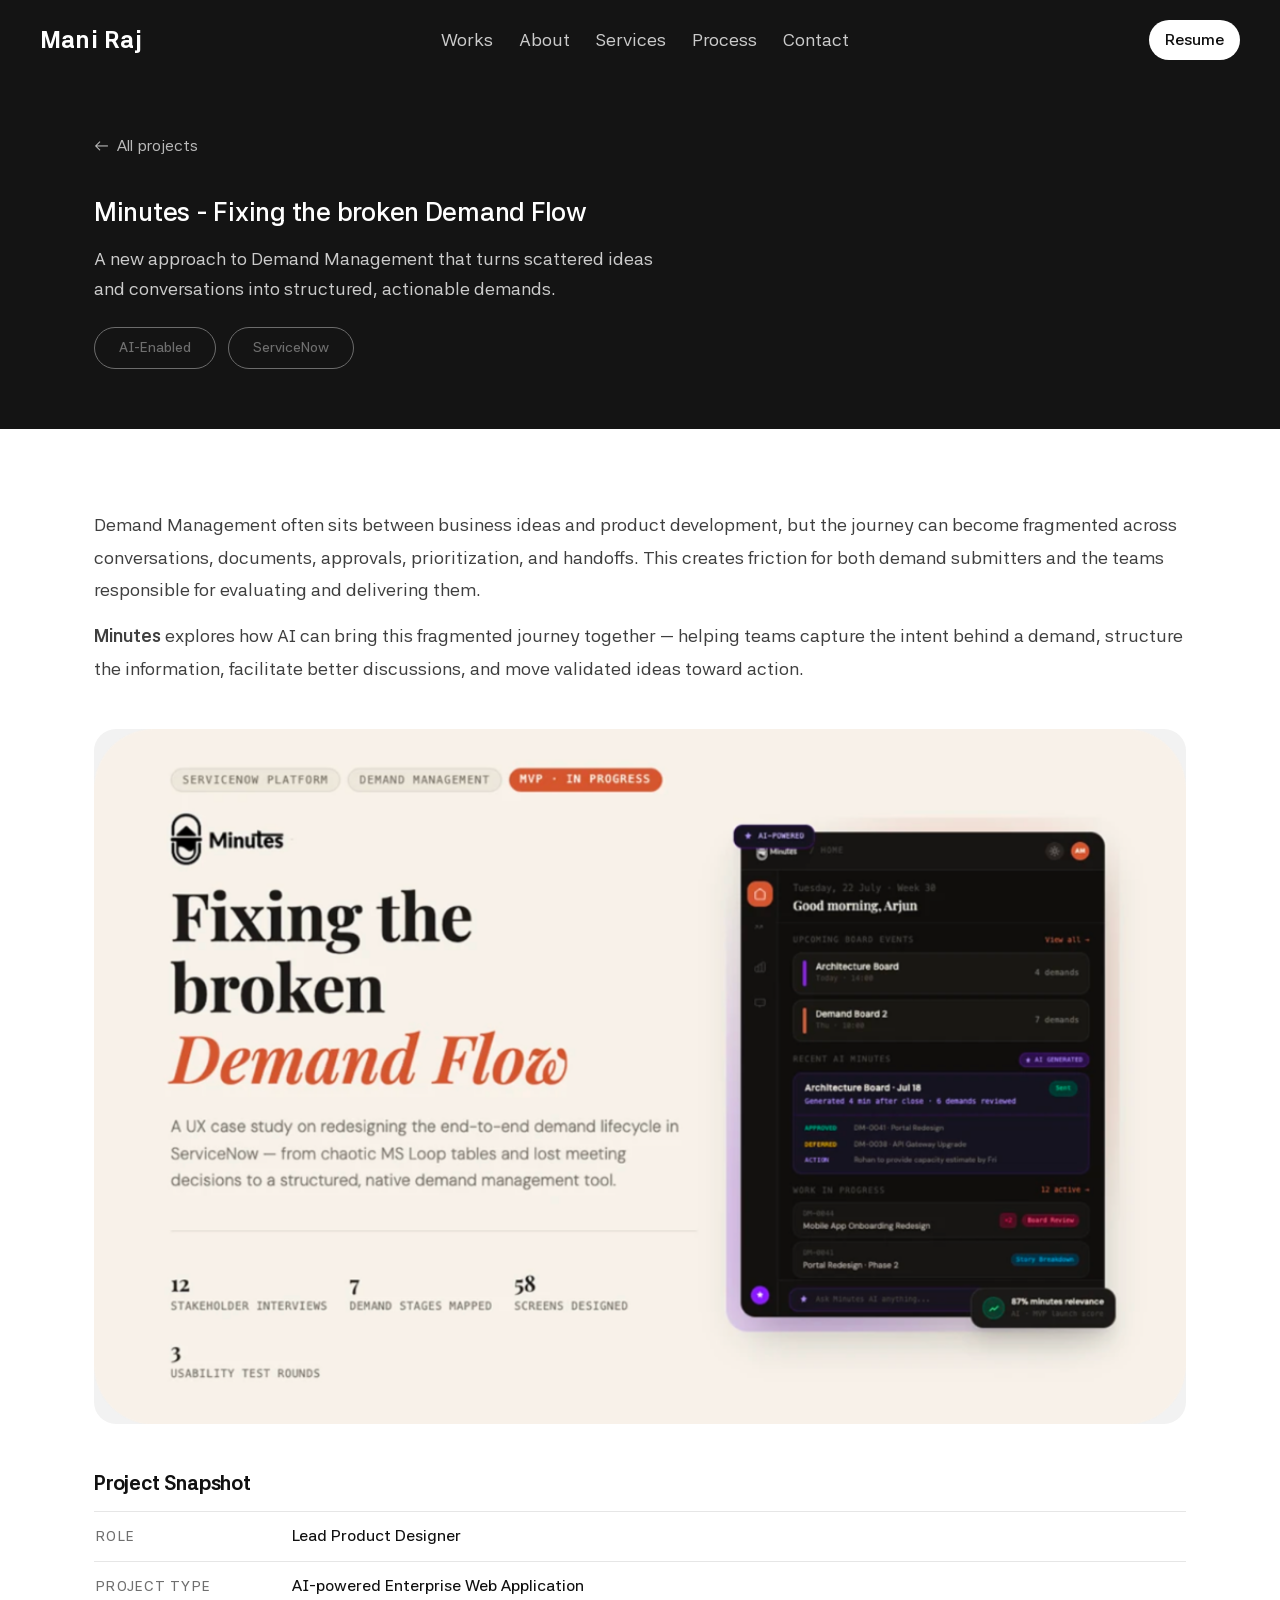
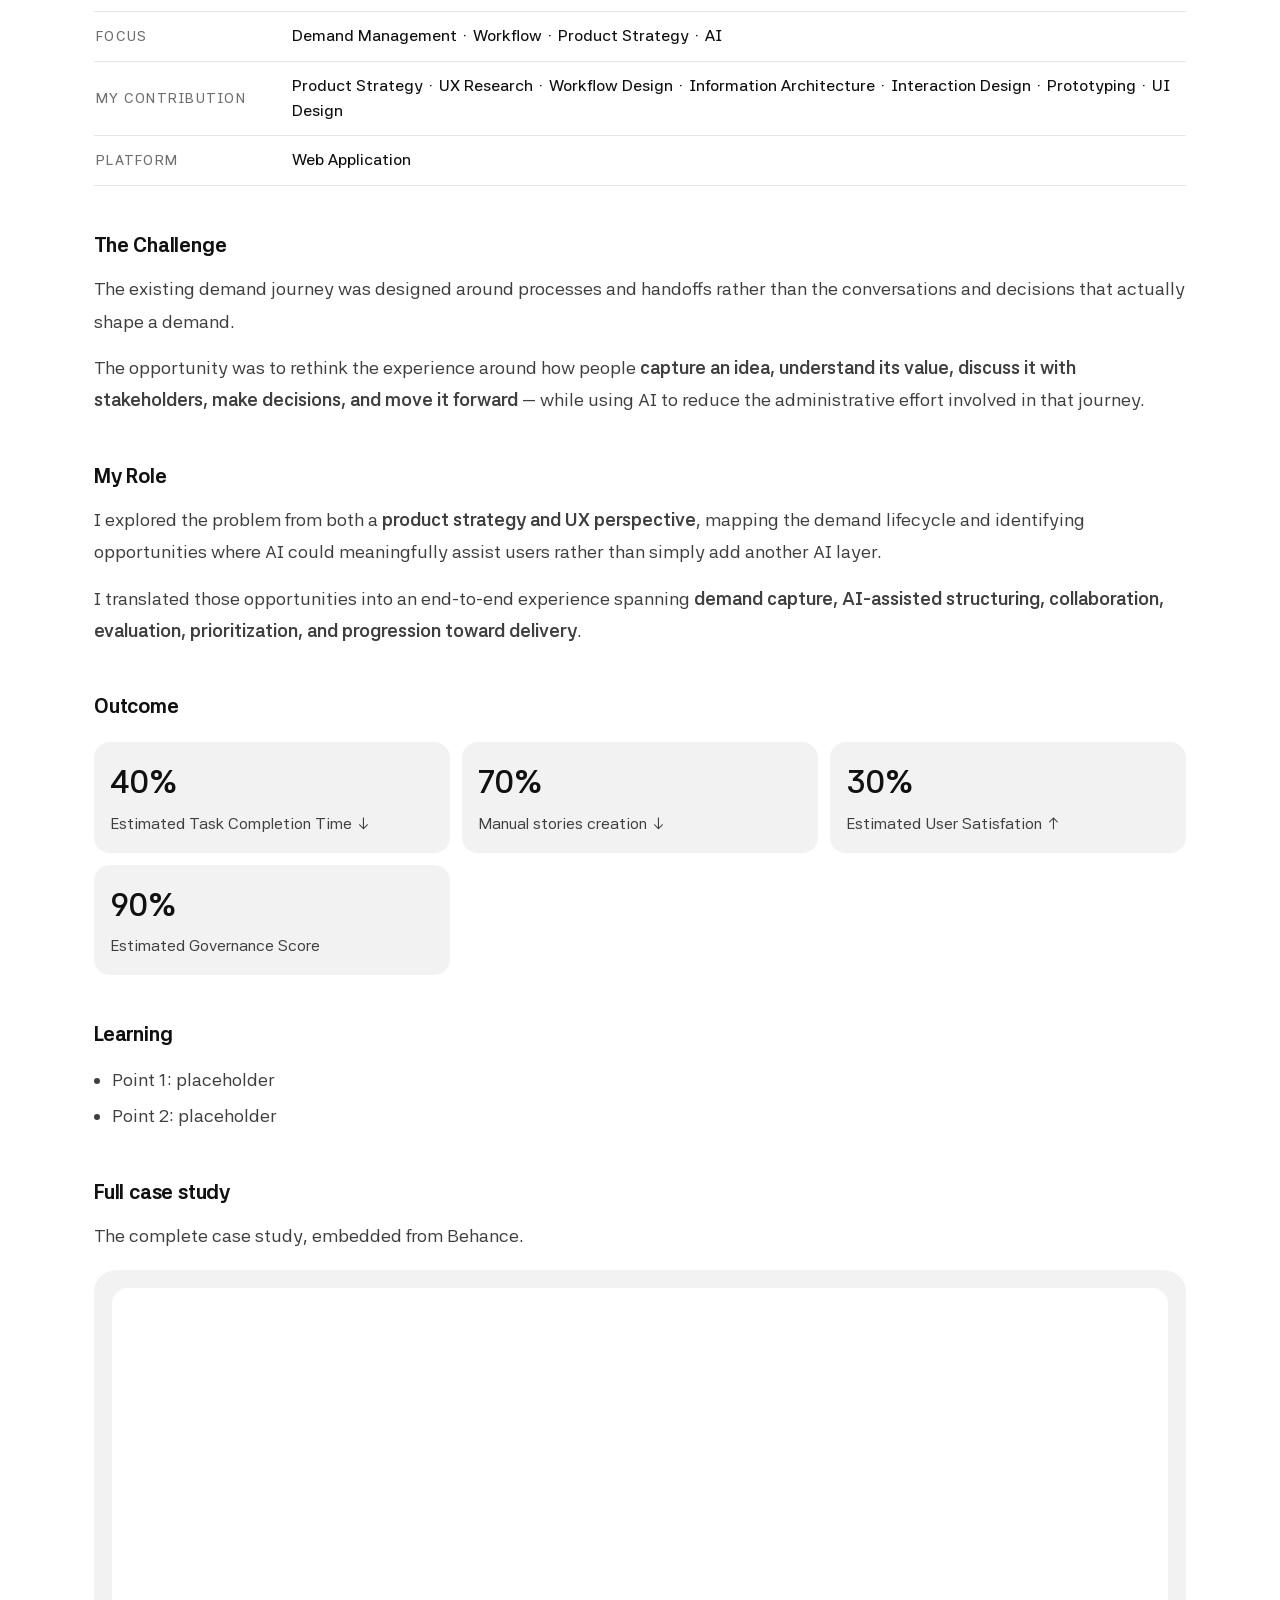
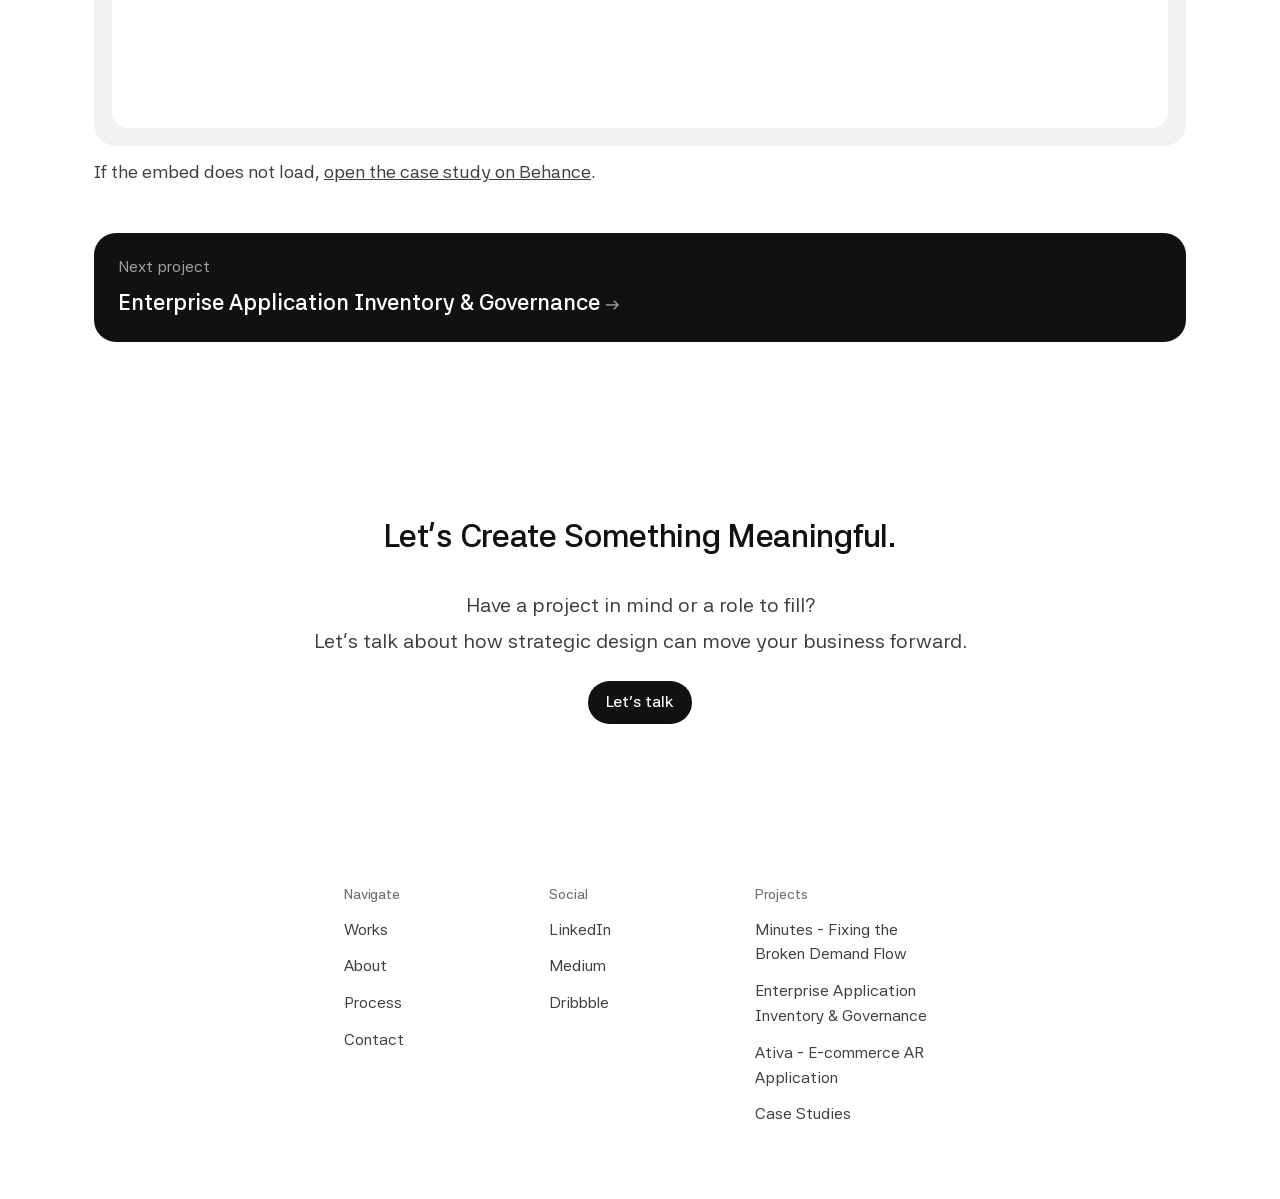
<file: portfolio/project.html>
<!DOCTYPE html>
<html lang="en">
<head>
<meta charset="utf-8" />
<meta name="viewport" content="width=device-width, initial-scale=1" />
<title>Minutes — Fixing the broken Demand Flow | Mani Raj</title>
<link rel="preconnect" href="https://fonts.googleapis.com" />
<link rel="preconnect" href="https://fonts.gstatic.com" crossorigin />
<link href="https://fonts.googleapis.com/css2?family=Asta+Sans:wght@300;400;500;600;700;800&display=swap" rel="stylesheet" />
<link rel="stylesheet" href="styles.css" />
</head>
<body>

<header class="nav nav--solid">
  <div class="nav__inner">
    <a class="nav__logo" href="index.html">Mani Raj</a>
    <nav class="nav__links">
      <a href="works.html">Works</a>
      <a href="about.html">About</a>
      <a href="index.html#services">Services</a>
      <a href="index.html#process">Process</a>
      <a href="contact.html">Contact</a>
    </nav>
    <a class="nav__cta" href="assets/Mani_Raj_Resume.pdf" download>Resume</a>
  </div>
</header>

<section class="page-head">
  <div class="container">
    <a class="backlink" href="works.html"><span aria-hidden="true">←</span> All projects</a>
    
    <h1 class="page-head__title">Minutes - Fixing the broken Demand Flow</h1>
    <p class="lede page-head__lede">A new approach to Demand Management that turns scattered ideas and conversations into structured, actionable demands.</p>
    <p class="eyebrow--tag">AI-Enabled</p><p class="eyebrow--tag">ServiceNow</p>
  </div>
</section>

<section class="project">
  <div class="container">
    <article class="prose" id="overview">
      <p>Demand Management often sits between business ideas and product development, but the journey can become fragmented across conversations, documents, approvals, prioritization, and handoffs. This creates friction for both demand submitters and the teams responsible for evaluating and delivering them.</p>
      <p><strong>Minutes</strong> explores how AI can bring this fragmented journey together — helping teams capture the intent behind a demand, structure the information, facilitate better discussions, and move validated ideas toward action.</p>
    </article>

    <figure class="cover">
      <img src="assets/work-2.png" alt="Minutes: Fixing the broken Demand Flow case study cover" />
    </figure>

    <h2 class="prose__title factsheet__title">Project Snapshot</h2>
    <dl class="factsheet">
      <div class="factsheet__row">
        <dt>Role</dt>
        <dd>Lead Product Designer</dd>
      </div>
      <div class="factsheet__row">
        <dt>Project Type</dt>
        <dd>AI-powered Enterprise Web Application</dd>
      </div>
      <div class="factsheet__row">
        <dt>Focus</dt>
        <dd>Demand Management · Workflow · Product Strategy · AI</dd>
      </div>
      <div class="factsheet__row">
        <dt>My Contribution</dt>
        <dd>Product Strategy · UX Research · Workflow Design · Information Architecture · Interaction Design · Prototyping · UI Design</dd>
      </div>
      <div class="factsheet__row">
        <dt>Platform</dt>
        <dd>Web Application</dd>
      </div>
    </dl>

    <article class="prose" id="challenge">
      <h2 class="prose__title">The Challenge</h2>
      <p>The existing demand journey was designed around processes and handoffs rather than the conversations and decisions that actually shape a demand.</p>
      <p>The opportunity was to rethink the experience around how people <strong>capture an idea, understand its value, discuss it with stakeholders, make decisions, and move it forward</strong> — while using AI to reduce the administrative effort involved in that journey.</p>
    </article>

    <article class="prose" id="role">
      <h2 class="prose__title">My Role</h2>
      <p>I explored the problem from both a <strong>product strategy and UX perspective</strong>, mapping the demand lifecycle and identifying opportunities where AI could meaningfully assist users rather than simply add another AI layer.</p>
      <p>I translated those opportunities into an end-to-end experience spanning <strong>demand capture, AI-assisted structuring, collaboration, evaluation, prioritization, and progression toward delivery</strong>.</p>
    </article>

    <article class="prose" id="outcome">
      <h2 class="prose__title">Outcome</h2>
      <div class="stat-row">
        <div class="stat-cell"><strong>40%</strong><span>Estimated Task Completion Time ↓</span></div>
        <div class="stat-cell"><strong>70%</strong><span>Manual stories creation ↓</span></div>
        <div class="stat-cell"><strong>30%</strong><span>Estimated User Satisfation ↑</span></div>
        <div class="stat-cell"><strong>90%</strong><span>Estimated Governance Score</span></div>
      </div>
    </article>

    <article class="prose" id="learning">
      <h2 class="prose__title">Learning</h2>
      <ul class="prose__list">
        <li>Point 1: placeholder</li>
        <li>Point 2: placeholder</li>
      </ul>
    </article>

    <article class="prose" id="behance">
      <h2 class="prose__title">Full case study</h2>
      <p>The complete case study, embedded from Behance.</p>
      <div class="embed">
        <iframe src="https://www.behance.net/embed/project/253153579?ilo0=1" height="316" width="404" allowfullscreen loading="lazy" frameborder="0" allow="clipboard-write" referrerpolicy="strict-origin-when-cross-origin" title="Behance project embed"></iframe>
      </div>
      <p class="embed__note">If the embed does not load, <a href="https://www.behance.net/gallery/253153579">open the case study on Behance</a>.</p>
    </article>

    <a class="nextlink" href="works.html">
      <span>Next project</span>
      <strong>Enterprise Application Inventory &amp; Governance <span aria-hidden="true">→</span></strong>
    </a>
  </div>
</section>

<section class="cta">
  <h2 class="cta__title">Let's Create Something Meaningful.</h2>
  <p class="cta__text">Have a project in mind or a role to fill?<br />Let's talk about how strategic design can move your business forward.</p>
  <a class="btn btn--dark" href="contact.html">Let's talk</a>
</section>

<footer class="footer">
  <div class="footer__inner">
    <div class="footer__col">
      <h4>Navigate</h4>
      <a href="works.html">Works</a>
      <a href="about.html">About</a>
      <a href="index.html#process">Process</a>
      <a href="contact.html">Contact</a>
    </div>
    <div class="footer__col">
      <h4>Social</h4>
      <a href="#">LinkedIn</a>
      <a href="#">Medium</a>
      <a href="#">Dribbble</a>
    </div>
    <div class="footer__col">
      <h4>Projects</h4>
      <a href="project.html">Minutes - Fixing the Broken Demand Flow</a>
      <a href="project.html">Enterprise Application Inventory &amp; Governance</a>
      <a href="works.html">Ativa - E-commerce AR Application</a>
      <a href="works.html">Case Studies</a>
    </div>
  </div>
</footer>

<script src="motion.js"></script>

</body>
</html>
</file>
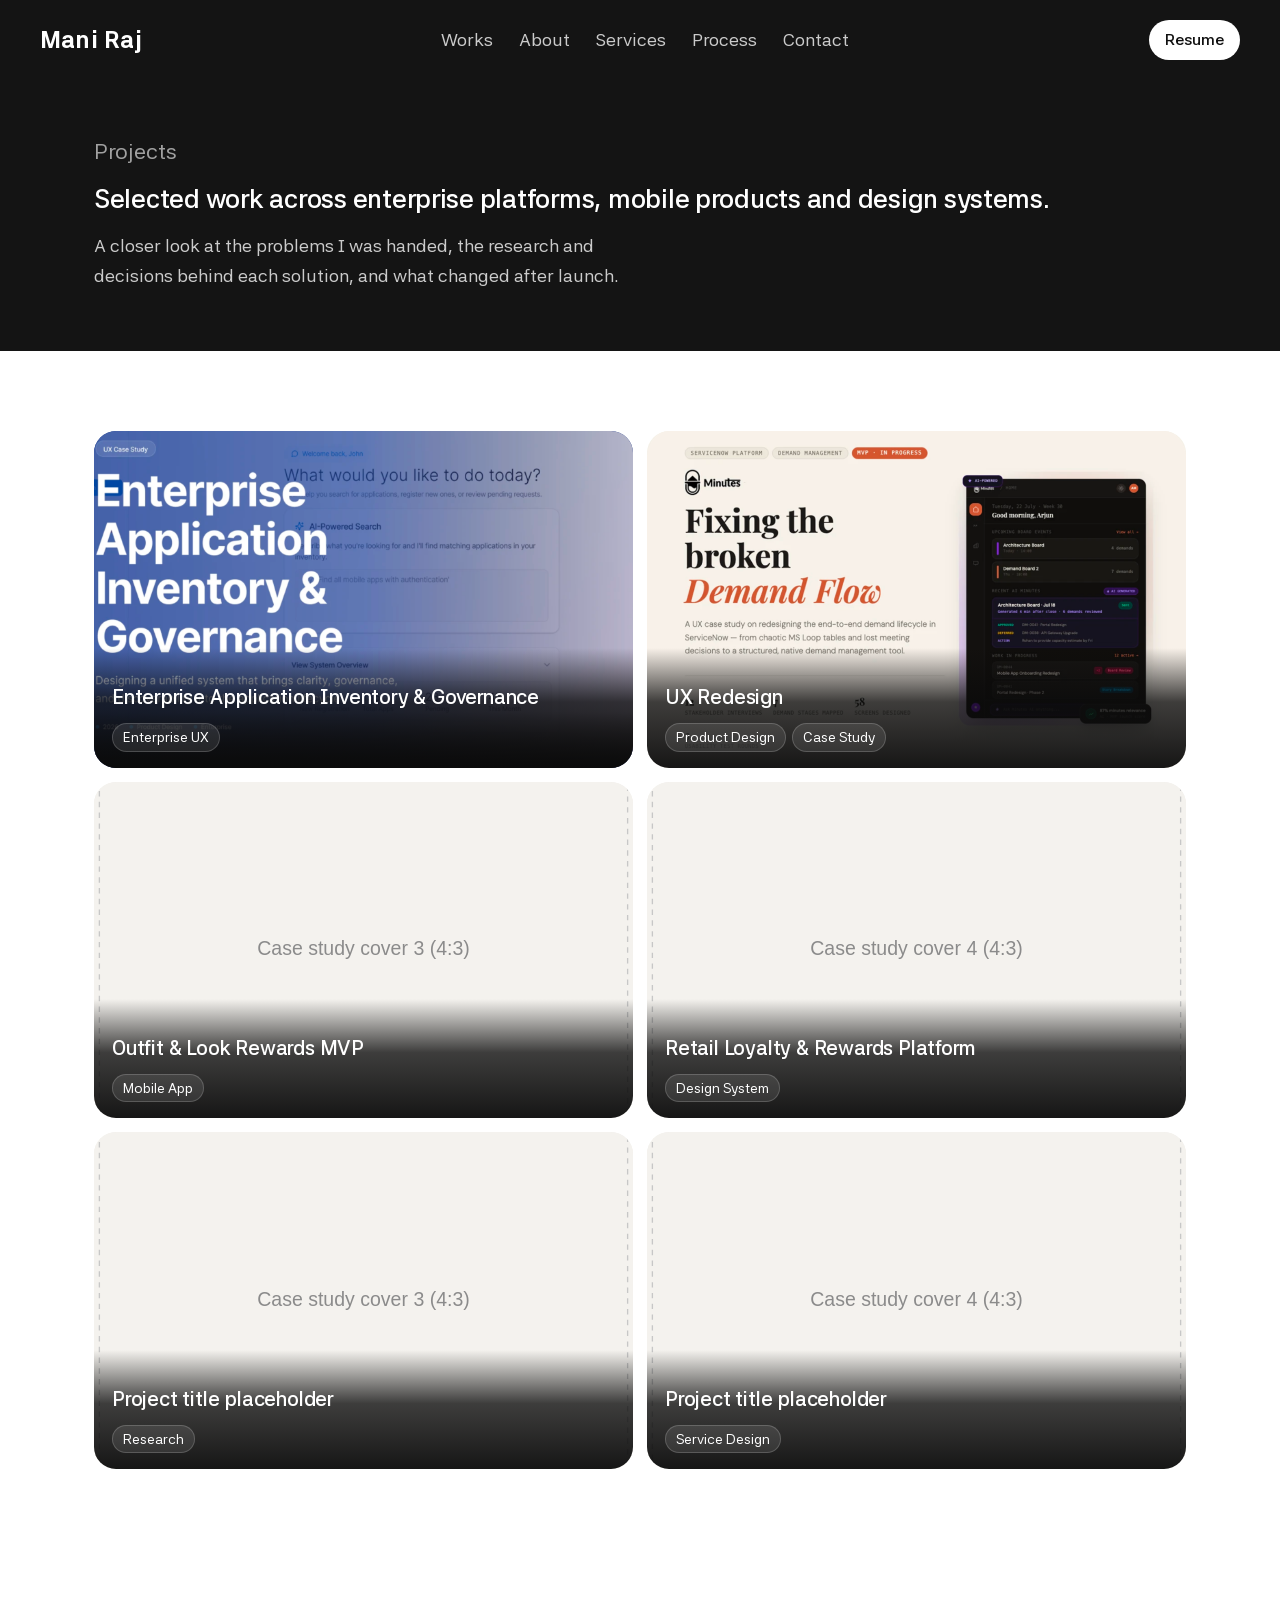
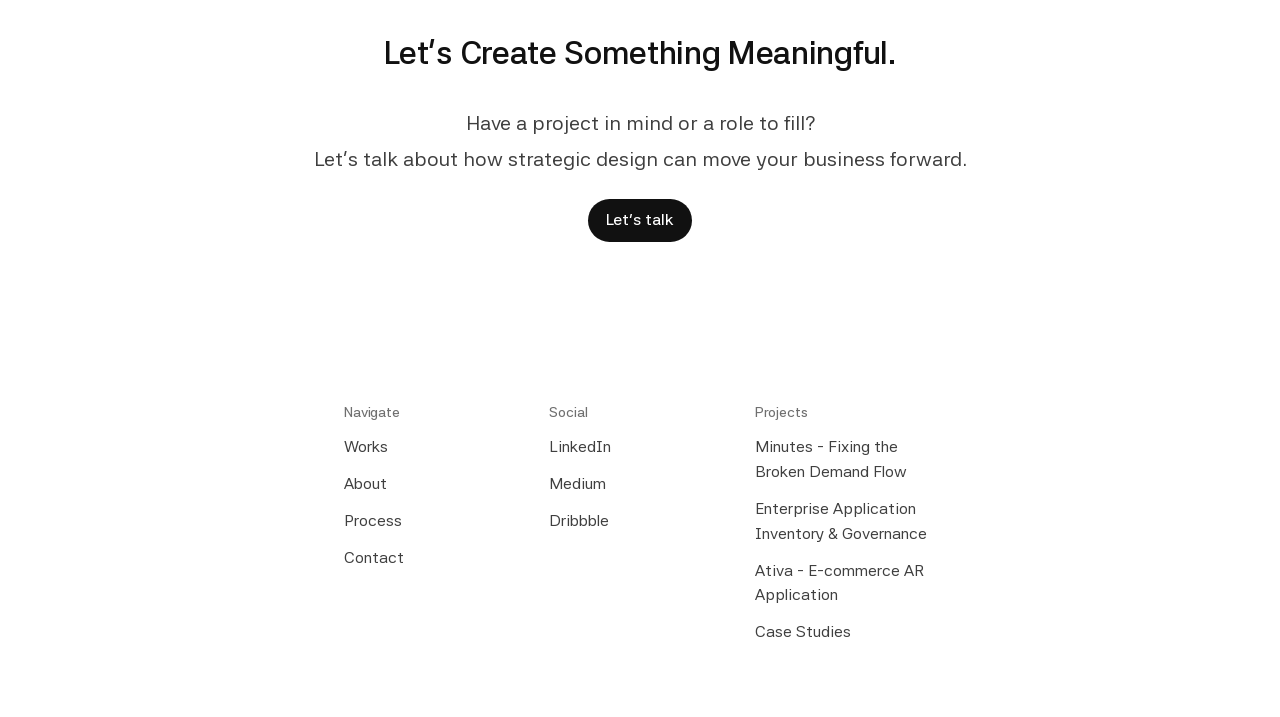
<file: portfolio/projects.html>
<!DOCTYPE html>
<html lang="en">
<head>
<meta charset="utf-8" />
<meta name="viewport" content="width=device-width, initial-scale=1" />
<title>Projects — Mani Raj</title>
<link rel="preconnect" href="https://fonts.googleapis.com" />
<link rel="preconnect" href="https://fonts.gstatic.com" crossorigin />
<link href="https://fonts.googleapis.com/css2?family=Asta+Sans:wght@300;400;500;600;700;800&display=swap" rel="stylesheet" />
<link rel="stylesheet" href="styles.css" />
</head>
<body>

<header class="nav nav--solid">
  <div class="nav__inner">
    <a class="nav__logo" href="index.html">Mani Raj</a>
    <nav class="nav__links">
      <a href="works.html">Works</a>
      <a href="about.html">About</a>
      <a href="index.html#services">Services</a>
      <a href="index.html#process">Process</a>
      <a href="contact.html">Contact</a>
    </nav>
    <a class="nav__cta" href="assets/Mani_Raj_Resume.pdf" download>Resume</a>
  </div>
</header>

<section class="page-head">
  <div class="container">
    <p class="eyebrow">Projects</p>
    <h1 class="page-head__title">Selected work across enterprise platforms, mobile products and design systems.</h1>
    <p class="lede page-head__lede">A closer look at the problems I was handed, the research and decisions behind each solution, and what changed after launch.</p>
  </div>
</section>

<section class="works works--page">
  <div class="container">
    <div class="works__grid">
      <a class="work work--blue" href="project.html">
        <div class="work__art">
          <img src="assets/work-1.png" alt="Enterprise Application Inventory &amp; Governance case study cover" />
        </div>
        <div class="work__meta">
          <h3>Enterprise Application Inventory &amp; Governance</h3>
          <div class="chips">
            <span class="chip">Enterprise UX</span>
          </div>
        </div>
      </a>

      <a class="work work--cream" href="project.html">
        <div class="work__art">
          <img src="assets/work-2.png" alt="Fixing the broken Demand Flow case study cover" />
        </div>
        <div class="work__meta">
          <h3>UX Redesign</h3>
          <div class="chips">
            <span class="chip">Product Design</span>
            <span class="chip">Case Study</span>
          </div>
        </div>
      </a>

      <a class="work work--light" href="project.html">
        <div class="work__art">
          <img src="assets/work-3.svg" alt="Mobile commerce app screens placeholder" />
        </div>
        <div class="work__meta">
          <h3>Outfit &amp; Look Rewards MVP</h3>
          <div class="chips">
            <span class="chip">Mobile App</span>
          </div>
        </div>
      </a>

      <a class="work work--light" href="project.html">
        <div class="work__art">
          <img src="assets/work-4.svg" alt="Retail loyalty app screens placeholder" />
        </div>
        <div class="work__meta">
          <h3>Retail Loyalty &amp; Rewards Platform</h3>
          <div class="chips">
            <span class="chip">Design System</span>
          </div>
        </div>
      </a>

      <a class="work work--light" href="project.html">
        <div class="work__art">
          <img src="assets/work-3.svg" alt="Project cover placeholder" />
        </div>
        <div class="work__meta">
          <h3>Project title placeholder</h3>
          <div class="chips">
            <span class="chip">Research</span>
          </div>
        </div>
      </a>

      <a class="work work--light" href="project.html">
        <div class="work__art">
          <img src="assets/work-4.svg" alt="Project cover placeholder" />
        </div>
        <div class="work__meta">
          <h3>Project title placeholder</h3>
          <div class="chips">
            <span class="chip">Service Design</span>
          </div>
        </div>
      </a>
    </div>
  </div>
</section>

<section class="cta">
  <h2 class="cta__title">Let's Create Something Meaningful.</h2>
  <p class="cta__text">Have a project in mind or a role to fill?<br />Let's talk about how strategic design can move your business forward.</p>
  <a class="btn btn--dark" href="contact.html">Let's talk</a>
</section>

<footer class="footer">
  <div class="footer__inner">
    <div class="footer__col">
      <h4>Navigate</h4>
      <a href="works.html">Works</a>
      <a href="about.html">About</a>
      <a href="index.html#process">Process</a>
      <a href="contact.html">Contact</a>
    </div>
    <div class="footer__col">
      <h4>Social</h4>
      <a href="#">LinkedIn</a>
      <a href="#">Medium</a>
      <a href="#">Dribbble</a>
    </div>
    <div class="footer__col">
      <h4>Projects</h4>
      <a href="project.html">Minutes - Fixing the Broken Demand Flow</a>
      <a href="project.html">Enterprise Application Inventory &amp; Governance</a>
      <a href="works.html">Ativa - E-commerce AR Application</a>
      <a href="works.html">Case Studies</a>
    </div>
  </div>
</footer>

<script src="motion.js"></script>

</body>
</html>
</file>
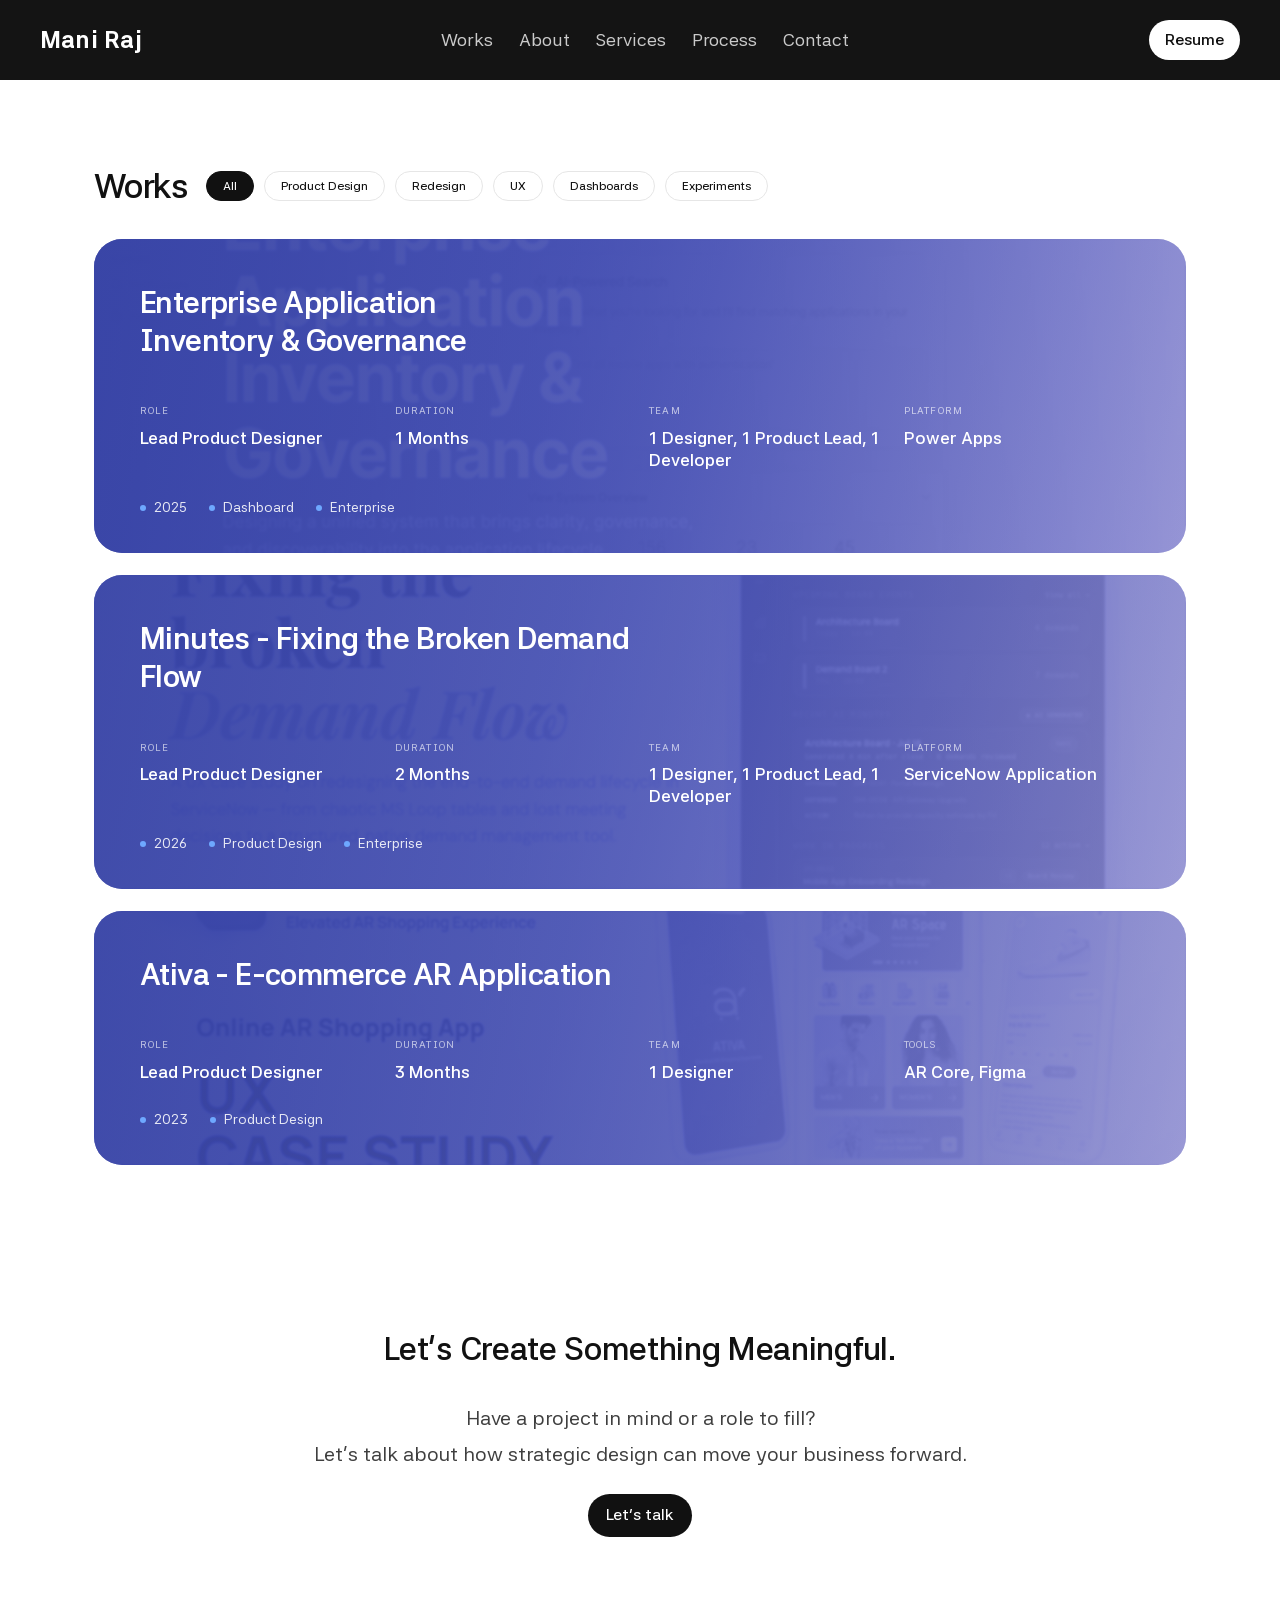
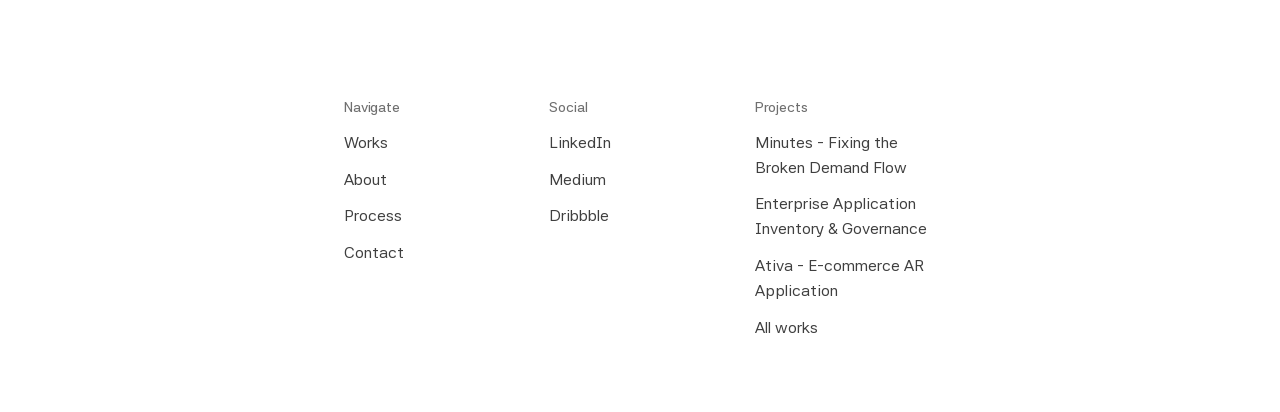
<file: portfolio/works.html>
<!DOCTYPE html>
<html lang="en">
<head>
<meta charset="utf-8" />
<meta name="viewport" content="width=device-width, initial-scale=1" />
<title>Works — Mani Raj</title>
<link rel="preconnect" href="https://fonts.googleapis.com" />
<link rel="preconnect" href="https://fonts.gstatic.com" crossorigin />
<link href="https://fonts.googleapis.com/css2?family=Asta+Sans:wght@300;400;500;600;700;800&display=swap" rel="stylesheet" />
<link rel="stylesheet" href="styles.css" />
</head>
<body>

<header class="nav nav--solid">
  <div class="nav__inner">
    <a class="nav__logo" href="index.html">Mani Raj</a>
    <nav class="nav__links">
      <a href="works.html">Works</a>
      <a href="about.html">About</a>
      <a href="index.html#services">Services</a>
      <a href="index.html#process">Process</a>
      <a href="contact.html">Contact</a>
    </nav>
    <a class="nav__cta" href="assets/Mani_Raj_Resume.pdf" download>Resume</a>
  </div>
</header>

<section class="worksx">
  <div class="container container--wide">

    <div class="worksx__head">
      <h1 class="worksx__title">Works</h1>
      <div class="worksx__filters" id="filters">
        <button type="button" class="filter-pill is-active" data-filter="all" aria-pressed="true">All</button>
        <button type="button" class="filter-pill" data-filter="product-design" aria-pressed="false">Product Design</button>
        <button type="button" class="filter-pill" data-filter="redesign" aria-pressed="false">Redesign</button>
        <button type="button" class="filter-pill" data-filter="ux" aria-pressed="false">UX</button>
        <button type="button" class="filter-pill" data-filter="dashboards" aria-pressed="false">Dashboards</button>
        <button type="button" class="filter-pill" data-filter="experiments" aria-pressed="false">Experiments</button>
      </div>
    </div>

    <div class="worksx__list" id="works-list">

      <a class="wcard" href="Enterprise_Application_Inventory.html" data-tags="dashboards ux">
        <img class="wcard__bg" src="assets/work-1.png" alt="" aria-hidden="true" />
        <div class="wcard__body">
          <h2 class="wcard__title">Enterprise Application<br />Inventory &amp; Governance</h2>
          <dl class="wcard__meta">
            <div class="wcard__cell">
              <dt>Role</dt>
              <dd>Lead Product Designer</dd>
            </div>
            <div class="wcard__cell">
              <dt>Duration</dt>
              <dd>1 Months</dd>
            </div>
            <div class="wcard__cell">
              <dt>Team</dt>
              <dd>1 Designer, 1 Product Lead, 1 Developer</dd>
            </div>
            <div class="wcard__cell">
              <dt>Platform</dt>
              <dd>Power Apps</dd>
            </div>
          </dl>
          <div class="wcard__tags">
            <span class="wtag"><span class="wtag__dot" aria-hidden="true"></span>2025</span>
            <span class="wtag"><span class="wtag__dot" aria-hidden="true"></span>Dashboard</span>
            <span class="wtag"><span class="wtag__dot" aria-hidden="true"></span>Enterprise</span>
          </div>
        </div>
      </a>

      <a class="wcard" href="Minutes.html" data-tags="product-design redesign ux">
        <img class="wcard__bg" src="assets/work-2.png" alt="" aria-hidden="true" />
        <div class="wcard__body">
          <h2 class="wcard__title">Minutes - Fixing the Broken Demand<br />Flow</h2>
          <dl class="wcard__meta">
            <div class="wcard__cell">
              <dt>Role</dt>
              <dd>Lead Product Designer</dd>
            </div>
            <div class="wcard__cell">
              <dt>Duration</dt>
              <dd>2 Months</dd>
            </div>
            <div class="wcard__cell">
              <dt>Team</dt>
              <dd>1 Designer, 1 Product Lead, 1 Developer</dd>
            </div>
            <div class="wcard__cell">
              <dt>Platform</dt>
              <dd>ServiceNow Application</dd>
            </div>
          </dl>
          <div class="wcard__tags">
            <span class="wtag"><span class="wtag__dot" aria-hidden="true"></span>2026</span>
            <span class="wtag"><span class="wtag__dot" aria-hidden="true"></span>Product Design</span>
            <span class="wtag"><span class="wtag__dot" aria-hidden="true"></span>Enterprise</span>
          </div>
        </div>
      </a>

      <a class="wcard" href="ativa.html" data-tags="product-design ux experiments">
        <img class="wcard__bg" src="assets/work-ativa.png" alt="" aria-hidden="true" />
        <div class="wcard__body">
          <h2 class="wcard__title">Ativa - E-commerce AR Application</h2>
          <dl class="wcard__meta">
            <div class="wcard__cell">
              <dt>Role</dt>
              <dd>Lead Product Designer</dd>
            </div>
            <div class="wcard__cell">
              <dt>Duration</dt>
              <dd>3 Months</dd>
            </div>
            <div class="wcard__cell">
              <dt>Team</dt>
              <dd>1 Designer</dd>
            </div>
            <div class="wcard__cell">
              <dt>Tools</dt>
              <dd>AR Core, Figma</dd>
            </div>
          </dl>
          <div class="wcard__tags">
            <span class="wtag"><span class="wtag__dot" aria-hidden="true"></span>2023</span>
            <span class="wtag"><span class="wtag__dot" aria-hidden="true"></span>Product Design</span>
          </div>
        </div>
      </a>

      <p class="worksx__empty" id="works-empty" hidden>No projects in this category yet.</p>
    </div>
  </div>
</section>

<section class="cta">
  <h2 class="cta__title">Let's Create Something Meaningful.</h2>
  <p class="cta__text">Have a project in mind or a role to fill?<br />Let's talk about how strategic design can move your business forward.</p>
  <a class="btn btn--dark" href="contact.html">Let's talk</a>
</section>

<footer class="footer">
  <div class="footer__inner">
    <div class="footer__col">
      <h4>Navigate</h4>
      <a href="works.html">Works</a>
      <a href="about.html">About</a>
      <a href="index.html#process">Process</a>
      <a href="contact.html">Contact</a>
    </div>
    <div class="footer__col">
      <h4>Social</h4>
      <a href="#">LinkedIn</a>
      <a href="#">Medium</a>
      <a href="#">Dribbble</a>
    </div>
    <div class="footer__col">
      <h4>Projects</h4>
      <a href="project.html">Minutes - Fixing the Broken Demand Flow</a>
      <a href="project.html">Enterprise Application Inventory &amp; Governance</a>
      <a href="works.html">Ativa - E-commerce AR Application</a>
      <a href="works.html">All works</a>
    </div>
  </div>
</footer>

<script src="motion.js"></script>
<script src="works.js"></script>

</body>
</html>
</file>
<file: portfolio/styles.css>
/* ============ tokens ============ */
:root {
  --ink: #111111;
  --ink-soft: #3f3f3f;
  --muted: #6f6f6f;
  --line: #e6e6e6;
  --bg: #ffffff;
  --bg-soft: #f2f2f2;
  --dark: #262626;
  --dark-2: #333333;
  --purple: #6a1be0;
  --green: #22c55e;
  --container: 1140px;
  --container-wide: 1140px;
  --r-lg: 22px;
  --r-md: 16px;
  --r-sm: 10px;
}

* { box-sizing: border-box; }

html { scroll-behavior: smooth; }

body {
  margin: 0;
  background: var(--bg);
  color: var(--ink);
  font-family: "Asta Sans", system-ui, -apple-system, "Segoe UI", sans-serif;
  font-size: 16px;
  line-height: 1.55;
  -webkit-font-smoothing: antialiased;
}

img { max-width: 100%; display: block; }
a { color: inherit; text-decoration: none; }
h1, h2, h3, h4 { margin: 0; font-weight: 600; letter-spacing: -0.01em; }
p { margin: 0; }

.container {
  max-width: var(--container);
  margin: 0 auto;
  padding: 0 24px;
}

.container--wide { max-width: var(--container-wide); }

/* ============ shared bits ============ */
.dot {
  width: 7px; height: 7px; border-radius: 50%;
  background: var(--green); display: inline-block; flex: 0 0 auto;
}

.badge {
  display: inline-flex; align-items: center; gap: 7px;
  padding: 5px 12px; border-radius: 999px;
  background: rgba(255, 255, 255, .12);
  border: 1px solid rgba(255, 255, 255, .22);
  color: #fff; font-size: 16px; letter-spacing: .02em;
  backdrop-filter: blur(6px);
}

.pill {
  display: inline-flex; align-items: center; gap: 8px;
  padding: 8px 16px; border-radius: 999px;
  background: var(--bg-soft); color: var(--ink);
  font-size: 16px; font-weight: 500;
}

.pill--status { background: #fff; box-shadow: 0 1px 2px rgba(0, 0, 0, .06); }

.chips { display: flex; flex-wrap: wrap; gap: 6px; }

.chip {
  padding: 5px 10px; border-radius: 999px;
  background: rgba(255, 255, 255, .1);
  border: 1px solid rgba(255, 255, 255, .18);
  color: #fff; font-size: 14px; line-height: 1.2; white-space: nowrap;
}

.btn {
  display: inline-flex; align-items: center; justify-content: center;
  padding: 9px 18px; border-radius: 999px;
  font-size: 16px; font-weight: 500; border: 0; cursor: pointer;
}

.btn--dark { background: var(--ink); color: #fff; }

.btn--ghost {
  background: rgba(255, 255, 255, .14); color: #fff;
  border: 1px solid rgba(255, 255, 255, .28);
}

.section-title { font-size: 32px; font-weight: 600; }

.eyebrow {font-size: 22px;
font-weight: 400;
color: var(--ink);
}
.eyebrow--tag {font-size: 14px;
font-weight: 500;
color: var(--muted);
border: 1px solid #6c6c6c;
padding: 9px 24px;
border-radius: 24px;
margin-top: 24px;
display: inline-block;
margin-right: 12px;
}
.eyebrow--light { color: rgba(255, 255, 255, .65); }

.lede { font-size: 18px; line-height: 1.65; color: var(--ink-soft); }
.lede--light { color: rgba(255, 255, 255, .92); }

/* section intros: Services, Process Driven, Skills & more */
.services .eyebrow,
.process .eyebrow,
.experience__copy .eyebrow { font-size: 22px; font-weight: 400; margin-bottom: 30px;}

.services .lede,
.process .lede,
.experience__copy .lede {
  font-size: 32px; font-weight: 600; line-height: 1.3; color: #111;
}
.process .lede--light { color: #fff; }

.split {
  display: grid; grid-template-columns: 1fr 1.25fr; gap: 40px;
  align-items: start;
}

.card {
  background: var(--bg-soft); border-radius: var(--r-lg); padding: 18px;
}
.card--dark { background: var(--ink); color: #fff; }
.card--purple { background: var(--purple); color: #fff; }

/* ============ nav ============ */
.nav {
  position: sticky; top: 0; z-index: 20;
  background: rgba(20, 20, 20, .80);
  backdrop-filter: blur(10px);
}

.nav__inner {
  height: 80px; display: flex; align-items: center; gap: 24px;
  padding: 0 40px;
}

.nav__logo { color: #fff; font-size: 24px; font-weight: 800; letter-spacing: .01em; }

.nav__links {
  margin: 0 auto; display: flex; align-items: center; gap: 26px;
}
.nav__links a { color: rgba(255, 255, 255, .78); font-size: 18px; }
.nav__links a:hover { color: #fff; }

.nav__cta {
  background: #fff; color: var(--ink);
  padding: 8px 16px; border-radius: 999px;
  font-size: 16px; font-weight: 600;
}

/* ============ hero ============ */
.hero {
  position: relative; min-height: 640px;
  display: flex; align-items: flex-end;
  background: #0b0b0b; overflow: hidden;
  margin-top: -54px; padding-top: 54px;
}

.hero__bg {
  position: absolute; inset: 0;
  width: 100%; height: 100%; object-fit: cover;
  filter: grayscale(100%);
}

.hero__inner {
  position: relative; width: 100%;
  max-width: var(--container-wide); margin: 0 auto;
  padding: 0 24px 84px;
  display: grid; grid-template-columns: 1.35fr 1fr; gap: 60px;
  align-items: end;
}

.hero__title {
  margin-top: 14px;
  font-size: 32px; line-height: 1.28; font-weight: 500;
  color: #fff; letter-spacing: -0.015em;
}

.hero__right { max-width: 100%; }
.hero__right p {
  color: rgba(255, 255, 255, .8); font-size: 16px; line-height: 1.6;
  margin-bottom: 16px;
}

/* ============ featured works ============ */
.works { padding: 80px 0 80px; }

.works__head {
  display: flex; align-items: center; justify-content: space-between;
  margin-bottom: 22px;
}

.works__grid {
  display: grid; grid-template-columns: 1fr 1fr; gap: 14px;
  align-items: start;
}

.work {
  position: relative; border-radius: var(--r-lg); overflow: hidden;
  display: block; aspect-ratio: 16 / 10;
}

.work--wide { grid-column: 1 / -1; aspect-ratio: 12 / 5; }

.work--blue { background: #1e3a8a; }
.work--cream { background: #f5f1e8; }
.work--light { background: #f4f2ee; }

.work__art, .work__art img { position: absolute; inset: 0; }
.work__art img { width: 100%; height: 100%; object-fit: cover; }

.work__meta {
  position: absolute; left: 0; right: 0; bottom: 0;
  padding: 34px 18px 16px;
  background: linear-gradient(180deg, rgba(10, 10, 10, 0) 0%, rgba(10, 10, 10, .78) 45%, rgba(10, 10, 10, .95) 100%);
  color: #fff;
}

.work__meta h3 { font-size: 20px; font-weight: 600; margin-bottom: 10px; }

/* ============ awards ============ */
.awards { padding: 80px 0; }

.awards__grid {
  display: grid; grid-template-columns: 1fr 1.1fr 1fr; gap: 14px;
  align-items: stretch;
}

.award {
  background: #f3f3f3; border-radius: 36px;
  padding: 24px 24px 0; overflow: hidden;
  display: flex; flex-direction: column;
}
.award__icon { display: inline-flex; color: var(--ink); margin-bottom: 26px; }
.award__title { font-size: 20px; font-weight: 600; margin-bottom: 6px; }
.award__sub { font-size: 16px; color: var(--muted); line-height: 1.45; }
.award__art {
  margin-top: 22px; border-radius: 18px 18px 0 0; overflow: hidden;
  flex: 1; min-height: 170px;
}
.award__art img { width: 100%; height: 100%; object-fit: cover; }

.quote {
  padding: 26px 24px; display: flex; flex-direction: column;
  margin: -16px 0; border-radius: 30px;
  box-shadow: 0 18px 40px rgba(0, 0, 0, .18);
}
.quote__mark {
  width: 44px; height: auto; opacity: .55;
  margin-bottom: 22px;
}
.quote__text { font-size: 22px; font-weight: 500; line-height: 1.4; }
.quote__author {
  margin-top: auto; display: flex; align-items: center; gap: 10px;
  padding-top: 26px;
}
.avatar {
  width: 40px; height: 40px; border-radius: 7px;
  background: rgba(255, 255, 255, .85); flex: 0 0 auto;
}
.quote__author strong { display: block; font-size: 18px; font-weight: 600; }
.quote__author em {
  display: block; font-style: normal; font-size: 18px;
  color: rgba(255, 255, 255, .6);
}

.awards__aside {
  display: flex; align-items: center; justify-content: center;
  background: #f3f3f3; border-radius: 36px; padding: 26px 18px;
}

/* stat card (collapsed pill -> hover expanded stats) */
.stat {
  position: relative; overflow: visible; outline: 0;
  min-height: 260px;
}

.stat__badge {
  position: absolute; top: -13px; left: 50%; width: max-content;
  display: flex; align-items: center; gap: 10px;
  padding: 4px 16px 4px 5px; border-radius: 999px;
  background: #0ec93a; color: #fff;
  font-size: 12px; font-weight: 500; white-space: nowrap;
  box-shadow: 0 8px 18px rgba(14, 201, 58, .28);
  opacity: 0; transform: translate(-50%, 8px);
  transition: opacity .3s ease, transform .3s ease;
  pointer-events: none;
}
.stat:hover .stat__badge,
.stat:focus-visible .stat__badge,
.stat:focus-within .stat__badge { opacity: 1; transform: translate(-50%, 0); }

.stat__avatars { display: flex; flex: 0 0 auto; }
.stat__avatars img {
  flex: 0 0 26px; width: 26px; height: 26px; border-radius: 50%;
  border: 2px solid #0ec93a; margin-right: -9px;
}
.stat__avatars img:last-child { margin-right: 0; }

.stat__stack {
  width: 100%; display: flex; flex-direction: column; align-items: center;
}

.stat__row {
  position: relative; width: 100%; z-index: 1;
  display: flex; align-items: center; justify-content: space-between; gap: 12px;
  background: #fff; border-radius: 16px; padding: 15px 16px;
  box-shadow: 0 8px 18px rgba(0, 0, 0, .07);
  transition: margin .38s ease, width .38s ease, box-shadow .38s ease;
}
.stat__row--lead { z-index: 3; }
.stat__row:nth-child(2) { z-index: 2; width: 92%; margin-top: -44px; }
.stat__row:nth-child(3) { z-index: 1; width: 84%; margin-top: -44px; }

.stat__row:nth-child(2) > *,
.stat__row:nth-child(3) > * {
  opacity: 0; transition: opacity .2s ease;
}
.stat:hover .stat__row:nth-child(2) > *,
.stat:hover .stat__row:nth-child(3) > *,
.stat:focus-within .stat__row:nth-child(2) > *,
.stat:focus-within .stat__row:nth-child(3) > * {
  opacity: 1; transition: opacity .3s ease .12s;
}

.stat:hover .stat__row:nth-child(2),
.stat:hover .stat__row:nth-child(3),
.stat:focus-within .stat__row:nth-child(2),
.stat:focus-within .stat__row:nth-child(3) { width: 100%; margin-top: 14px; }

.stat__label { font-size: 18px; font-weight: 500; color: var(--ink); }
.stat__row--lead .stat__label--expanded {
  position: absolute; left: 16px; opacity: 0;
  transition: opacity .28s ease;
}
.stat__row--lead .stat__label--collapsed { transition: opacity .28s ease; }
.stat:hover .stat__label--collapsed,
.stat:focus-within .stat__label--collapsed { opacity: 0; }
.stat:hover .stat__label--expanded,
.stat:focus-within .stat__label--expanded { opacity: 1; }

.stat__icon--check { display: inline-flex; color: #0ec93a; transition: color .28s ease; }
.stat:hover .stat__icon--check,
.stat:focus-within .stat__icon--check { color: #7c1bf5; }

.stat__emoji { font-size: 17px; line-height: 1; }

/* ============ services ============ */
.services { padding: 80px 0; }
.services .split { margin-bottom: 80px; }

.services__grid {
  display: grid; grid-template-columns: repeat(3, 1fr); gap: 14px;
  align-items: start;
}

.service {
  background: #f3f3f3; border: 0; padding: 8px; border-radius: 32px;
  font-size: 16px;
  display: flex; flex-direction: column; gap: 8px;
}
.service.card--purple {
  background: #390068; margin: -14px 0;
  box-shadow: 0 18px 40px rgba(57, 0, 104, .28);
}

.service__head {
  display: flex; align-items: center; justify-content: space-between; gap: 12px;
  background: #fff; border: 1px solid var(--line);
  border-radius: 22px; padding: 16px 20px;
}
.service__body {
  background: #ffffff; border: 1px solid var(--line);
  border-radius: 22px; padding: 20px;
  flex: 1;
}
.card--purple .service__head,
.card--purple .service__body {
  background: var(--purple); border-color: var(--purple);
}
.card--purple .service__head h3 { color: #fff; }

.service__head h3 { font-size: 20px; font-weight: 600; letter-spacing: -0.01em; }
.service__icon {
  display: inline-flex; color: var(--purple);
}
.service__icon--amber { color: #e08b12; }
.service__icon--green { color: #22c55e; }
.service__icon--purple { color: #fff; }

.service__body > p {
  font-size: 16px; line-height: 1.5; color: var(--ink-soft);
  margin-bottom: 30px;
}
.card--purple .service__body > p { color: rgba(255, 255, 255, .92); }

.service .chips { gap: 8px; }
.service .chip {
  background: #f7f7f7; border-color: transparent; color: var(--ink-soft);
  font-size: 16px; padding: 8px 14px; border-radius: 12px;
}
.card--purple .chip {
  background: rgba(255, 255, 255, .16); border-color: transparent; color: #fff;
}

/* ============ process ============ */
.process {
  background: var(--dark); color: #fff;
  padding: 72px 0 78px; margin: 80px 0;
}
.process .split { margin-bottom: 80px; }

.process__grid {
  display: grid; grid-template-columns: repeat(3, 1fr); gap: 14px;
}

.step {
  background: var(--dark-2); border-radius: var(--r-lg); padding: 6px 6px 18px;
}
.step__title {
  background: #fbfbfb; color: var(--ink);
  border-radius: 18px; padding: 12px 18px;
  font-size: 20px; font-weight: 600; margin-bottom: 24px;
}
.step p {
  padding: 0 16px; font-size: 18px; line-height: 1.6;
  color: rgba(255, 255, 255, .72);
}

/* ============ experience ============ */
.experience { padding: 80px 0; }

.experience__grid {
  display: grid; grid-template-columns: 1fr 1fr; gap: 60px; align-items: start;
}
.experience__copy .lede { margin-bottom: 26px; }

.panel {
  background: var(--bg-soft); border-radius: var(--r-lg); padding: 12px;
  display: flex; flex-direction: column; gap: 8px;
}
.panel__top { display: flex; justify-content: center; padding: 4px 0 8px; }

.panel__card { background: #fff; border-radius: var(--r-md); padding: 14px 16px; }
.panel__card-head {
  display: flex; align-items: center; justify-content: space-between;
  color: var(--muted); font-size: 12px; margin-bottom: 10px;
}
.panel__card-head h3 { font-size: 12px; font-weight: 500; color: var(--muted); }

.panel__list { margin: 0; padding-left: 20px; }
.panel__list li {
  font-size: 16px; line-height: 1.85; color: var(--ink); list-style: none;
  position: relative;
}
.panel__list li::before {
  content: "–"; position: absolute; left: -20px; color: #111;
}

.acc { background: #fff; border-radius: var(--r-md); overflow: hidden; }
.acc--gradient { background: linear-gradient(90deg, #7fb2ff 0%, #b98cf5 100%); }

.acc__head {
  display: flex; align-items: center; justify-content: space-between; gap: 12px;
  width: 100%; text-align: left; background: none; border: 0;
  padding: 13px 16px; font: inherit; font-size: 20px; font-weight: 500;
  color: var(--ink); cursor: pointer;
}
.acc__sign {
  position: relative; width: 12px; height: 12px; flex: 0 0 12px;
}
.acc__sign::before, .acc__sign::after {
  content: ""; position: absolute; background: var(--ink);
  transition: transform .25s ease, opacity .25s ease;
}
.acc__sign::before { top: 5px; left: 0; width: 12px; height: 2px; }
.acc__sign::after { left: 5px; top: 0; width: 2px; height: 12px; }
.acc.is-open .acc__sign::after { transform: rotate(90deg); opacity: 0; }

.acc__body { padding: 16px; background-color: rgba(255, 255, 255, .4); }

/* ============ logo strip ============ */
.logos {
  display: flex; align-items: stretch;
  background: #dcdcdc; height: 100px; margin: 0px;
}
.logos__tag {
  position: relative;
  background: var(--dark); color: #fff;
  display: flex; align-items: center;
  padding: 0 74px 0 100px;
  font-size: 24px; font-weight: 600; white-space: nowrap;
}
.logos__tag::after {
  content: ""; position: absolute; right: -36px;
  top: 0; border-left: 36px solid var(--dark);
  border-top: 0px solid transparent;
  border-bottom: 100px solid transparent;
}
.logos__track {
  flex: 1; display: flex; align-items: center; justify-content: space-around;
  gap: 24px; padding: 0 48px 0 60px;
}
.logos__track img { height: 78px; width: auto; opacity: .85; }

/* ============ cta ============ */
.cta { padding: 80px 24px; text-align: center; }
.cta__title { font-size: 32px; font-weight: 600; margin-bottom: 26px; }
.cta__text {
  font-size: 20px; line-height: 1.8; color: var(--ink-soft); margin-bottom: 22px;
}

/* ============ footer ============ */
.footer { padding: 80px 0 72px; }
.footer__inner {
  max-width: var(--container); margin: 0 auto; padding: 0 24px;
  display: grid; grid-template-columns: repeat(3, 1fr); gap: 24px;
  max-width: 640px;
}
.footer__col { display: flex; flex-direction: column; gap: 12px; }
.footer__col h4 { font-size: 14px; font-weight: 500; color: var(--muted); }
.footer__col a { font-size: 16px; color: var(--ink-soft); }
.footer__col a:hover { color: var(--ink); }

/* ============ inner pages ============ */
.nav--solid { background: #141414; }

.page-head {
  background: #141414; color: #fff;
  padding: 54px 0 60px; margin-bottom: 0px;
}
.page-head__title { font-size: 26px; line-height: 1.28; margin: 14px 0 16px; }
.page-head__lede { color: rgba(255, 255, 255, .78); max-width: 560px; }
.page-head .eyebrow { color: rgba(255, 255, 255, .6); }

.backlink {
  display: inline-flex; align-items: center; gap: 8px;
  font-size: 16px; color: rgba(255, 255, 255, .7); margin-bottom: 22px;
}
.backlink:hover { color: #fff; }

.chips--dark { margin-bottom: 4px; }

.works--page { padding: 80px 0; }

/* ---- project detail ---- */
.project { padding: 80px 0; }
.project .container + .container { padding-top: 0; }

.factsheet__title { margin-bottom: 14px; }

.factsheet {
  margin: 0 0 44px; border-top: 1px solid var(--line);
  border-bottom: 1px solid var(--line);
}
.factsheet__row {
  display: grid; grid-template-columns: 180px 1fr; gap: 16px;
  padding: 12px 2px; border-bottom: 1px solid var(--line);
}
.factsheet__row:last-child { border-bottom: 0; }
.factsheet dt {
  font-size: 14px; font-weight: 500; letter-spacing: .09em;
  text-transform: uppercase; color: var(--muted);
  align-self: center;
}
.factsheet dd { margin: 0; font-size: 16px; font-weight: 500; }

.cover { margin: 0 0 44px; border-radius: var(--r-lg); overflow: hidden; background: var(--bg-soft); }
.cover img { width: 100%; height: auto; }

.prose { margin-bottom: 44px; }
.prose__title { font-size: 20px; margin-bottom: 12px; font-weight: 800;}
.prose p { font-size: 18px; line-height: 1.8; color: var(--ink-soft); }
.prose p + p { margin-top: 14px; }
.prose__list { margin: 14px 0 0; padding-left: 18px; }
.prose__list li {
  font-size: 18px; line-height: 1.8; color: var(--ink-soft); margin-bottom: 4px;
}

.stat-row { display: grid; grid-template-columns: repeat(3, 1fr); gap: 12px; margin-top: 20px; }
.stat-cell { background: var(--bg-soft); border-radius: var(--r-md); padding: 16px; }
.stat-cell strong { display: block; font-size: 32px; font-weight: 600; margin-bottom: 4px; }
.stat-cell span { font-size: 16px; color: var(--ink-soft); }

.embed {
  margin-top: 18px; border-radius: var(--r-lg); overflow: hidden;
  background: var(--bg-soft); padding: 18px;
  display: flex; justify-content: center;
}
.embed iframe {
  width: 100%; max-width: 100%; height: 440px;
  border: 0; border-radius: var(--r-md); background: #fff;
}

.embed__note { font-size: 11px; color: var(--muted); margin-top: 10px; }
.embed__note a { text-decoration: underline; }

.nextlink {
  display: flex; flex-direction: column; gap: 6px;
  background: var(--ink); color: #fff;
  border-radius: var(--r-lg); padding: 22px 24px; margin-bottom: 10px;
}
.nextlink span { font-size: 16px; color: rgba(255, 255, 255, .6); }
.nextlink strong { font-size: 22px; font-weight: 600; }

/* ============ motion ============ */
html { scroll-behavior: smooth; }

.nav__links a,
.nav__cta,
.btn,
.pill,
.chip,
.footer__col a,
.backlink,
.embed__note a { transition: color .18s ease, background .18s ease, border-color .18s ease, transform .18s ease, box-shadow .18s ease, opacity .18s ease; }

.nav__cta:hover { transform: translateY(-1px); box-shadow: 0 6px 16px rgba(0, 0, 0, .28); }

.btn:hover { transform: translateY(-1px); }
.btn--dark:hover { box-shadow: 0 8px 20px rgba(0, 0, 0, .22); }
.btn--ghost:hover { background: rgba(255, 255, 255, .24); }

.pill:hover { transform: translateY(-1px); box-shadow: 0 4px 12px rgba(0, 0, 0, .08); }

.footer__col a:hover { color: var(--ink); }

.work, .wcard, .service, .step, .cert, .stat {
  transition: transform .28s ease, box-shadow .28s ease;
}

.work:hover, .wcard:hover {
  transform: translateY(-4px);
  box-shadow: 0 18px 34px rgba(16, 16, 30, .18);
}

.work__art img { transition: transform .5s ease; }
.work:hover .work__art img { transform: scale(1.03); }

.wcard__bg { transition: opacity .4s ease, transform .6s ease; }
.wcard:hover .wcard__bg { opacity: .22; transform: scale(1.03); }

.service:hover, .step:hover { transform: translateY(-3px); }

.logos__track img { transition: transform .25s ease, opacity .25s ease; opacity: .9; }
.logos__track img:hover { transform: translateY(-2px); opacity: 1; }

/* scroll reveal */
.reveal {
  opacity: 0; transform: translateY(16px);
  transition: opacity .6s ease, transform .6s ease;
}
.reveal.is-visible { opacity: 1; transform: none; }

@media (prefers-reduced-motion: reduce) {
  html { scroll-behavior: auto; }

  .reveal { opacity: 1; transform: none; transition: none; }

  *, *::before, *::after {
    animation-duration: .001ms !important;
    transition-duration: .001ms !important;
  }
}

/* ---- works page ---- */
.worksx { padding: 80px 0; }

.worksx__head {
  display: flex; align-items: center; flex-wrap: wrap; gap: 14px 18px;
  margin-bottom: 26px;
}

.worksx__title { font-size: 34px; font-weight: 600; letter-spacing: -0.02em; }

.worksx__filters { display: flex; flex-wrap: wrap; gap: 10px; }

.filter-pill {
  padding: 7px 16px; border-radius: 999px;
  border: 1px solid var(--line); background: #fff;
  font-family: inherit; font-size: 12px; font-weight: 500; color: var(--ink);
  white-space: nowrap; cursor: pointer;
  transition: background .15s ease, color .15s ease, border-color .15s ease;
}

.filter-pill:hover { border-color: #c9c9c9; }

.filter-pill.is-active {
  background: var(--ink); border-color: var(--ink); color: #fff;
}

.worksx__empty { font-size: 13px; color: var(--muted); padding: 12px 2px; }

.worksx__list { display: flex; flex-direction: column; gap: 22px; }

.wcard {
  position: relative; display: block; overflow: hidden;
  border-radius: 28px;
  background: linear-gradient(105deg, #3b47a6 0%, #4c56b4 42%, #8f8ed0 100%);
  color: #fff;
}

.wcard[hidden] { display: none; }

.wcard__bg {
  position: absolute; inset: 0;
  width: 100%; height: 100%; object-fit: cover;
  opacity: .16; filter: blur(1px); mix-blend-mode: luminosity;
}

.wcard::after {
  content: ""; position: absolute; inset: 0;
  background: linear-gradient(100deg, rgba(56, 68, 166, .78) 0%, rgba(70, 80, 180, .5) 55%, rgba(143, 142, 208, .3) 100%);
}

.wcard__body { position: relative; z-index: 1; padding: 44px 46px 34px; }

.wcard__title {
  font-size: 30px; font-weight: 700; line-height: 1.28;
  letter-spacing: -0.02em; margin-bottom: 44px;
}

.wcard__meta {
  margin: 0 0 26px;
  display: grid; grid-template-columns: repeat(4, 1fr); gap: 18px;
}

.wcard__meta dt {
  font-size: 10px; font-weight: 500; letter-spacing: .12em;
  text-transform: uppercase; color: rgba(255, 255, 255, .62);
  margin-bottom: 8px;
}

.wcard__meta dd { margin: 0; font-size: 17px; font-weight: 600; line-height: 1.3; }

.wcard__tags { display: flex; flex-wrap: wrap; gap: 22px; }

.wtag {
  display: inline-flex; align-items: center; gap: 8px;
  font-size: 14px; color: rgba(255, 255, 255, .88);
}

.wtag__dot {
  width: 6px; height: 6px; border-radius: 50%;
  background: #6ea8ff; flex: 0 0 auto;
}

/* ---- about page ---- */
.about { padding: 80px 0 80px; }

.about__grid {
  display: grid; grid-template-columns: 1.35fr 1fr; gap: 48px;
  align-items: start;
}

.about__copy .eyebrow { font-size: 22px; font-weight: 400; margin-bottom: 10px; }
.about__copy .lede {
  font-size: 32px; font-weight: 600; line-height: 1.3; color: #111;
  margin-bottom: 20px;
}
.about__copy p { font-size: 16px; line-height: 1.75; color: var(--ink-soft); }
.about__copy p + p { margin-top: 14px; }

.about__facts { display: grid; grid-template-columns: 1fr 1fr; gap: 12px; }

.fact {
  background: #f3f3f3; border-radius: 24px; padding: 22px 20px;
  transition: transform .28s ease, box-shadow .28s ease;
}
.fact:hover { transform: translateY(-3px); box-shadow: 0 12px 26px rgba(0, 0, 0, .07); }
.fact strong {
  display: block; font-size: 34px; font-weight: 700;
  letter-spacing: -0.02em; line-height: 1; margin-bottom: 8px;
}
.fact span { font-size: 14px; line-height: 1.4; color: var(--muted); }

.domains { margin-top: 48px; }
.domains .eyebrow { font-size: 22px; font-weight: 400; margin-bottom: 14px; }
.domains .chip {
  font-size: 14px; padding: 8px 16px;
  background: #f3f3f3; border-color: var(--line); color: var(--ink);
}
.domains .chip:hover { background: #ececec; }

/* ---- career journey map ---- */
.journey { padding: 0 0 80px; }
.journey__head { margin-bottom: 34px; }
.journey__head .eyebrow { font-size: 22px; font-weight: 400; margin-bottom: 10px; }
.journey__head .lede {
  font-size: 32px; font-weight: 600; line-height: 1.3; color: #111;
  max-width: 760px;
}

.journey__map { position: relative; padding-left: 42px; }

.journey__line {
  position: absolute; left: 11px; top: 8px; bottom: 8px; width: 2px;
  background: linear-gradient(180deg, #7fb2ff 0%, #b98cf5 55%, var(--line) 100%);
  transform-origin: top center;
  animation: journey-draw 1.1s ease-out both;
}

@keyframes journey-draw {
  from { transform: scaleY(0); }
  to { transform: scaleY(1); }
}

.jitem {
  position: relative; margin-bottom: 14px;
  background: #fff; border: 1px solid var(--line); border-radius: 22px;
  overflow: visible;
  transition: transform .28s ease, box-shadow .28s ease, border-color .28s ease;
}
.jitem:last-child { margin-bottom: 0; }
.jitem:hover { transform: translateY(-2px); box-shadow: 0 14px 30px rgba(16, 16, 30, .08); }
.jitem.is-open { border-color: #d8cdf3; box-shadow: 0 16px 34px rgba(16, 16, 30, .08); }

.jitem__node {
  position: absolute; left: -37px; top: 26px;
  width: 14px; height: 14px; border-radius: 50%;
  background: #fff; border: 2px solid #c9c9c9;
  transition: border-color .28s ease, background .28s ease, transform .28s ease;
}
.jitem.is-open .jitem__node,
.jitem:hover .jitem__node { border-color: #7c1bf5; transform: scale(1.15); }

.jitem.is-current .jitem__node { border-color: #7c1bf5; background: #7c1bf5; }
.jitem.is-current .jitem__node::after {
  content: ""; position: absolute; inset: -6px; border-radius: 50%;
  border: 2px solid rgba(124, 27, 245, .45);
  animation: journey-pulse 2.4s ease-out infinite;
}

@keyframes journey-pulse {
  0% { transform: scale(.7); opacity: .9; }
  70% { transform: scale(1.35); opacity: 0; }
  100% { transform: scale(1.35); opacity: 0; }
}

.jitem__head {
  align-items: flex-start; gap: 18px;
  padding: 20px 22px;
}

.jitem__headings { display: block; flex: 1; min-width: 0; }

.jitem__badge {
  display: inline-block; margin-bottom: 8px;
  background: #efe6ff; color: #5b12b8;
  font-size: 11px; font-weight: 600; letter-spacing: .06em;
  text-transform: uppercase; padding: 4px 10px; border-radius: 999px;
}

.jitem__company {
  display: block; font-size: 20px; font-weight: 600;
  letter-spacing: -0.01em; line-height: 1.3; color: var(--ink);
}
.jitem__company em { font-style: normal; font-weight: 500; color: var(--muted); }

.jitem__role {
  display: block; margin-top: 5px;
  font-size: 14px; font-weight: 400; color: var(--muted);
}

.jitem__when { text-align: right; flex: 0 0 auto; }
.jitem__range { display: block; font-size: 14px; font-weight: 600; color: var(--ink); }
.jitem__duration { display: block; margin-top: 4px; font-size: 13px; color: var(--muted); }

.jitem__head .acc__sign { margin-top: 6px; }

.jitem__body { padding: 0 22px 22px; }
.jitem__body .panel__list li { font-size: 15px; line-height: 1.7; margin-bottom: 6px; }
.jitem__chips { margin-top: 14px; }
.jitem__chips .chip {
  font-size: 12px; padding: 6px 12px;
  background: #f5f3fb; border-color: #e6e0f6; color: #4b2a86;
}

.jitem.is-open .jitem__body > * {
  animation: journey-fade .34s ease both;
}

@keyframes journey-fade {
  from { opacity: 0; transform: translateY(6px); }
  to { opacity: 1; transform: none; }
}

@media (prefers-reduced-motion: reduce) {
  .journey__line, .jitem.is-current .jitem__node::after,
  .jitem.is-open .jitem__body > * { animation: none; }
  .journey__line { transform: none; }
}

/* ---- about: skills ---- */
.skillsx { padding: 0 0 80px; }
.skillsx__head { margin-bottom: 30px; }
.skillsx__head .eyebrow { font-size: 22px; font-weight: 400; margin-bottom: 10px; }
.skillsx__head .lede {
  font-size: 32px; font-weight: 600; line-height: 1.3; color: #111; max-width: 760px;
}

.skillsx__grid {
  display: grid; grid-template-columns: repeat(2, 1fr); gap: 14px;
}

.skillcard {
  background: #f3f3f3; border-radius: 28px; padding: 24px;
  transition: transform .28s ease, box-shadow .28s ease;
}
.skillcard:hover { transform: translateY(-3px); box-shadow: 0 14px 30px rgba(0, 0, 0, .07); }
.skillcard h3 {
  font-size: 20px; font-weight: 600; letter-spacing: -0.01em;
  margin-bottom: 14px; color: var(--ink);
}
.skillcard .chip {
  font-size: 14px; padding: 7px 14px;
  background: #fff; border-color: transparent; color: var(--ink);
}
.skillcard .chip:hover { background: #fafafa; }

/* ---- about: certifications ---- */
.certs { padding: 0 0 80px; }
.certs__head { margin-bottom: 22px; }
.certs__head .eyebrow { font-size: 22px; font-weight: 400; margin-bottom: 10px; }
.certs__head .lede {
  font-size: 32px; font-weight: 600; line-height: 1.3; color: #111; max-width: 760px;
}

.certs__tabs { display: flex; flex-wrap: wrap; gap: 8px; margin-bottom: 26px; }

.certs__grid {
  display: grid; grid-template-columns: repeat(4, 1fr); gap: 14px;
}

.cert {
  display: flex; flex-direction: column; text-align: left; cursor: pointer;
  background: #f3f3f3; border: 1px solid transparent; border-radius: 24px;
  padding: 8px; font-family: inherit; color: var(--ink);
  transition: transform .26s ease, box-shadow .26s ease, border-color .26s ease;
}
.cert:hover { transform: translateY(-3px); border-color: var(--line); box-shadow: 0 16px 32px rgba(0, 0, 0, .08); }
.cert[hidden] { display: none; }

.cert__thumb {
  display: block; flex: 0 0 auto; overflow: hidden; border-radius: 18px;
  background: #fff; aspect-ratio: 4 / 3;
}
.cert__thumb img {
  width: 100%; height: 100%; object-fit: cover;
  transition: transform .5s ease;
}
.cert:hover .cert__thumb img { transform: scale(1.04); }

.cert__body { display: block; flex: 1 1 auto; padding: 14px 12px 10px; }
.cert__tag {
  display: inline-block; margin-bottom: 8px;
  background: #efe6ff; color: #5b12b8;
  font-size: 11px; font-weight: 600; letter-spacing: .06em;
  text-transform: uppercase; padding: 4px 10px; border-radius: 999px;
}
.cert__name {
  display: block; font-size: 16px; font-weight: 600; line-height: 1.4;
}
.cert__org { display: block; margin-top: 5px; font-size: 14px; color: var(--muted); }

.certs__empty { font-size: 16px; color: var(--muted); }

/* ---- certificate modal ---- */
body.has-modal { overflow: hidden; }

.modal {
  position: fixed; inset: 0; z-index: 60;
  display: flex; align-items: center; justify-content: center;
  padding: 24px;
}
.modal[hidden] { display: none; }

.modal__backdrop {
  position: absolute; inset: 0;
  background: rgba(12, 12, 16, .55);
  animation: modal-fade .2s ease both;
}

.modal__dialog {
  position: relative; z-index: 1;
  width: min(720px, 100%); max-height: 88vh; overflow: auto;
  background: #fff; border-radius: 28px; padding: 8px;
  box-shadow: 0 30px 70px rgba(0, 0, 0, .3);
  animation: modal-rise .26s ease both;
}

.modal__close {
  position: absolute; top: 18px; right: 18px; z-index: 2;
  width: 36px; height: 36px; border-radius: 50%;
  display: inline-flex; align-items: center; justify-content: center;
  background: rgba(255, 255, 255, .92); border: 1px solid var(--line);
  color: var(--ink); cursor: pointer;
  transition: background .18s ease, transform .18s ease;
}
.modal__close:hover { background: #fff; transform: scale(1.05); }

.modal__figure { margin: 0; border-radius: 22px; overflow: hidden; background: #f3f3f3; }
.modal__figure img { display: block; width: 100%; height: auto; }

.modal__content { padding: 22px 20px 18px; }
.modal__tag {
  display: inline-block; margin-bottom: 10px;
  background: #efe6ff; color: #5b12b8;
  font-size: 11px; font-weight: 600; letter-spacing: .06em;
  text-transform: uppercase; padding: 4px 10px; border-radius: 999px;
}
.modal__title { font-size: 22px; font-weight: 600; line-height: 1.35; color: var(--ink); }
.modal__meta { display: grid; grid-template-columns: 1fr 1fr; gap: 16px; margin-top: 18px; }
.modal__meta dt {
  font-size: 12px; letter-spacing: .07em; text-transform: uppercase;
  color: var(--muted); margin-bottom: 5px;
}
.modal__meta dd { margin: 0; font-size: 16px; font-weight: 500; color: var(--ink); }

@keyframes modal-fade { from { opacity: 0; } to { opacity: 1; } }
@keyframes modal-rise {
  from { opacity: 0; transform: translateY(12px) scale(.985); }
  to { opacity: 1; transform: none; }
}

@media (prefers-reduced-motion: reduce) {
  .modal__backdrop, .modal__dialog { animation: none; }
}

/* ---- contact page ---- */
.contact { padding: 80px 0 80px; }

.contact__grid {
  display: grid; grid-template-columns: 1fr 1.15fr; gap: 44px;
  align-items: start;
}

.contact .eyebrow { font-size: 22px; font-weight: 400; margin-bottom: 10px; }
.contact .lede {
  font-size: 32px; font-weight: 600; line-height: 1.3; color: #111;
  margin-bottom: 22px;
}

.cbtns { display: flex; flex-direction: column; gap: 10px; }

.cbtn {
  display: flex; align-items: center; gap: 14px;
  background: #f3f3f3; border: 1px solid transparent; border-radius: 20px;
  padding: 16px 18px; color: var(--ink);
  transition: transform .22s ease, box-shadow .22s ease, background .22s ease, border-color .22s ease;
}
.cbtn:hover {
  transform: translateY(-2px); background: #efefef;
  border-color: var(--line); box-shadow: 0 12px 26px rgba(0, 0, 0, .07);
}
.cbtn--static { cursor: default; }
.cbtn--static:hover { transform: none; box-shadow: none; background: #f3f3f3; border-color: transparent; }

.cbtn--primary { background: var(--ink); color: #fff; }
.cbtn--primary:hover { background: #000; border-color: #000; }
.cbtn--primary .cbtn__label { color: rgba(255, 255, 255, .62); }
.cbtn--primary .cbtn__icon { background: rgba(255, 255, 255, .14); color: #fff; }

.cbtn__icon {
  display: inline-flex; align-items: center; justify-content: center;
  flex: 0 0 40px; width: 40px; height: 40px; border-radius: 50%;
  background: #fff; color: var(--ink);
}

.cbtn__text { display: block; min-width: 0; }
.cbtn__label { display: block; font-size: 12px; color: var(--muted); margin-bottom: 3px; }
.cbtn__value {
  display: block; font-size: 16px; font-weight: 600;
  overflow: hidden; text-overflow: ellipsis; white-space: nowrap;
}

/* mail helper */
.mailer {
  background: #f3f3f3; border-radius: 36px; padding: 28px;
}
.mailer__hint { font-size: 14px; line-height: 1.6; color: var(--muted); margin-bottom: 20px; }

.mailer__form { display: flex; flex-direction: column; gap: 16px; }

.mailer__field { display: block; border: 0; padding: 0; margin: 0; min-width: 0; }
.mailer__legend {
  display: block; font-size: 12px; font-weight: 500; letter-spacing: .07em;
  text-transform: uppercase; color: var(--muted); margin-bottom: 8px; padding: 0;
}

.mailer__topics { display: flex; flex-wrap: wrap; gap: 8px; }

.topic {
  padding: 8px 15px; border-radius: 999px;
  border: 1px solid var(--line); background: #fff;
  font-family: inherit; font-size: 13px; font-weight: 500; color: var(--ink);
  cursor: pointer;
  transition: background .16s ease, color .16s ease, border-color .16s ease, transform .16s ease;
}
.topic:hover { transform: translateY(-1px); border-color: #c9c9c9; }
.topic.is-active { background: var(--ink); border-color: var(--ink); color: #fff; }

.mailer__row { display: grid; grid-template-columns: 1fr 1fr; gap: 14px; }

.mailer input,
.mailer textarea {
  width: 100%; background: #fff;
  border: 1px solid var(--line); border-radius: 16px;
  padding: 13px 15px;
  font-family: inherit; font-size: 15px; color: var(--ink);
  transition: border-color .18s ease, box-shadow .18s ease;
}
.mailer textarea { resize: vertical; line-height: 1.6; }
.mailer input:focus,
.mailer textarea:focus {
  outline: 0; border-color: #b79bf0;
  box-shadow: 0 0 0 3px rgba(124, 27, 245, .12);
}
.mailer input::placeholder,
.mailer textarea::placeholder { color: #a8a8a8; }

.mailer__actions { display: flex; flex-wrap: wrap; align-items: center; gap: 10px; }

.btn--outline {
  background: #fff; color: var(--ink); border: 1px solid var(--line);
  cursor: pointer; font-family: inherit;
}
.btn--outline:hover { border-color: #c9c9c9; }

.mailer__status { font-size: 13px; color: #4b2a86; }

.mailer__note { font-size: 13px; line-height: 1.6; color: var(--muted); }
.mailer__note a { text-decoration: underline; }

.modal__nav {
  display: flex; align-items: center; justify-content: space-between; gap: 12px;
  margin-top: 22px; padding-top: 16px; border-top: 1px solid var(--line);
}
.modal__nav-btn {
  display: inline-flex; align-items: center; gap: 8px;
  background: #f3f3f3; border: 1px solid transparent; border-radius: 999px;
  padding: 9px 16px; font-family: inherit; font-size: 15px; font-weight: 500;
  color: var(--ink); cursor: pointer;
  transition: background .18s ease, border-color .18s ease, transform .18s ease;
}
.modal__nav-btn:hover { background: #fff; border-color: var(--line); transform: translateY(-1px); }
.modal__nav-btn[disabled] { opacity: .4; cursor: not-allowed; transform: none; }
.modal__count { font-size: 14px; color: var(--muted); }

/* ============ responsive ============ */
@media (max-width: 900px) {
  .stat-row { grid-template-columns: 1fr; }
  .factsheet__row { grid-template-columns: 1fr; gap: 4px; }
  .wcard__meta { grid-template-columns: 1fr 1fr; gap: 16px; }
  .wcard__body { padding: 30px 26px 26px; }
  .wcard__title { font-size: 24px; margin-bottom: 30px; }
  .worksx__title { font-size: 28px; }
  .page-head__title { font-size: 22px; }

  .nav__links { display: none; }
  .nav__inner { padding: 0 20px; }
  .hero__inner, .split, .experience__grid { grid-template-columns: 1fr; gap: 28px; }
  .hero__title { font-size: 27px; }
  .works__grid, .awards__grid, .services__grid, .process__grid,
  .footer__inner { grid-template-columns: 1fr; }
  .quote, .service.card--purple { margin: 0; }
  .logos { height: auto; flex-direction: column; }
  .logos__tag { padding: 12px 20px; }
  .logos__tag::after { display: none; }
  .logos__track { flex-wrap: wrap; justify-content: center; padding: 20px; }

  .about__grid { grid-template-columns: 1fr; gap: 30px; }
  .about__copy .lede, .journey__head .lede { font-size: 24px; }
  .journey__map { padding-left: 30px; }
  .jitem__node { left: -26px; }
  .journey__line { left: 5px; }
  .jitem__head { flex-direction: column; gap: 10px; }
  .jitem__when { text-align: left; }
  .jitem__head .acc__sign { position: absolute; top: 22px; right: 22px; margin-top: 0; }
  .skillsx__grid { grid-template-columns: 1fr; }
  .certs__grid { grid-template-columns: repeat(2, 1fr); }
  .skillsx__head .lede, .certs__head .lede { font-size: 24px; }
  .modal__meta { grid-template-columns: 1fr; gap: 12px; }
  .contact__grid { grid-template-columns: 1fr; gap: 30px; }
  .contact .lede { font-size: 24px; }
  .mailer { padding: 22px; border-radius: 28px; }
  .mailer__row { grid-template-columns: 1fr; }
}
</file>
